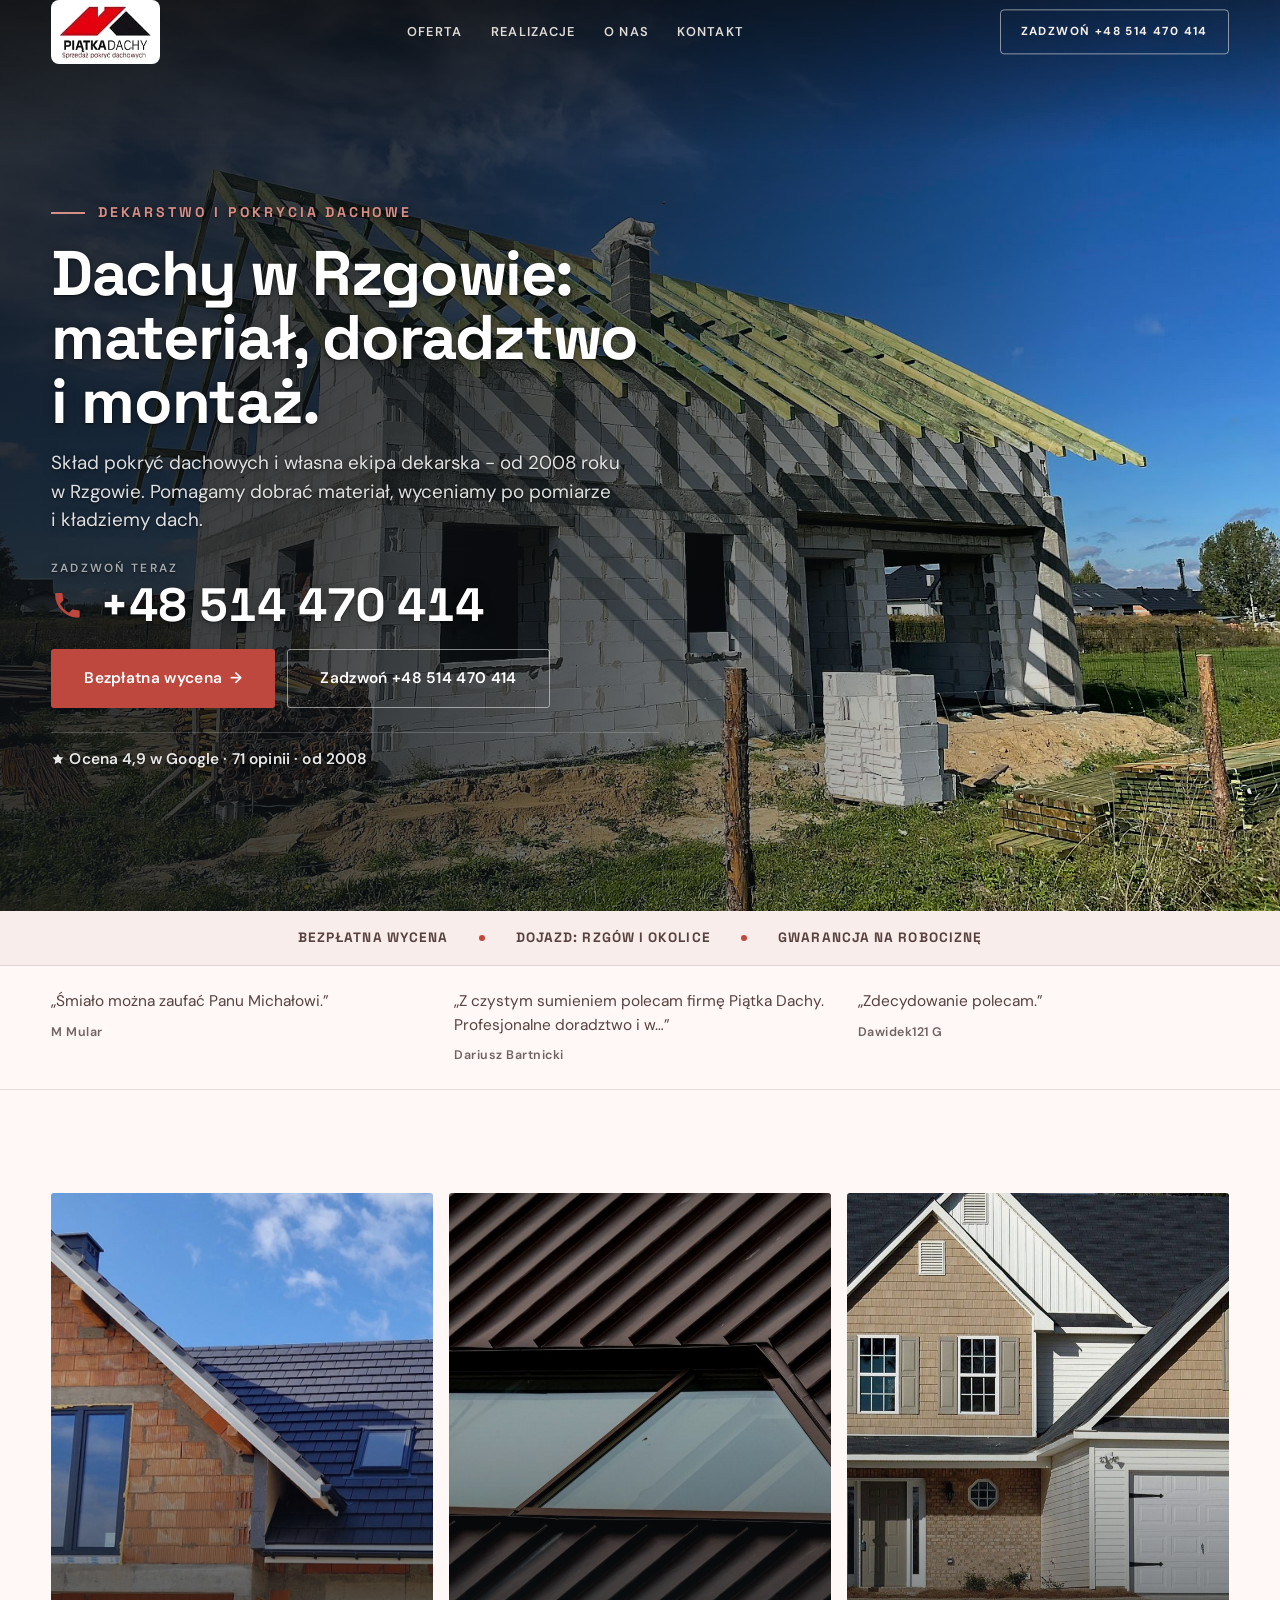
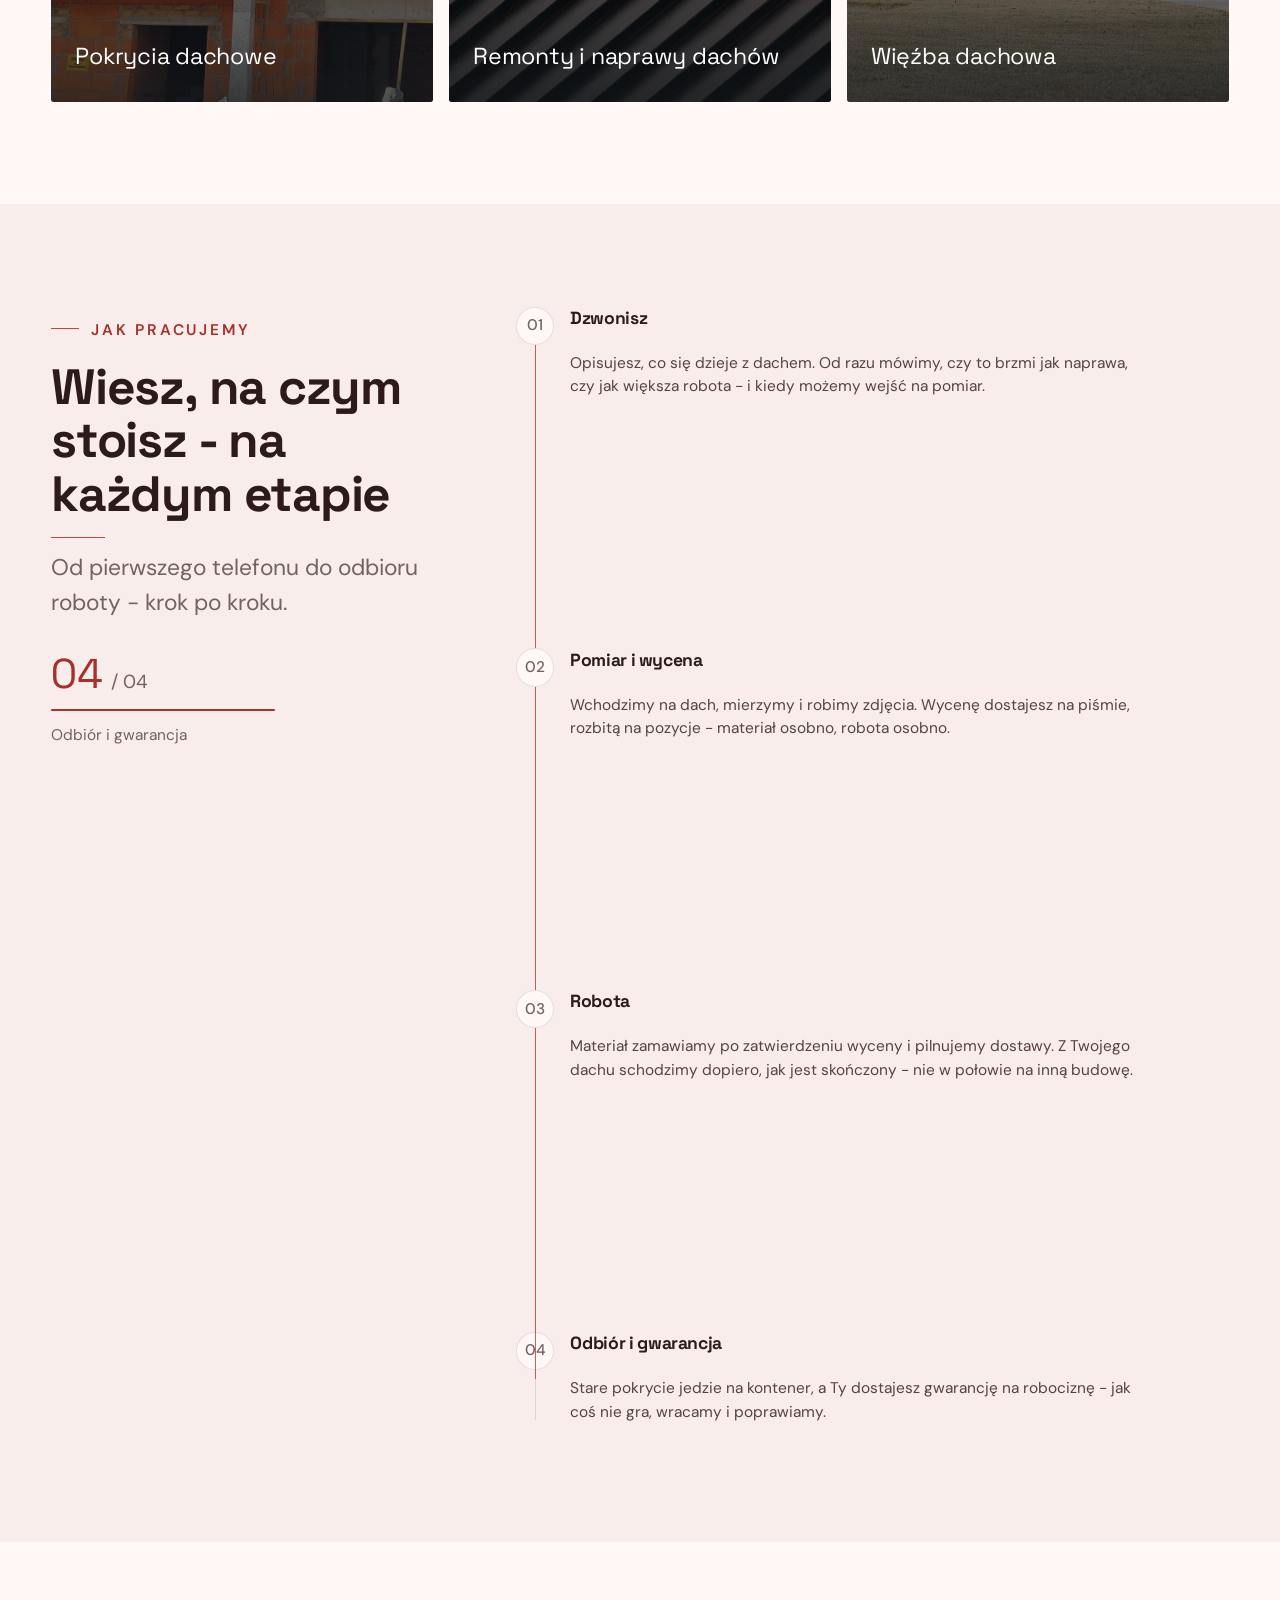
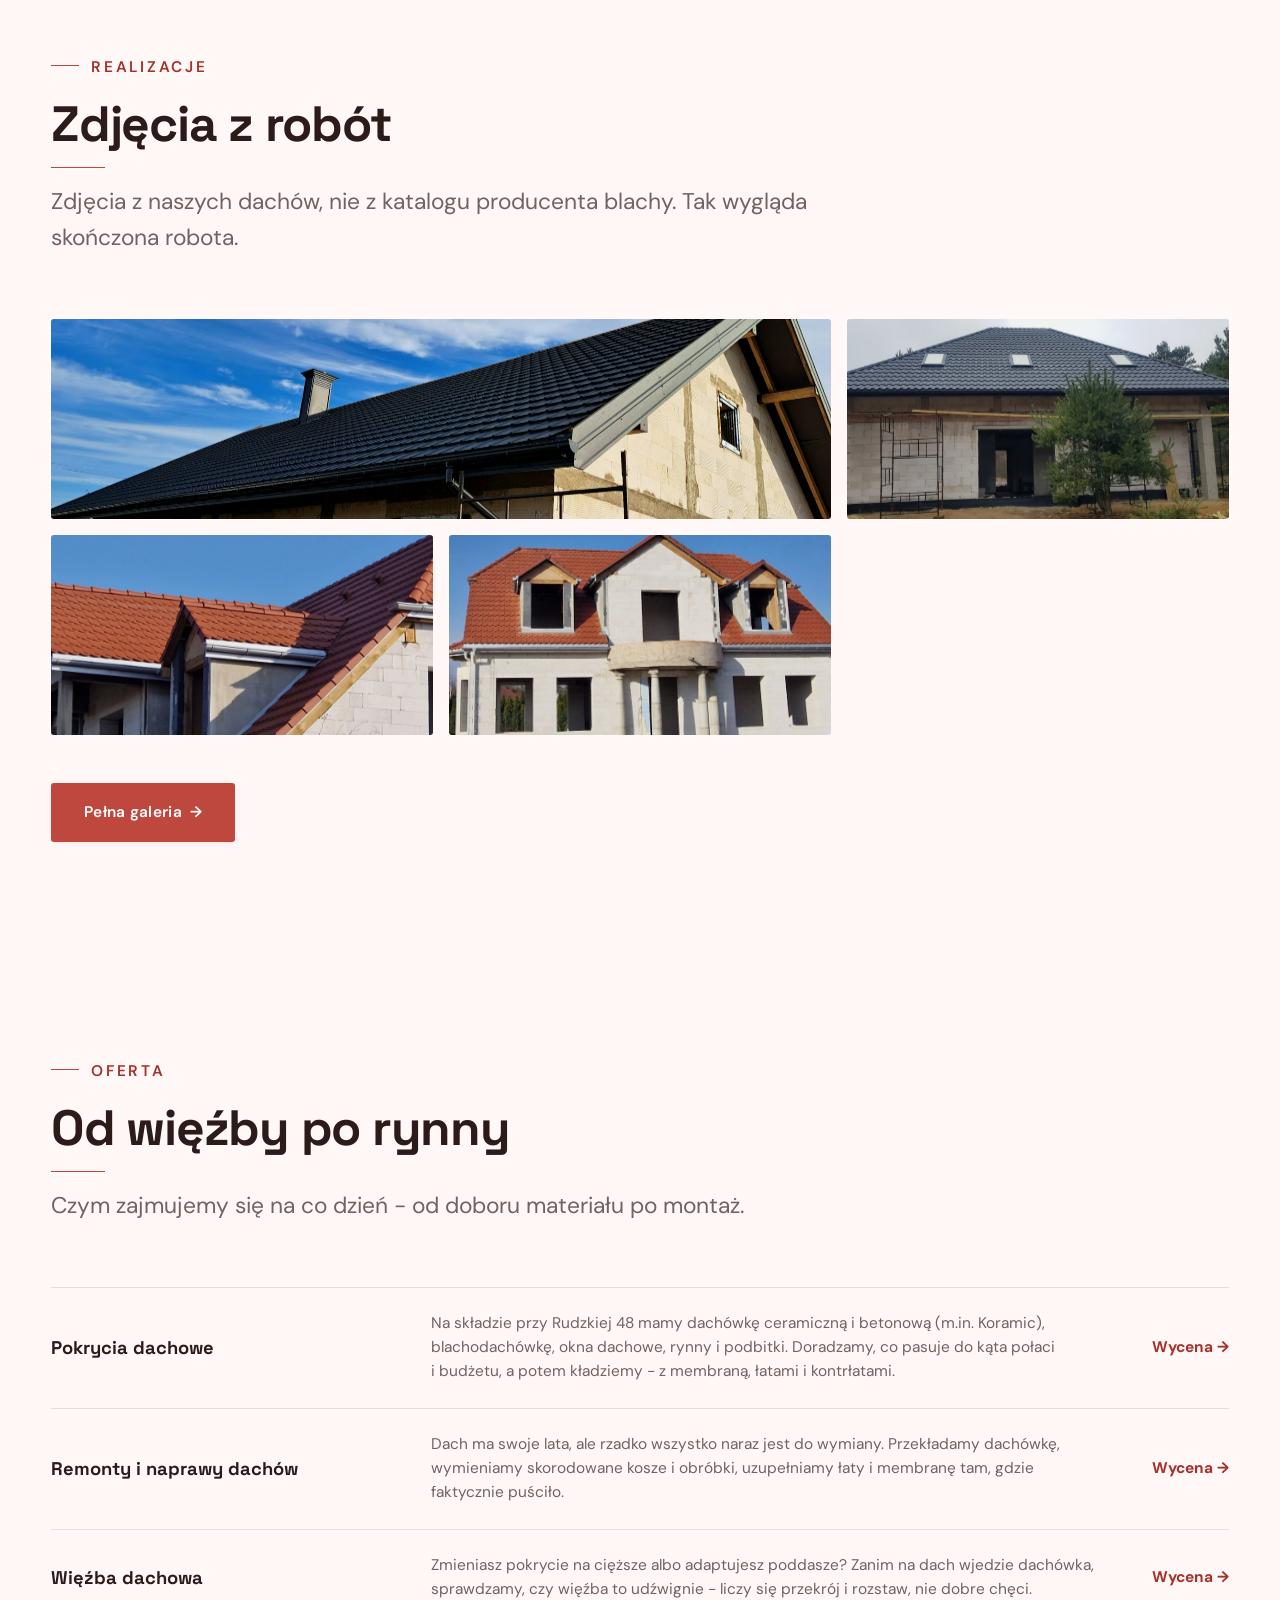
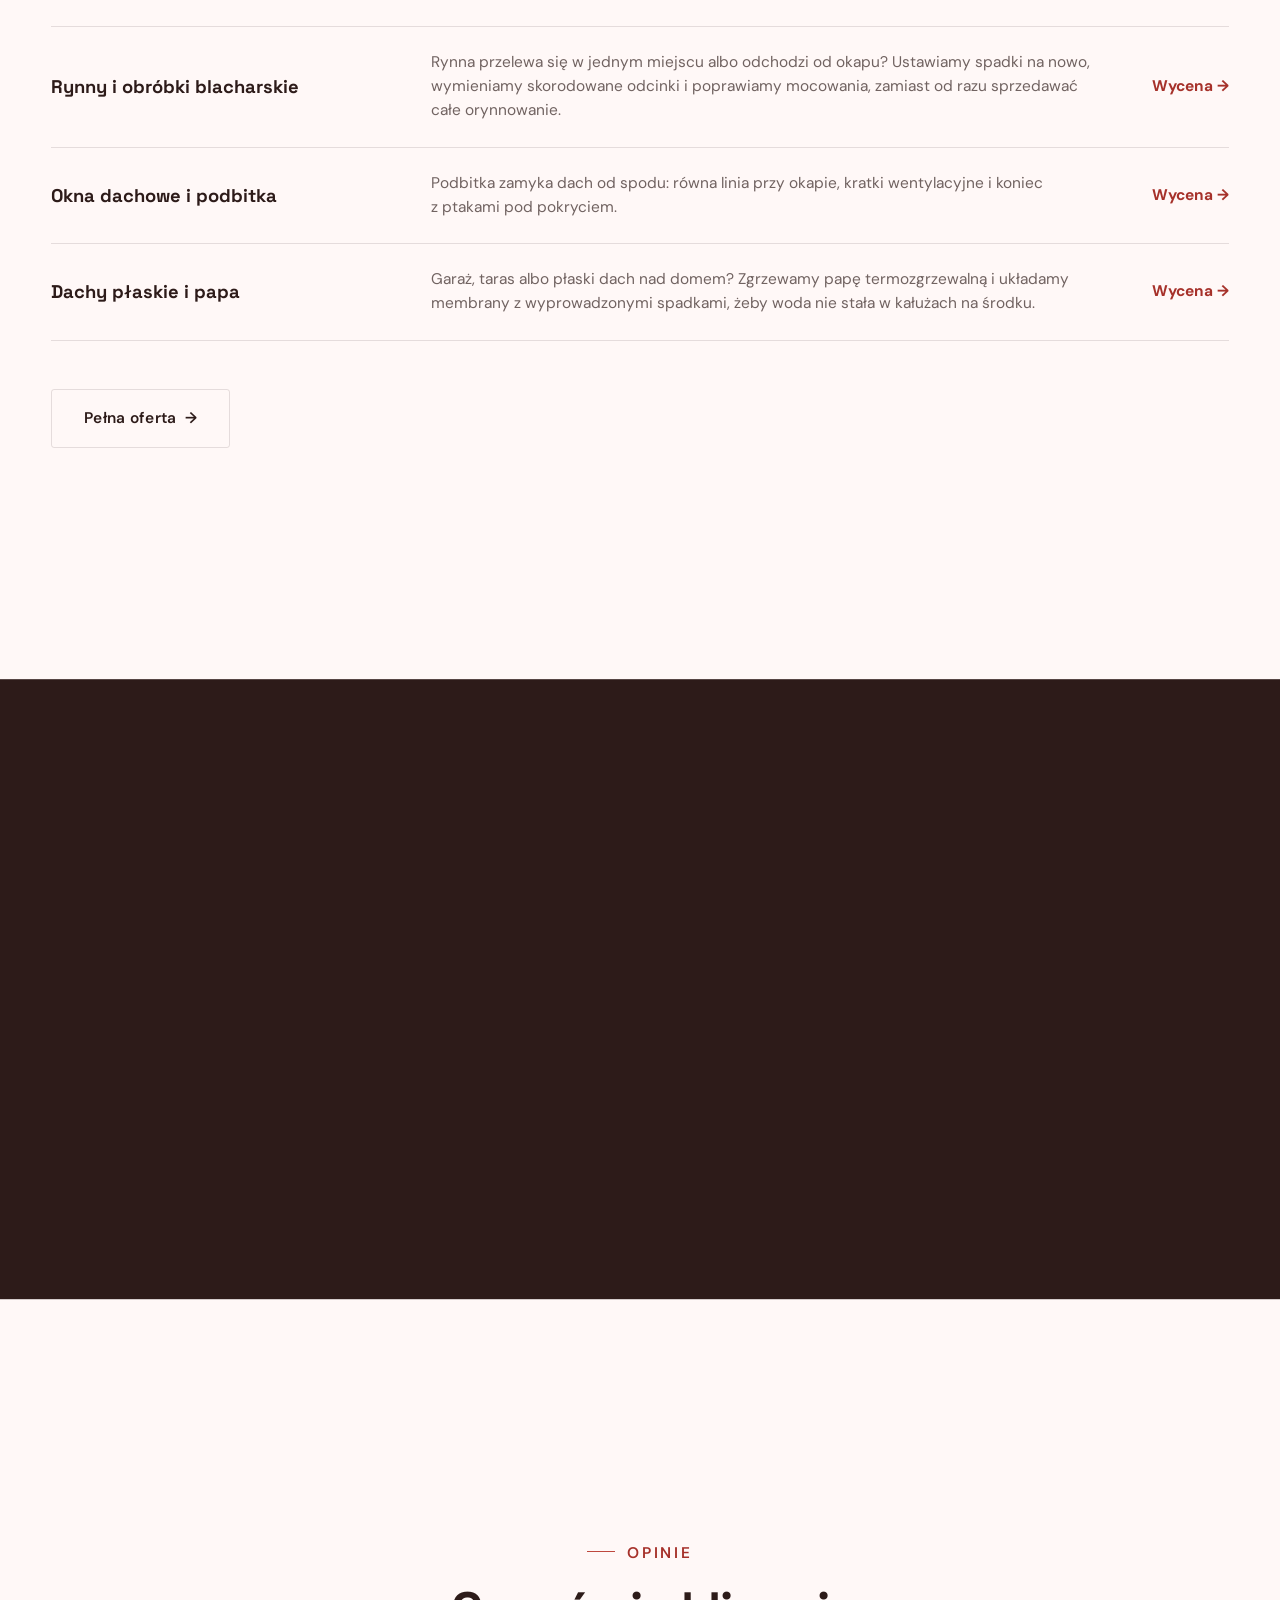
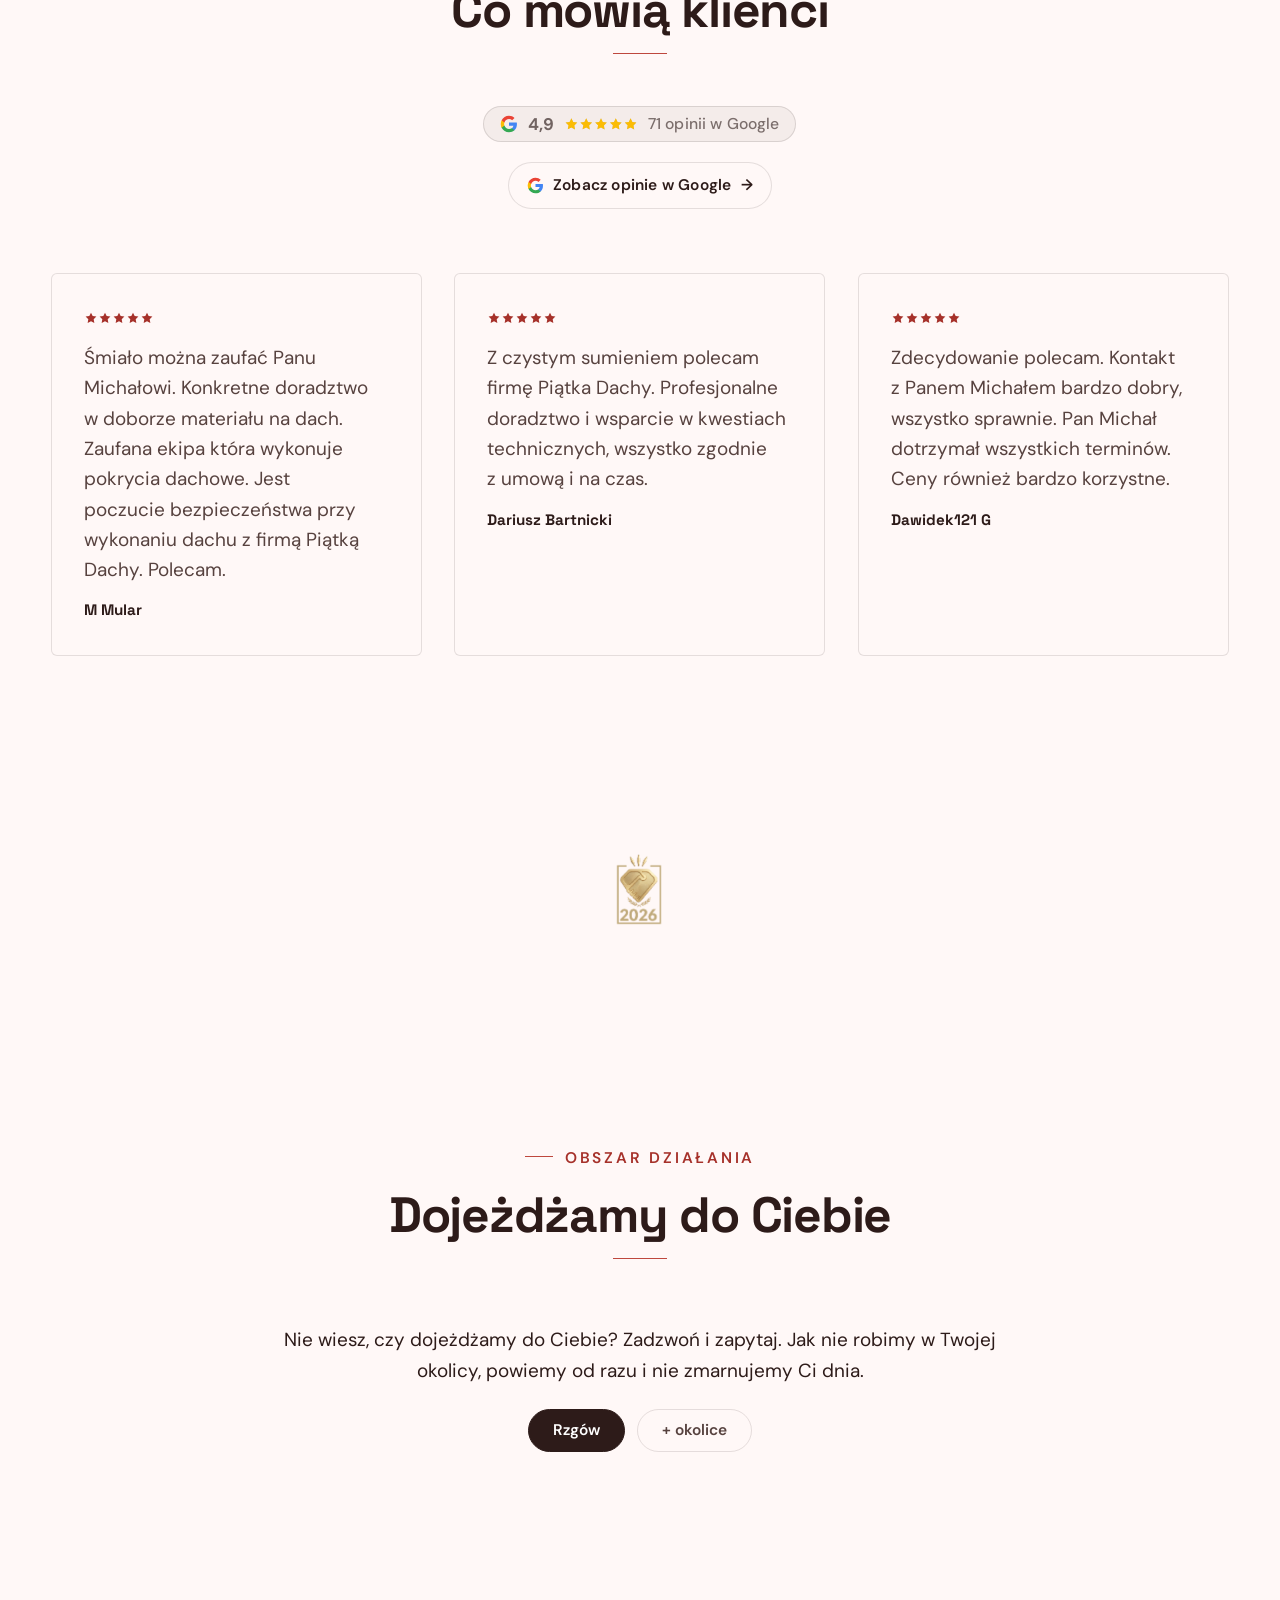
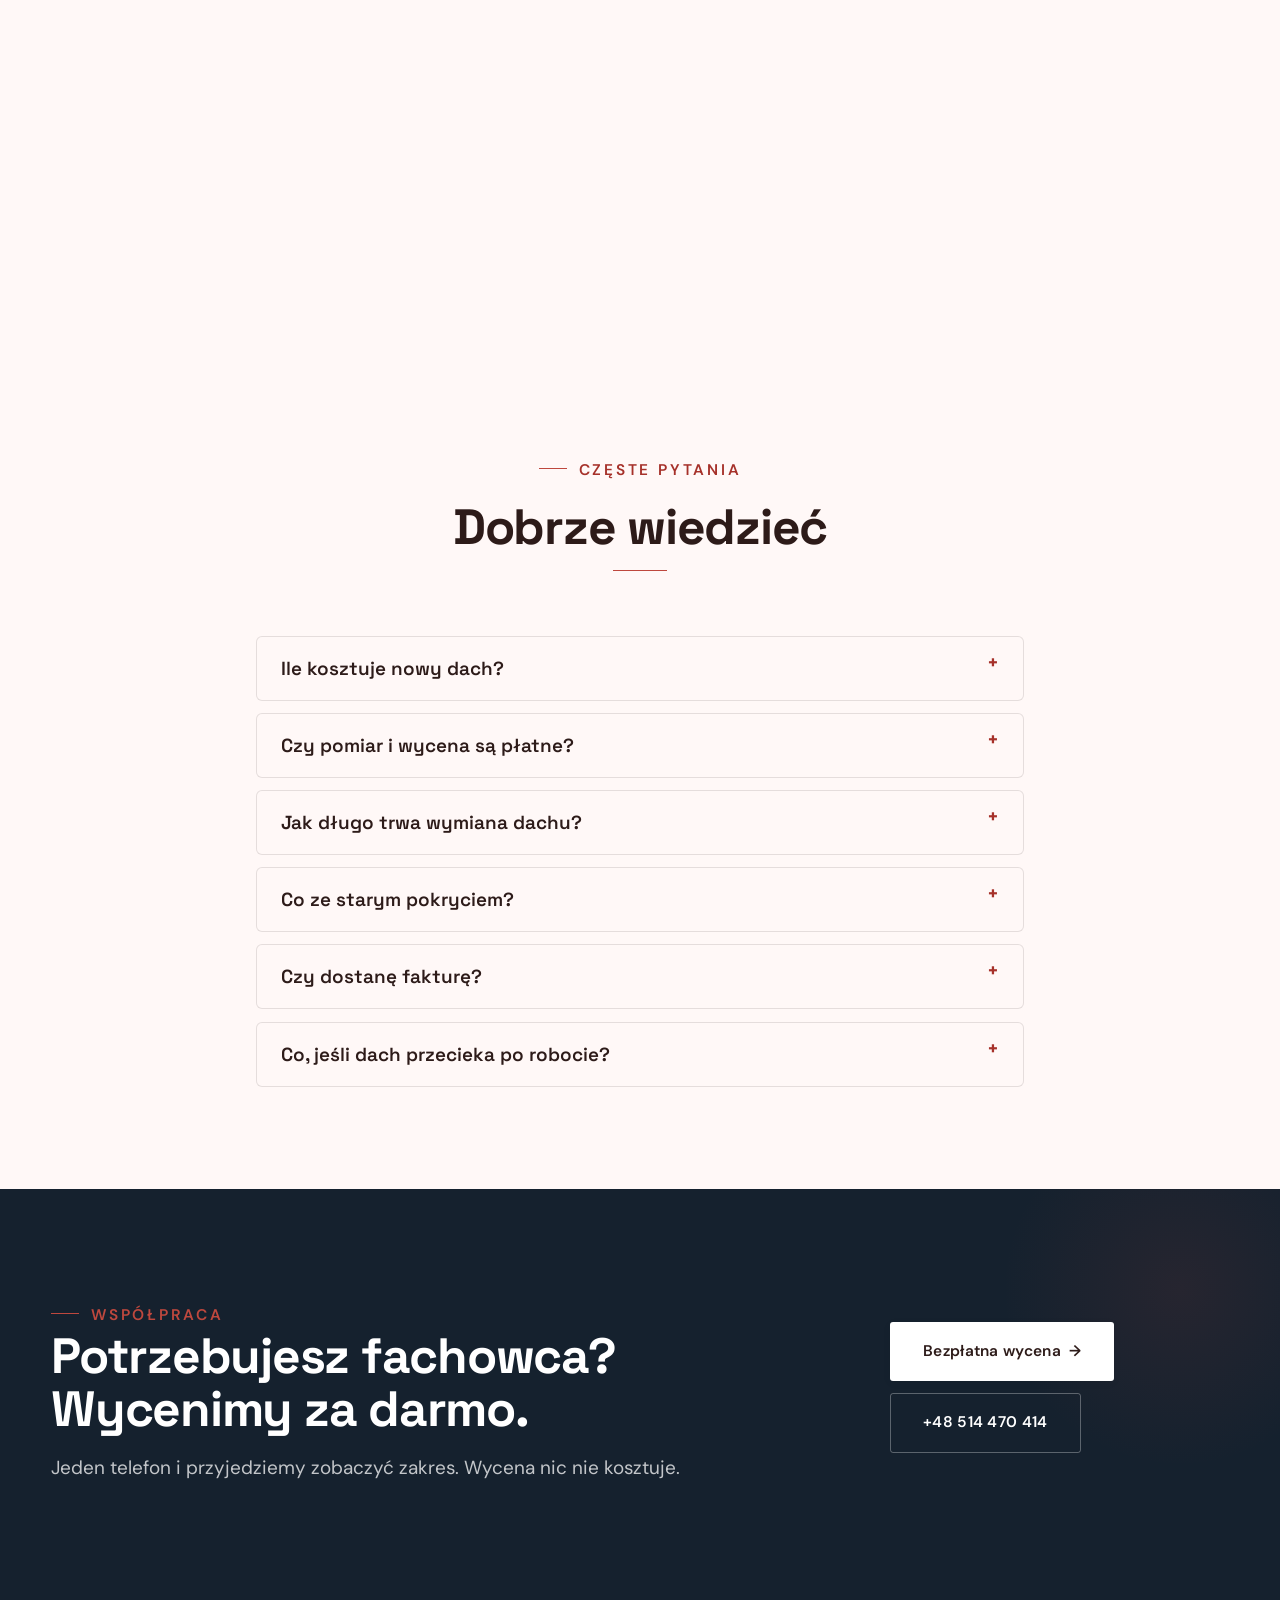
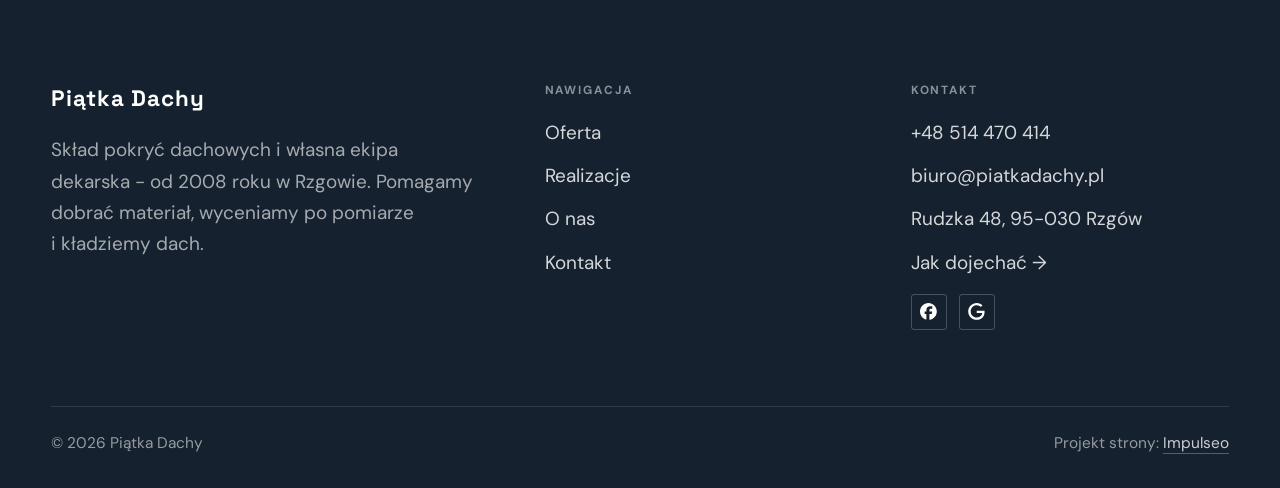
<file: index.html>
<!DOCTYPE html>
<html lang="pl">
<head>
<meta charset="UTF-8">
<meta name="viewport" content="width=device-width, initial-scale=1.0">
<title>Piątka Dachy - pokrycia dachowe i montaż, Rzgów</title>
<meta name="description" content="Piątka Dachy, Rzgów: skład pokryć dachowych, doradztwo i montaż. Nowe dachy, remonty, więźba, rynny i obróbki. Zadzwoń: +48 514 470 414.">
<link rel="canonical" href="https://kris20032.github.io/piatka-dachy/">
<meta name="robots" content="noindex, nofollow">
<meta property="og:type" content="website">
<meta property="og:locale" content="pl_PL">
<meta property="og:site_name" content="Piątka Dachy">
<meta property="og:title" content="Piątka Dachy - dachy nowe i remonty">
<meta property="og:description" content="Piątka Dachy, Rzgów: skład pokryć dachowych, doradztwo i montaż. Nowe dachy, remonty, więźba, rynny i obróbki. Zadzwoń: +48 514 470 414.">
<meta property="og:url" content="https://kris20032.github.io/piatka-dachy/">
<meta property="og:image" content="https://kris20032.github.io/piatka-dachy/img/og.jpg">
<meta property="og:image:width" content="1200">
<meta property="og:image:height" content="630">
<meta name="twitter:card" content="summary_large_image">
<script type="application/ld+json">{"@context": "https://schema.org", "@type": "RoofingContractor", "name": "Piątka Dachy", "url": "https://kris20032.github.io/piatka-dachy/", "telephone": "+48514470414", "image": "https://kris20032.github.io/piatka-dachy/img/og.jpg", "areaServed": "Rzgów", "sameAs": ["https://www.facebook.com/p/Pi%C4%85tka-DACHY-100063633815248/", "https://maps.google.com/?cid=10176725856638982650"]}</script>
<link rel="preconnect" href="https://fonts.googleapis.com">
<link rel="preconnect" href="https://fonts.gstatic.com" crossorigin>
<link href="https://fonts.googleapis.com/css2?family=Space+Grotesk:wght@500;600;700&family=DM+Sans:opsz,wght@9..40,400;9..40,500;9..40,600&display=swap" rel="stylesheet">
<link rel="stylesheet" href="assets/styles.css?v=67a41be7">
</head>
<body>

<header class="nav">
  <div class="wrap nav-inner">
    <a class="brand brand-has-logo" href="index.html"><img class="brand-logo" src="img/logo.png" alt="Piątka Dachy" width="162" height="96" decoding="async"></a>
    <nav class="nav-links">
      <a href="oferta.html">Oferta</a>
      <a href="realizacje.html">Realizacje</a>
      <a href="o-nas.html">O nas</a>
      <a href="kontakt.html">Kontakt</a>
      <a href="tel:+48514470414" class="btn btn-accent">Zadzwoń +48 514 470 414</a>
    </nav>
    <button class="nav-toggle" aria-label="Menu"><span></span><span></span><span></span></button>
  </div>
</header>

<main>
<section class="hero-fach">
  <img class="hf-photo" src="img/hero.jpg" fetchpriority="high" data-rotate="img/g2.jpg|img/g4.jpg" alt="Piątka Dachy" width="1600" height="900">
  <div class="hf-panel">
    <div class="hf-inner">
      <span class="hf-kicker">Dekarstwo i pokrycia dachowe</span>
      <h1 class="hf-title">Dachy w Rzgowie: materiał, doradztwo i montaż. <em></em></h1>
      <p class="hf-lead">Skład pokryć dachowych i własna ekipa dekarska - od 2008 roku w Rzgowie. Pomagamy dobrać materiał, wyceniamy po pomiarze i kładziemy dach.</p>
      <a class="hf-phone" href="tel:+48514470414"><span class="hf-phone-lab">Zadzwoń teraz</span><span class="hf-phone-num"><svg class="ico-tel" width="16" height="16" viewBox="0 0 24 24" fill="none" aria-hidden="true"><path d="M6.6 10.8a15.5 15.5 0 0 0 6.6 6.6l2.2-2.2a1 1 0 0 1 1-.24 11.4 11.4 0 0 0 3.6.58 1 1 0 0 1 1 1V20a1 1 0 0 1-1 1A17 17 0 0 1 3 4a1 1 0 0 1 1-1h3.5a1 1 0 0 1 1 1c0 1.25.2 2.46.58 3.6a1 1 0 0 1-.25 1l-2.23 2.2Z" fill="currentColor"/></svg> +48 514 470 414</span></a>
      <div class="hf-actions">
        <a href="kontakt.html" class="btn btn-accent">Bezpłatna wycena <span class="arr">→</span></a>
        <a href="tel:+48514470414" class="btn btn-ghost hf-ghost">Zadzwoń +48 514 470 414</a>
      </div>
      <div class="hf-trust"><svg class="ico-star" width="14" height="14" viewBox="0 0 24 24" style="vertical-align:-2px" aria-hidden="true"><path d="M12 2.8l2.85 5.8 6.4.93-4.63 4.5 1.1 6.37L12 17.4l-5.72 3 1.1-6.37-4.63-4.5 6.4-.93L12 2.8Z" fill="currentColor"/></svg> Ocena 4,9 w Google · 71 opinii · od 2008</div>
    </div>
  </div>
</section>
<section class="fach-promise">
  <div class="wrap">
    <ul class="fp-row reveal"><li>Bezpłatna wycena</li><li>Dojazd: Rzgów i okolice</li><li>Gwarancja na robociznę</li></ul>
  </div>
</section>
<section class="opinie-mini" aria-label="Opinie klientów">
  <div class="wrap">
    <div class="om-row">
      <div class="om-item reveal"><blockquote>„Śmiało można zaufać Panu Michałowi.”</blockquote><span class="om-autor">M Mular</span></div>
      <div class="om-item reveal"><blockquote>„Z czystym sumieniem polecam firmę Piątka Dachy. Profesjonalne doradztwo i w…”</blockquote><span class="om-autor">Dariusz Bartnicki</span></div>
      <div class="om-item reveal"><blockquote>„Zdecydowanie polecam.”</blockquote><span class="om-autor">Dawidek121 G</span></div>
    </div>
  </div>
</section>
<section class="gateways-band">
  <div class="wrap">
    <div class="gateways">
      <a href="oferta.html" class="gateway reveal"><img src="img/g9.jpg" alt="Pokrycia dachowe" loading="lazy" width="1600" height="1068" decoding="async"><span class="g-ttl">Pokrycia dachowe</span></a>
      <a href="oferta.html" class="gateway reveal"><img src="img/g10.jpg" alt="Remonty i naprawy dachów" loading="lazy" width="1600" height="1066" decoding="async"><span class="g-ttl">Remonty i naprawy dachów</span></a>
      <a href="oferta.html" class="gateway reveal"><img src="img/g11.jpg" alt="Więźba dachowa" loading="lazy" width="1600" height="1049" decoding="async"><span class="g-ttl">Więźba dachowa</span></a>
    </div>
  </div>
</section>
<section class="proces proces-os fachowcy">
  <div class="wrap proc-grid">
    <div class="proc-side">
      <div class="head reveal">
        <span class="eyebrow">Jak pracujemy</span>
        <h2>Wiesz, na czym stoisz - na każdym etapie</h2>
        <p>Od pierwszego telefonu do odbioru roboty - krok po kroku.</p>
      </div>
      <div class="proc-count" aria-hidden="true"><span class="pc-cur">01</span><span class="pc-all">/ 04</span></div>
      <div class="proc-bar" aria-hidden="true"><i></i></div>
      <p class="proc-now" aria-hidden="true">Dzwonisz</p>
    </div>
    <ol class="proces-line">
      <li class="reveal"><span class="pno">01</span><h3>Dzwonisz</h3><p>Opisujesz, co się dzieje z dachem. Od razu mówimy, czy to brzmi jak naprawa, czy jak większa robota - i kiedy możemy wejść na pomiar.</p></li>
      <li class="reveal"><span class="pno">02</span><h3>Pomiar i wycena</h3><p>Wchodzimy na dach, mierzymy i robimy zdjęcia. Wycenę dostajesz na piśmie, rozbitą na pozycje - materiał osobno, robota osobno.</p></li>
      <li class="reveal"><span class="pno">03</span><h3>Robota</h3><p>Materiał zamawiamy po zatwierdzeniu wyceny i pilnujemy dostawy. Z Twojego dachu schodzimy dopiero, jak jest skończony - nie w połowie na inną budowę.</p></li>
      <li class="reveal"><span class="pno">04</span><h3>Odbiór i gwarancja</h3><p>Stare pokrycie jedzie na kontener, a Ty dostajesz gwarancję na robociznę - jak coś nie gra, wracamy i poprawiamy.</p></li>
    </ol>
  </div>
</section>
<section>
  <div class="wrap">
    <div class="head reveal">
      <span class="eyebrow">Realizacje</span>
      <h2>Zdjęcia z robót</h2>
      <p>Zdjęcia z naszych dachów, nie z katalogu producenta blachy. Tak wygląda skończona robota.</p>
    </div>
    <div class="gallery">
      <div class="tile t-two3 reveal"><img src="img/g1.jpg" alt="Piątka Dachy" loading="lazy" width="1528" height="606" decoding="async"></div>
      <div class="tile t-third reveal"><img src="img/g3.jpg" alt="Piątka Dachy" loading="lazy" width="1554" height="724" decoding="async"></div>
      <div class="tile t-third reveal"><img src="img/g5.jpg" alt="Piątka Dachy" loading="lazy" width="1236" height="664" decoding="async"></div>
      <div class="tile t-third reveal"><img src="img/g6.jpg" alt="Piątka Dachy" loading="lazy" width="1260" height="874" decoding="async"></div>
      <div class="tile t-third reveal"><img src="img/g7.jpg" alt="Piątka Dachy" loading="lazy" width="1550" height="410" decoding="async"></div>
    </div>
    <div style="margin-top:var(--space-7)" class="reveal"><a href="realizacje.html" class="btn btn-accent">Pełna galeria <span class="arr">→</span></a></div>
  </div>
</section>
<section class="fach-uslugi">
  <div class="wrap">
    <div class="head reveal">
      <span class="eyebrow">Oferta</span>
      <h2>Od więźby po rynny</h2>
      <p>Czym zajmujemy się na co dzień - od doboru materiału po montaż.</p>
    </div>
    <ul class="fu-list">
      <li class="fu-row reveal"><div class="fu-name">Pokrycia dachowe</div><div class="fu-desc">Na składzie przy Rudzkiej 48 mamy dachówkę ceramiczną i betonową (m.in. Koramic), blachodachówkę, okna dachowe, rynny i podbitki. Doradzamy, co pasuje do kąta połaci i budżetu, a potem kładziemy - z membraną, łatami i kontrłatami.</div><a class="fu-cta" href="kontakt.html">Wycena <span class="arr">→</span></a></li>
      <li class="fu-row reveal"><div class="fu-name">Remonty i naprawy dachów</div><div class="fu-desc">Dach ma swoje lata, ale rzadko wszystko naraz jest do wymiany. Przekładamy dachówkę, wymieniamy skorodowane kosze i obróbki, uzupełniamy łaty i membranę tam, gdzie faktycznie puściło.</div><a class="fu-cta" href="kontakt.html">Wycena <span class="arr">→</span></a></li>
      <li class="fu-row reveal"><div class="fu-name">Więźba dachowa</div><div class="fu-desc">Zmieniasz pokrycie na cięższe albo adaptujesz poddasze? Zanim na dach wjedzie dachówka, sprawdzamy, czy więźba to udźwignie - liczy się przekrój i rozstaw, nie dobre chęci.</div><a class="fu-cta" href="kontakt.html">Wycena <span class="arr">→</span></a></li>
      <li class="fu-row reveal"><div class="fu-name">Rynny i obróbki blacharskie</div><div class="fu-desc">Rynna przelewa się w jednym miejscu albo odchodzi od okapu? Ustawiamy spadki na nowo, wymieniamy skorodowane odcinki i poprawiamy mocowania, zamiast od razu sprzedawać całe orynnowanie.</div><a class="fu-cta" href="kontakt.html">Wycena <span class="arr">→</span></a></li>
      <li class="fu-row reveal"><div class="fu-name">Okna dachowe i podbitka</div><div class="fu-desc">Podbitka zamyka dach od spodu: równa linia przy okapie, kratki wentylacyjne i koniec z ptakami pod pokryciem.</div><a class="fu-cta" href="kontakt.html">Wycena <span class="arr">→</span></a></li>
      <li class="fu-row reveal"><div class="fu-name">Dachy płaskie i papa</div><div class="fu-desc">Garaż, taras albo płaski dach nad domem? Zgrzewamy papę termozgrzewalną i układamy membrany z wyprowadzonymi spadkami, żeby woda nie stała w kałużach na środku.</div><a class="fu-cta" href="kontakt.html">Wycena <span class="arr">→</span></a></li>
    </ul>
    <div style="margin-top:var(--space-7)" class="reveal"><a href="oferta.html" class="btn btn-ghost">Pełna oferta <span class="arr">→</span></a></div>
  </div>
</section>
<section class="stopklatka" aria-hidden="true">
  <div class="stk-bg" style="background-image:url(img/g12.jpg)"></div>
</section>
<section class="opinie">
  <div class="wrap">
    <div class="head center reveal">
      <span class="eyebrow">Opinie</span>
      <h2>Co mówią klienci</h2>
    </div>
    <p class="op-meta reveal"><span class="g-badge"><svg class="gb-ico" viewBox="0 0 24 24" width="18" height="18" aria-hidden="true"><path fill="#4285F4" d="M22.56 12.25c0-.78-.07-1.53-.2-2.25H12v4.26h5.92c-.26 1.37-1.04 2.53-2.21 3.31v2.77h3.57c2.08-1.92 3.28-4.74 3.28-8.09z"/><path fill="#34A853" d="M12 23c2.97 0 5.46-.98 7.28-2.66l-3.57-2.77c-.98.66-2.23 1.06-3.71 1.06-2.86 0-5.29-1.93-6.16-4.53H2.18v2.84C3.99 20.53 7.7 23 12 23z"/><path fill="#FBBC05" d="M5.84 14.09c-.22-.66-.35-1.36-.35-2.09s.13-1.43.35-2.09V7.07H2.18C1.43 8.55 1 10.22 1 12s.43 3.45 1.18 4.93l2.85-2.22.81-.62z"/><path fill="#EA4335" d="M12 5.38c1.62 0 3.06.56 4.21 1.64l3.15-3.15C17.45 2.09 14.97 1 12 1 7.7 1 3.99 3.47 2.18 7.07l3.66 2.84c.87-2.6 3.3-4.53 6.16-4.53z"/></svg><b class="gb-ocena">4,9</b><svg class="gb-stars" viewBox="0 0 90 18" width="74" height="14.8" aria-hidden="true"><g fill="currentColor" opacity=".26"><path transform="translate(0,0)" d="M9 1.6l2.2 4.46 4.92.72-3.56 3.47.84 4.9L9 12.74l-4.4 2.31.84-4.9L1.88 6.68l4.92-.72L9 1.6Z"/><path transform="translate(18,0)" d="M9 1.6l2.2 4.46 4.92.72-3.56 3.47.84 4.9L9 12.74l-4.4 2.31.84-4.9L1.88 6.68l4.92-.72L9 1.6Z"/><path transform="translate(36,0)" d="M9 1.6l2.2 4.46 4.92.72-3.56 3.47.84 4.9L9 12.74l-4.4 2.31.84-4.9L1.88 6.68l4.92-.72L9 1.6Z"/><path transform="translate(54,0)" d="M9 1.6l2.2 4.46 4.92.72-3.56 3.47.84 4.9L9 12.74l-4.4 2.31.84-4.9L1.88 6.68l4.92-.72L9 1.6Z"/><path transform="translate(72,0)" d="M9 1.6l2.2 4.46 4.92.72-3.56 3.47.84 4.9L9 12.74l-4.4 2.31.84-4.9L1.88 6.68l4.92-.72L9 1.6Z"/></g><clipPath id="gs980"><rect x="0" y="0" width="88.2" height="18"/></clipPath><g fill="#FBBC04" clip-path="url(#gs980)"><path transform="translate(0,0)" d="M9 1.6l2.2 4.46 4.92.72-3.56 3.47.84 4.9L9 12.74l-4.4 2.31.84-4.9L1.88 6.68l4.92-.72L9 1.6Z"/><path transform="translate(18,0)" d="M9 1.6l2.2 4.46 4.92.72-3.56 3.47.84 4.9L9 12.74l-4.4 2.31.84-4.9L1.88 6.68l4.92-.72L9 1.6Z"/><path transform="translate(36,0)" d="M9 1.6l2.2 4.46 4.92.72-3.56 3.47.84 4.9L9 12.74l-4.4 2.31.84-4.9L1.88 6.68l4.92-.72L9 1.6Z"/><path transform="translate(54,0)" d="M9 1.6l2.2 4.46 4.92.72-3.56 3.47.84 4.9L9 12.74l-4.4 2.31.84-4.9L1.88 6.68l4.92-.72L9 1.6Z"/><path transform="translate(72,0)" d="M9 1.6l2.2 4.46 4.92.72-3.56 3.47.84 4.9L9 12.74l-4.4 2.31.84-4.9L1.88 6.68l4.92-.72L9 1.6Z"/></g></svg><span class="gb-txt">71 opinii w Google</span></span></p>
    <p class="op-meta reveal"><a class="op-google" href="https://maps.google.com/?cid=10176725856638982650" target="_blank" rel="noopener"><svg class="op-g-ico" viewBox="0 0 24 24" width="17" height="17" aria-hidden="true"><path fill="#4285F4" d="M22.56 12.25c0-.78-.07-1.53-.2-2.25H12v4.26h5.92c-.26 1.37-1.04 2.53-2.21 3.31v2.77h3.57c2.08-1.92 3.28-4.74 3.28-8.09z"/><path fill="#34A853" d="M12 23c2.97 0 5.46-.98 7.28-2.66l-3.57-2.77c-.98.66-2.23 1.06-3.71 1.06-2.86 0-5.29-1.93-6.16-4.53H2.18v2.84C3.99 20.53 7.7 23 12 23z"/><path fill="#FBBC05" d="M5.84 14.09c-.22-.66-.35-1.36-.35-2.09s.13-1.43.35-2.09V7.07H2.18C1.43 8.55 1 10.22 1 12s.43 3.45 1.18 4.93l2.85-2.22.81-.62z"/><path fill="#EA4335" d="M12 5.38c1.62 0 3.06.56 4.21 1.64l3.15-3.15C17.45 2.09 14.97 1 12 1 7.7 1 3.99 3.47 2.18 7.07l3.66 2.84c.87-2.6 3.3-4.53 6.16-4.53z"/></svg><span>Zobacz opinie w Google</span><span class="arr">→</span></a></p>
    <div class="opinie-grid">
      <figure class="op-card reveal"><span class="op-star"><svg class="ico-star" width="14" height="14" viewBox="0 0 24 24" style="vertical-align:-2px" aria-hidden="true"><path d="M12 2.8l2.85 5.8 6.4.93-4.63 4.5 1.1 6.37L12 17.4l-5.72 3 1.1-6.37-4.63-4.5 6.4-.93L12 2.8Z" fill="currentColor"/></svg><svg class="ico-star" width="14" height="14" viewBox="0 0 24 24" style="vertical-align:-2px" aria-hidden="true"><path d="M12 2.8l2.85 5.8 6.4.93-4.63 4.5 1.1 6.37L12 17.4l-5.72 3 1.1-6.37-4.63-4.5 6.4-.93L12 2.8Z" fill="currentColor"/></svg><svg class="ico-star" width="14" height="14" viewBox="0 0 24 24" style="vertical-align:-2px" aria-hidden="true"><path d="M12 2.8l2.85 5.8 6.4.93-4.63 4.5 1.1 6.37L12 17.4l-5.72 3 1.1-6.37-4.63-4.5 6.4-.93L12 2.8Z" fill="currentColor"/></svg><svg class="ico-star" width="14" height="14" viewBox="0 0 24 24" style="vertical-align:-2px" aria-hidden="true"><path d="M12 2.8l2.85 5.8 6.4.93-4.63 4.5 1.1 6.37L12 17.4l-5.72 3 1.1-6.37-4.63-4.5 6.4-.93L12 2.8Z" fill="currentColor"/></svg><svg class="ico-star" width="14" height="14" viewBox="0 0 24 24" style="vertical-align:-2px" aria-hidden="true"><path d="M12 2.8l2.85 5.8 6.4.93-4.63 4.5 1.1 6.37L12 17.4l-5.72 3 1.1-6.37-4.63-4.5 6.4-.93L12 2.8Z" fill="currentColor"/></svg></span><blockquote>Śmiało można zaufać Panu Michałowi. Konkretne doradztwo w doborze materiału na dach. Zaufana ekipa która wykonuje pokrycia dachowe. Jest poczucie bezpieczeństwa przy wykonaniu dachu z firmą Piątką Dachy. Polecam.</blockquote><span class="op-autor">M Mular</span></figure>
      <figure class="op-card reveal"><span class="op-star"><svg class="ico-star" width="14" height="14" viewBox="0 0 24 24" style="vertical-align:-2px" aria-hidden="true"><path d="M12 2.8l2.85 5.8 6.4.93-4.63 4.5 1.1 6.37L12 17.4l-5.72 3 1.1-6.37-4.63-4.5 6.4-.93L12 2.8Z" fill="currentColor"/></svg><svg class="ico-star" width="14" height="14" viewBox="0 0 24 24" style="vertical-align:-2px" aria-hidden="true"><path d="M12 2.8l2.85 5.8 6.4.93-4.63 4.5 1.1 6.37L12 17.4l-5.72 3 1.1-6.37-4.63-4.5 6.4-.93L12 2.8Z" fill="currentColor"/></svg><svg class="ico-star" width="14" height="14" viewBox="0 0 24 24" style="vertical-align:-2px" aria-hidden="true"><path d="M12 2.8l2.85 5.8 6.4.93-4.63 4.5 1.1 6.37L12 17.4l-5.72 3 1.1-6.37-4.63-4.5 6.4-.93L12 2.8Z" fill="currentColor"/></svg><svg class="ico-star" width="14" height="14" viewBox="0 0 24 24" style="vertical-align:-2px" aria-hidden="true"><path d="M12 2.8l2.85 5.8 6.4.93-4.63 4.5 1.1 6.37L12 17.4l-5.72 3 1.1-6.37-4.63-4.5 6.4-.93L12 2.8Z" fill="currentColor"/></svg><svg class="ico-star" width="14" height="14" viewBox="0 0 24 24" style="vertical-align:-2px" aria-hidden="true"><path d="M12 2.8l2.85 5.8 6.4.93-4.63 4.5 1.1 6.37L12 17.4l-5.72 3 1.1-6.37-4.63-4.5 6.4-.93L12 2.8Z" fill="currentColor"/></svg></span><blockquote>Z czystym sumieniem polecam firmę Piątka Dachy. Profesjonalne doradztwo i wsparcie w kwestiach technicznych, wszystko zgodnie z umową i na czas.</blockquote><span class="op-autor">Dariusz Bartnicki</span></figure>
      <figure class="op-card reveal"><span class="op-star"><svg class="ico-star" width="14" height="14" viewBox="0 0 24 24" style="vertical-align:-2px" aria-hidden="true"><path d="M12 2.8l2.85 5.8 6.4.93-4.63 4.5 1.1 6.37L12 17.4l-5.72 3 1.1-6.37-4.63-4.5 6.4-.93L12 2.8Z" fill="currentColor"/></svg><svg class="ico-star" width="14" height="14" viewBox="0 0 24 24" style="vertical-align:-2px" aria-hidden="true"><path d="M12 2.8l2.85 5.8 6.4.93-4.63 4.5 1.1 6.37L12 17.4l-5.72 3 1.1-6.37-4.63-4.5 6.4-.93L12 2.8Z" fill="currentColor"/></svg><svg class="ico-star" width="14" height="14" viewBox="0 0 24 24" style="vertical-align:-2px" aria-hidden="true"><path d="M12 2.8l2.85 5.8 6.4.93-4.63 4.5 1.1 6.37L12 17.4l-5.72 3 1.1-6.37-4.63-4.5 6.4-.93L12 2.8Z" fill="currentColor"/></svg><svg class="ico-star" width="14" height="14" viewBox="0 0 24 24" style="vertical-align:-2px" aria-hidden="true"><path d="M12 2.8l2.85 5.8 6.4.93-4.63 4.5 1.1 6.37L12 17.4l-5.72 3 1.1-6.37-4.63-4.5 6.4-.93L12 2.8Z" fill="currentColor"/></svg><svg class="ico-star" width="14" height="14" viewBox="0 0 24 24" style="vertical-align:-2px" aria-hidden="true"><path d="M12 2.8l2.85 5.8 6.4.93-4.63 4.5 1.1 6.37L12 17.4l-5.72 3 1.1-6.37-4.63-4.5 6.4-.93L12 2.8Z" fill="currentColor"/></svg></span><blockquote>Zdecydowanie polecam. Kontakt z Panem Michałem bardzo dobry, wszystko sprawnie. Pan Michał dotrzymał wszystkich terminów. Ceny również bardzo korzystne.</blockquote><span class="op-autor">Dawidek121 G</span></figure>
    </div>
  </div>
</section>
<section class="odznaki">
  <div class="wrap">
    <ul class="odz-row">
      <li class="odz reveal"><img src="img/odznaka-1.png" alt="Złota Firma 2026" loading="lazy" decoding="async" width="215" height="215"></li>
    </ul>
  </div>
</section>
<section class="obszar">
  <div class="wrap">
    <div class="head center reveal">
      <span class="eyebrow">Obszar działania</span>
      <h2>Dojeżdżamy do Ciebie</h2>
    </div>
    <p class="obszar-txt reveal" style="text-align:center;max-width:60ch;margin:0 auto 1.4rem">Nie wiesz, czy dojeżdżamy do Ciebie? Zadzwoń i zapytaj. Jak nie robimy w Twojej okolicy, powiemy od razu i nie zmarnujemy Ci dnia.</p>
    <ul class="obszar-list reveal"><li class="is-home">Rzgów</li><li>+ okolice</li></ul>
    <div class="obszar-mapa reveal" style="margin-top:var(--space-7)">
      <iframe title="Obszar działania - Rzgów i okolice" src="https://maps.google.com/maps?q=51.675901%2C19.474779&amp;z=11&amp;output=embed" loading="lazy" referrerpolicy="no-referrer-when-downgrade" style="width:100%;height:clamp(280px,38vh,420px);border:0;display:block;border-radius:var(--r-md)"></iframe>
    </div>
  </div>
</section>
<section class="faq-klinika">
  <div class="wrap">
    <div class="head center reveal">
      <span class="eyebrow">Częste pytania</span>
      <h2>Dobrze wiedzieć</h2>
    </div>
    <div class="faq-list">
      <details class="faq-item reveal"><summary>Ile kosztuje nowy dach?</summary><p>Najwięcej robi pokrycie i skomplikowanie bryły - dwa kominy i trzy lukarny to inna robota niż prosta dwuspadówka. Dlatego wyceniamy dopiero po wejściu na dach, za to na piśmie.</p></details>
      <details class="faq-item reveal"><summary>Czy pomiar i wycena są płatne?</summary><p>Za wejście na dach i policzenie roboty nie bierzemy pieniędzy. Płacisz za dach, nie za rozmowę o nim.</p></details>
      <details class="faq-item reveal"><summary>Jak długo trwa wymiana dachu?</summary><p>Typowy dom to zwykle tydzień, dwa - zależnie od pokrycia i pogody. Termin i czas roboty znasz przed startem, a o przesunięciu przez pogodę mówimy od razu, nie po fakcie.</p></details>
      <details class="faq-item reveal"><summary>Co ze starym pokryciem?</summary><p>Rozbiórka i wywóz są w wycenie, chyba że umówimy się inaczej. Stary eternit oddajemy firmie z uprawnieniami do azbestu - tego nie wolno wywieźć byle gdzie i nie ma co ryzykować.</p></details>
      <details class="faq-item reveal"><summary>Czy dostanę fakturę?</summary><p>Tak - VAT albo paragon, jak wolisz. Przy większych dachach rozliczamy się etapami, po odebranej robocie.</p></details>
      <details class="faq-item reveal"><summary>Co, jeśli dach przecieka po robocie?</summary><p>Wracamy i sprawdzamy, gdzie puściło. Nasza robota - poprawiamy za darmo; przyczyna gdzie indziej - pokazujemy zdjęcia i mówimy, co z tym zrobić.</p></details>
    </div>
  </div>
</section>
<section class="cta">
  <div class="wrap">
    <div class="reveal">
      <span class="eyebrow">Współpraca</span>
      <h2>Potrzebujesz fachowca? Wycenimy za darmo.</h2>
      <p>Jeden telefon i przyjedziemy zobaczyć zakres. Wycena nic nie kosztuje.</p>
    </div>
    <div class="cta-actions reveal">
      <a href="kontakt.html" class="btn btn-light">Bezpłatna wycena <span class="arr">→</span></a>
      <a href="tel:+48514470414" class="btn btn-ghost btn-ghost-cta">+48 514 470 414</a>
    </div>
  </div>
</section>
</main>

<footer>
  <div class="wrap">
    <div class="foot-grid">
      <div class="foot-brand">
        <div class="name">Piątka Dachy</div>
        <p>Skład pokryć dachowych i własna ekipa dekarska - od 2008 roku w Rzgowie. Pomagamy dobrać materiał, wyceniamy po pomiarze i kładziemy dach.</p>
      </div>
      <div class="foot-col">
        <h4>Nawigacja</h4>
        <a href="oferta.html">Oferta</a>
        <a href="realizacje.html">Realizacje</a>
        <a href="o-nas.html">O nas</a>
        <a href="kontakt.html">Kontakt</a>
      </div>
      <div class="foot-col">
        <h4>Kontakt</h4>
        <a href="tel:+48514470414">+48 514 470 414</a>
        <a href="mailto:biuro@piatkadachy.pl">biuro@piatkadachy.pl</a>
        <p>Rudzka 48, 95-030 Rzgów</p>
        <a href="https://maps.google.com/?cid=10176725856638982650" target="_blank" rel="noopener">Jak dojechać →</a>
      <div class="foot-soc">
        <a class="soc" href="https://www.facebook.com/p/Pi%C4%85tka-DACHY-100063633815248/" target="_blank" rel="noopener" aria-label="Facebook - Piątka Dachy"><svg viewBox="0 0 24 24" aria-hidden="true" focusable="false"><path d="M9.101 23.691v-7.98H6.627v-3.667h2.474v-1.58c0-4.085 1.848-5.978 5.858-5.978.401 0 .955.042 1.468.103a8.68 8.68 0 0 1 1.141.195v3.325a8.623 8.623 0 0 0-.653-.036 26.805 26.805 0 0 0-.733-.009c-.707 0-1.259.096-1.675.309a1.686 1.686 0 0 0-.679.622c-.258.42-.374.995-.374 1.752v1.297h3.919l-.386 2.103-.287 1.564h-3.246v8.245C19.396 23.238 24 18.179 24 12.044c0-6.627-5.373-12-12-12s-12 5.373-12 12c0 5.628 3.874 10.35 9.101 11.647Z" fill="currentColor"/></svg></a>
        <a class="soc" href="https://maps.google.com/?cid=10176725856638982650" target="_blank" rel="noopener" aria-label="Google - Piątka Dachy"><svg viewBox="0 0 24 24" aria-hidden="true" focusable="false"><path d="M12.48 10.92v3.28h7.84c-.24 1.84-.853 3.187-1.787 4.133-1.147 1.147-2.933 2.4-6.053 2.4-4.827 0-8.6-3.893-8.6-8.72s3.773-8.72 8.6-8.72c2.6 0 4.507 1.027 5.907 2.347l2.307-2.307C18.747 1.44 16.133 0 12.48 0 5.867 0 .307 5.387.307 12s5.56 12 12.173 12c3.573 0 6.267-1.173 8.373-3.36 2.16-2.16 2.84-5.213 2.84-7.667 0-.76-.053-1.467-.173-2.053H12.48z" fill="currentColor"/></svg></a>
      </div>
      </div>
    </div>
    <div class="foot-bot">
      <span>© 2026 Piątka Dachy</span>
      <span>Projekt strony: <a class="foot-credit" href="https://impulseo.pl" target="_blank" rel="noopener">Impulseo</a></span>
    </div>
  </div>
</footer>
<div class="sticky-call"><a class="sc-call" href="tel:+48514470414"><svg class="ico-tel" width="16" height="16" viewBox="0 0 24 24" fill="none" aria-hidden="true"><path d="M6.6 10.8a15.5 15.5 0 0 0 6.6 6.6l2.2-2.2a1 1 0 0 1 1-.24 11.4 11.4 0 0 0 3.6.58 1 1 0 0 1 1 1V20a1 1 0 0 1-1 1A17 17 0 0 1 3 4a1 1 0 0 1 1-1h3.5a1 1 0 0 1 1 1c0 1.25.2 2.46.58 3.6a1 1 0 0 1-.25 1l-2.23 2.2Z" fill="currentColor"/></svg> Zadzwoń</a><a class="sc-quote" href="kontakt.html">Bezpłatna wycena</a></div>
<div class="demo-wazne" data-do="2026-09-14" data-cykl="3" hidden><svg class="dw-ico" width="13" height="13" viewBox="0 0 24 24" fill="none" aria-hidden="true"><circle cx="12" cy="12" r="8.6" stroke="currentColor" stroke-width="1.8"/><path d="M12 7.2V12l3.3 2" stroke="currentColor" stroke-width="1.8" stroke-linecap="round"/></svg><span class="dw-txt"></span></div>

<script src="assets/main.js"></script>
</body>
</html>
</file>
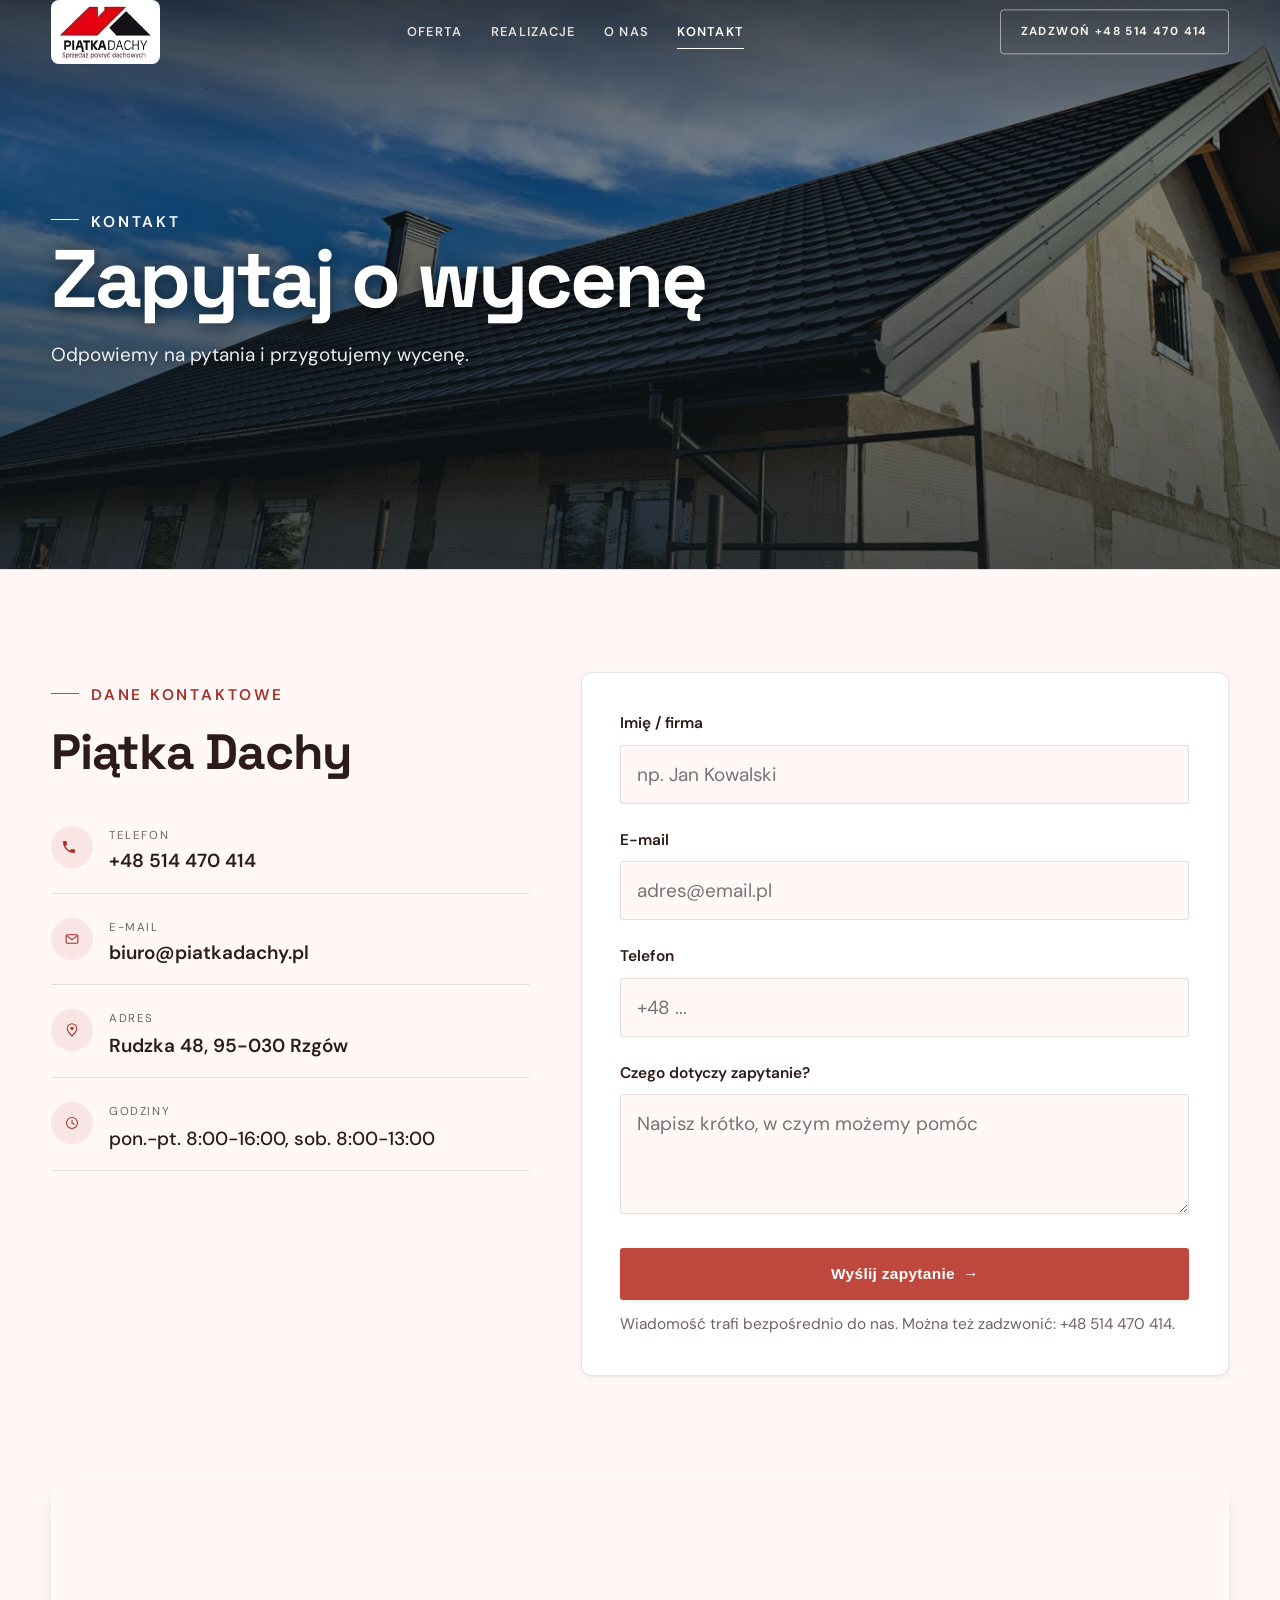
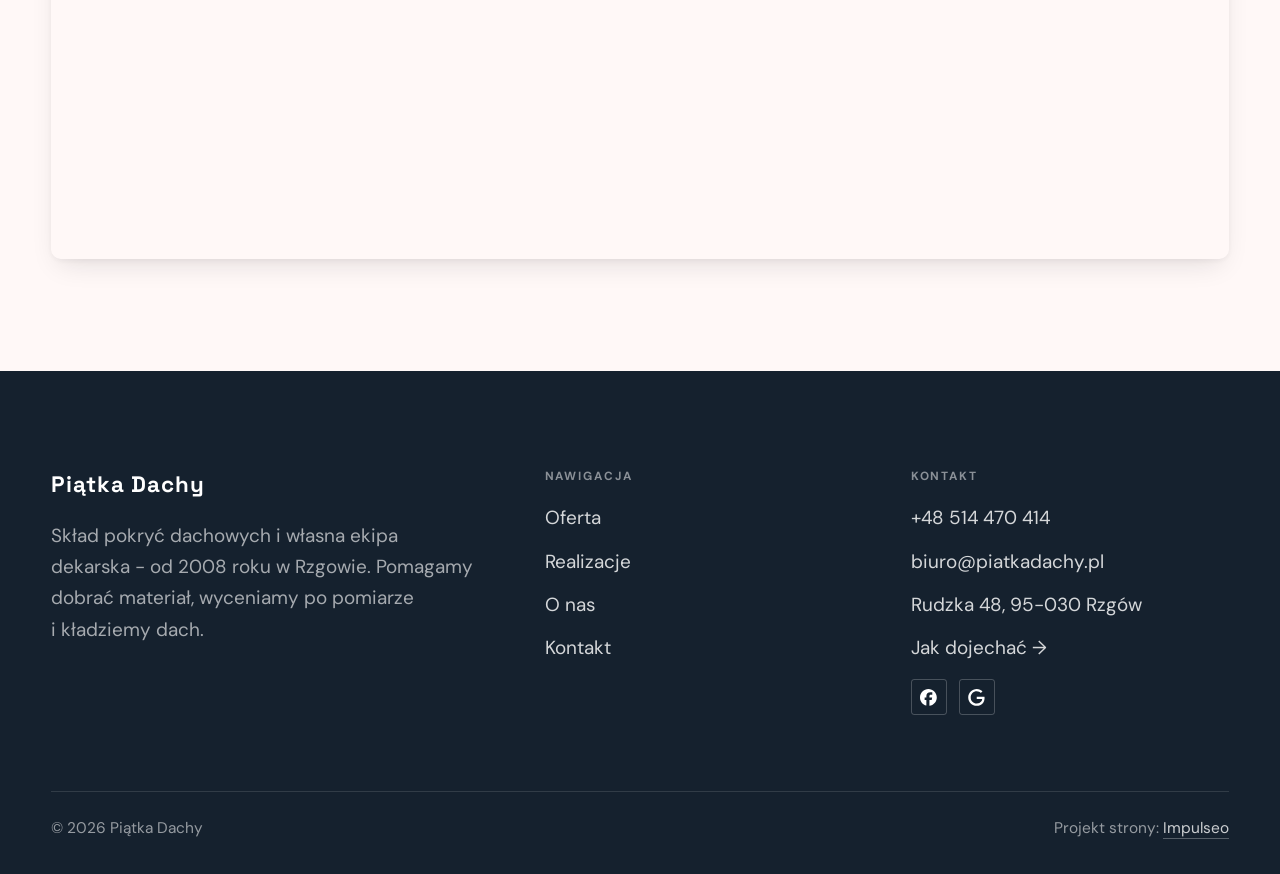
<file: kontakt.html>
<!DOCTYPE html>
<html lang="pl">
<head>
<meta charset="UTF-8">
<meta name="viewport" content="width=device-width, initial-scale=1.0">
<title>Kontakt - Piątka Dachy</title>
<meta name="description" content="Kontakt Piątka Dachy - Rudzka 48, 95-030 Rzgów">
<link rel="canonical" href="https://kris20032.github.io/piatka-dachy/kontakt.html">
<meta name="robots" content="noindex, nofollow">
<meta property="og:type" content="website">
<meta property="og:locale" content="pl_PL">
<meta property="og:site_name" content="Piątka Dachy">
<meta property="og:title" content="Kontakt - Piątka Dachy">
<meta property="og:description" content="Kontakt Piątka Dachy - Rudzka 48, 95-030 Rzgów">
<meta property="og:url" content="https://kris20032.github.io/piatka-dachy/kontakt.html">
<meta property="og:image" content="https://kris20032.github.io/piatka-dachy/img/og.jpg">
<meta property="og:image:width" content="1200">
<meta property="og:image:height" content="630">
<meta name="twitter:card" content="summary_large_image">
<link rel="preconnect" href="https://fonts.googleapis.com">
<link rel="preconnect" href="https://fonts.gstatic.com" crossorigin>
<link href="https://fonts.googleapis.com/css2?family=Space+Grotesk:wght@500;600;700&family=DM+Sans:opsz,wght@9..40,400;9..40,500;9..40,600&display=swap" rel="stylesheet">
<link rel="stylesheet" href="assets/styles.css?v=67a41be7">
</head>
<body>

<header class="nav">
  <div class="wrap nav-inner">
    <a class="brand brand-has-logo" href="index.html"><img class="brand-logo" src="img/logo.png" alt="Piątka Dachy" width="162" height="96" decoding="async"></a>
    <nav class="nav-links">
      <a href="oferta.html">Oferta</a>
      <a href="realizacje.html">Realizacje</a>
      <a href="o-nas.html">O nas</a>
      <a href="kontakt.html" class="active" aria-current="page">Kontakt</a>
      <a href="tel:+48514470414" class="btn btn-accent">Zadzwoń +48 514 470 414</a>
    </nav>
    <button class="nav-toggle" aria-label="Menu"><span></span><span></span><span></span></button>
  </div>
</header>

<main>
<section class="pagehead">
  <img src="img/g1.jpg" alt="Piątka Dachy - Zapytaj o wycenę" width="1528" height="606" decoding="async">
  <div class="wrap">
    <span class="eyebrow">Kontakt</span>
    <h1>Zapytaj o wycenę</h1>
    <p>Odpowiemy na pytania i przygotujemy wycenę.</p>
  </div>
</section>
<section>
  <div class="wrap contact-grid">
    <div class="reveal">
      <span class="eyebrow">Dane kontaktowe</span>
      <h2 style="margin:var(--space-4) 0 var(--space-6)">Piątka Dachy</h2>
      <div class="info-list">
        <div class="info-row"><div class="ic"><svg class="ico-tel" width="16" height="16" viewBox="0 0 24 24" fill="none" aria-hidden="true"><path d="M6.6 10.8a15.5 15.5 0 0 0 6.6 6.6l2.2-2.2a1 1 0 0 1 1-.24 11.4 11.4 0 0 0 3.6.58 1 1 0 0 1 1 1V20a1 1 0 0 1-1 1A17 17 0 0 1 3 4a1 1 0 0 1 1-1h3.5a1 1 0 0 1 1 1c0 1.25.2 2.46.58 3.6a1 1 0 0 1-.25 1l-2.23 2.2Z" fill="currentColor"/></svg></div><div><div class="lbl">Telefon</div><a class="val" href="tel:+48514470414">+48 514 470 414</a></div></div>
        <div class="info-row"><div class="ic"><svg class="ico-mail" width="16" height="16" viewBox="0 0 24 24" fill="none" aria-hidden="true"><rect x="3.2" y="5.5" width="17.6" height="13" rx="1.6" stroke="currentColor" stroke-width="1.6"/><path d="M4 7l8 6 8-6" stroke="currentColor" stroke-width="1.6" stroke-linecap="round" stroke-linejoin="round"/></svg></div><div><div class="lbl">E-mail</div><a class="val" href="mailto:biuro@piatkadachy.pl">biuro@piatkadachy.pl</a></div></div>
        <div class="info-row"><div class="ic"><svg class="ico-pin" width="16" height="16" viewBox="0 0 24 24" fill="none" aria-hidden="true"><path d="M12 21s7-6.1 7-11.5A7 7 0 0 0 5 9.5C5 14.9 12 21 12 21Z" stroke="currentColor" stroke-width="1.6" fill="none"/><circle cx="12" cy="9.5" r="2.4" fill="currentColor"/></svg></div><div><div class="lbl">Adres</div><div class="val">Rudzka 48, 95-030 Rzgów</div></div></div>
        <div class="info-row"><div class="ic"><svg class="ico-clock" width="16" height="16" viewBox="0 0 24 24" fill="none" aria-hidden="true"><circle cx="12" cy="12" r="8.2" stroke="currentColor" stroke-width="1.6"/><path d="M12 7.5V12l3.2 1.9" stroke="currentColor" stroke-width="1.6" stroke-linecap="round"/></svg></div><div><div class="lbl">Godziny</div><div class="val" style="font-weight:500">pon.-pt. 8:00-16:00, sob. 8:00-13:00</div></div></div>
      </div>
    </div>
    <div class="reveal">
      <form class="form" action="https://formsubmit.co/biuro@piatkadachy.pl" method="POST">
        <input type="hidden" name="_subject" value="Zapytanie ze strony Piątka Dachy">
        <input type="hidden" name="_captcha" value="false">
        <input type="hidden" name="_template" value="table">
        <div class="fld"><label for="name">Imię / firma</label><input id="name" name="name" type="text" placeholder="np. Jan Kowalski" required></div>
        <div class="fld"><label for="email">E-mail</label><input id="email" name="email" type="email" placeholder="adres@email.pl" required></div>
        <div class="fld"><label for="phone">Telefon</label><input id="phone" name="phone" type="tel" placeholder="+48 ..."></div>
        <div class="fld"><label for="msg">Czego dotyczy zapytanie?</label><textarea id="msg" name="message" placeholder="Napisz krótko, w czym możemy pomóc" required></textarea></div>
        <button type="submit" class="btn btn-accent" style="width:100%;justify-content:center">Wyślij zapytanie <span class="arr">→</span></button>
        <p class="note">Wiadomość trafi bezpośrednio do nas. Można też zadzwonić: +48 514 470 414.</p>
      </form>
    </div>
  </div>
</section>
<section style="padding-top:0">
  <div class="wrap reveal">
    <iframe class="map" title="Piątka Dachy - Rzgów" src="https://maps.google.com/maps?q=51.675901%2C19.474779&z=15&output=embed" loading="lazy" referrerpolicy="no-referrer-when-downgrade"></iframe>
  </div>
</section>
</main>

<footer>
  <div class="wrap">
    <div class="foot-grid">
      <div class="foot-brand">
        <div class="name">Piątka Dachy</div>
        <p>Skład pokryć dachowych i własna ekipa dekarska - od 2008 roku w Rzgowie. Pomagamy dobrać materiał, wyceniamy po pomiarze i kładziemy dach.</p>
      </div>
      <div class="foot-col">
        <h4>Nawigacja</h4>
        <a href="oferta.html">Oferta</a>
        <a href="realizacje.html">Realizacje</a>
        <a href="o-nas.html">O nas</a>
        <a href="kontakt.html">Kontakt</a>
      </div>
      <div class="foot-col">
        <h4>Kontakt</h4>
        <a href="tel:+48514470414">+48 514 470 414</a>
        <a href="mailto:biuro@piatkadachy.pl">biuro@piatkadachy.pl</a>
        <p>Rudzka 48, 95-030 Rzgów</p>
        <a href="https://maps.google.com/?cid=10176725856638982650" target="_blank" rel="noopener">Jak dojechać →</a>
      <div class="foot-soc">
        <a class="soc" href="https://www.facebook.com/p/Pi%C4%85tka-DACHY-100063633815248/" target="_blank" rel="noopener" aria-label="Facebook - Piątka Dachy"><svg viewBox="0 0 24 24" aria-hidden="true" focusable="false"><path d="M9.101 23.691v-7.98H6.627v-3.667h2.474v-1.58c0-4.085 1.848-5.978 5.858-5.978.401 0 .955.042 1.468.103a8.68 8.68 0 0 1 1.141.195v3.325a8.623 8.623 0 0 0-.653-.036 26.805 26.805 0 0 0-.733-.009c-.707 0-1.259.096-1.675.309a1.686 1.686 0 0 0-.679.622c-.258.42-.374.995-.374 1.752v1.297h3.919l-.386 2.103-.287 1.564h-3.246v8.245C19.396 23.238 24 18.179 24 12.044c0-6.627-5.373-12-12-12s-12 5.373-12 12c0 5.628 3.874 10.35 9.101 11.647Z" fill="currentColor"/></svg></a>
        <a class="soc" href="https://maps.google.com/?cid=10176725856638982650" target="_blank" rel="noopener" aria-label="Google - Piątka Dachy"><svg viewBox="0 0 24 24" aria-hidden="true" focusable="false"><path d="M12.48 10.92v3.28h7.84c-.24 1.84-.853 3.187-1.787 4.133-1.147 1.147-2.933 2.4-6.053 2.4-4.827 0-8.6-3.893-8.6-8.72s3.773-8.72 8.6-8.72c2.6 0 4.507 1.027 5.907 2.347l2.307-2.307C18.747 1.44 16.133 0 12.48 0 5.867 0 .307 5.387.307 12s5.56 12 12.173 12c3.573 0 6.267-1.173 8.373-3.36 2.16-2.16 2.84-5.213 2.84-7.667 0-.76-.053-1.467-.173-2.053H12.48z" fill="currentColor"/></svg></a>
      </div>
      </div>
    </div>
    <div class="foot-bot">
      <span>© 2026 Piątka Dachy</span>
      <span>Projekt strony: <a class="foot-credit" href="https://impulseo.pl" target="_blank" rel="noopener">Impulseo</a></span>
    </div>
  </div>
</footer>
<div class="sticky-call"><a class="sc-call" href="tel:+48514470414"><svg class="ico-tel" width="16" height="16" viewBox="0 0 24 24" fill="none" aria-hidden="true"><path d="M6.6 10.8a15.5 15.5 0 0 0 6.6 6.6l2.2-2.2a1 1 0 0 1 1-.24 11.4 11.4 0 0 0 3.6.58 1 1 0 0 1 1 1V20a1 1 0 0 1-1 1A17 17 0 0 1 3 4a1 1 0 0 1 1-1h3.5a1 1 0 0 1 1 1c0 1.25.2 2.46.58 3.6a1 1 0 0 1-.25 1l-2.23 2.2Z" fill="currentColor"/></svg> Zadzwoń</a><a class="sc-quote" href="kontakt.html">Bezpłatna wycena</a></div>
<div class="demo-wazne" data-do="2026-09-14" data-cykl="3" hidden><svg class="dw-ico" width="13" height="13" viewBox="0 0 24 24" fill="none" aria-hidden="true"><circle cx="12" cy="12" r="8.6" stroke="currentColor" stroke-width="1.8"/><path d="M12 7.2V12l3.3 2" stroke="currentColor" stroke-width="1.8" stroke-linecap="round"/></svg><span class="dw-txt"></span></div>

<script src="assets/main.js"></script>
</body>
</html>
</file>
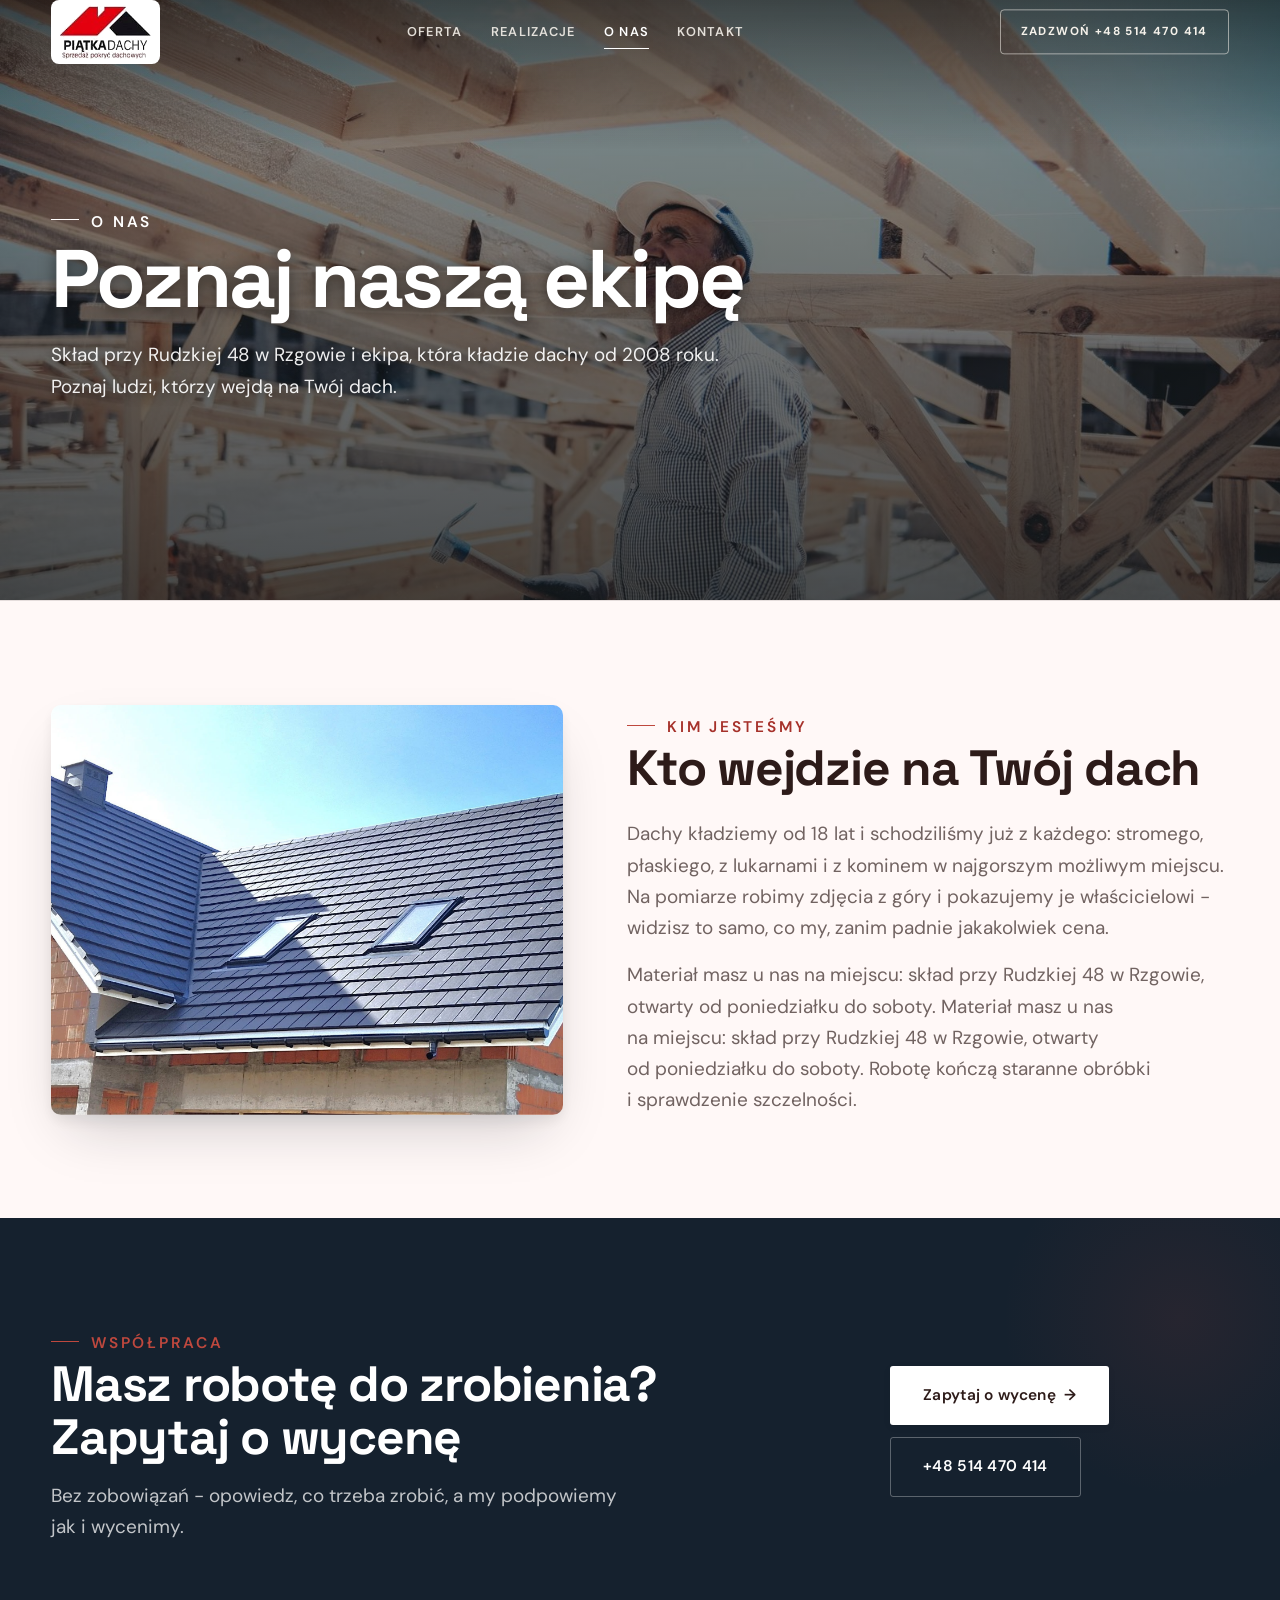
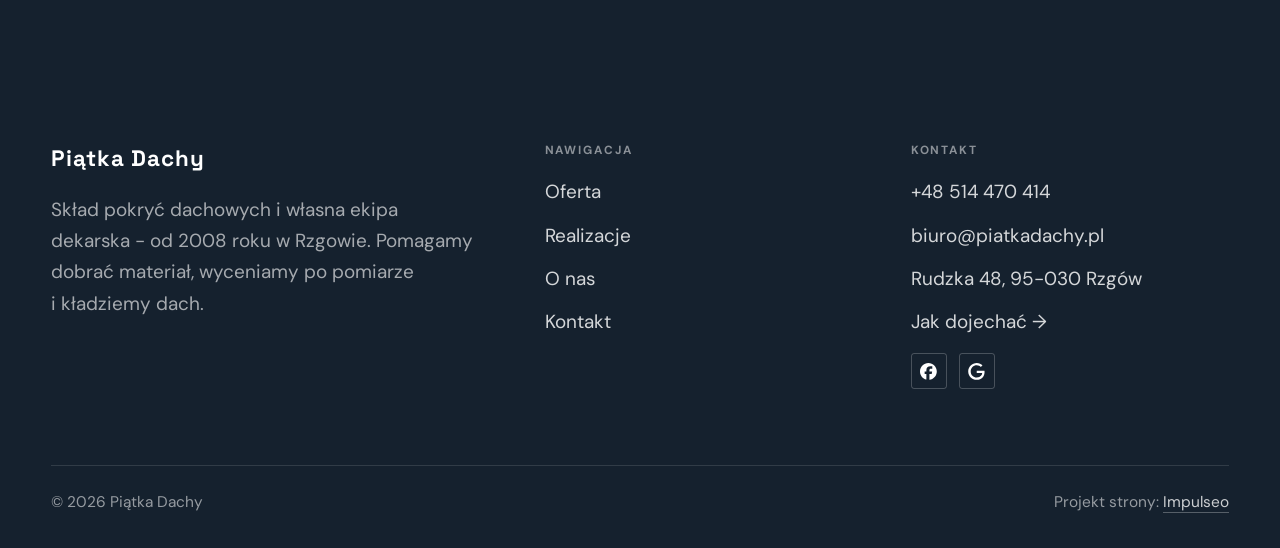
<file: o-nas.html>
<!DOCTYPE html>
<html lang="pl">
<head>
<meta charset="UTF-8">
<meta name="viewport" content="width=device-width, initial-scale=1.0">
<title>O nas - Piątka Dachy</title>
<meta name="description" content="Dekarz w Rzgowie: nowe pokrycia, remonty dachów, więźba, rynny i obróbki. Bezpłatny pomiar, cena przed robotą. Zadzwoń: +48 514 470 414.">
<link rel="canonical" href="https://kris20032.github.io/piatka-dachy/o-nas.html">
<meta name="robots" content="noindex, nofollow">
<meta property="og:type" content="website">
<meta property="og:locale" content="pl_PL">
<meta property="og:site_name" content="Piątka Dachy">
<meta property="og:title" content="O nas - Piątka Dachy">
<meta property="og:description" content="Dekarz w Rzgowie: nowe pokrycia, remonty dachów, więźba, rynny i obróbki. Bezpłatny pomiar, cena przed robotą. Zadzwoń: +48 514 470 414.">
<meta property="og:url" content="https://kris20032.github.io/piatka-dachy/o-nas.html">
<meta property="og:image" content="https://kris20032.github.io/piatka-dachy/img/og.jpg">
<meta property="og:image:width" content="1200">
<meta property="og:image:height" content="630">
<meta name="twitter:card" content="summary_large_image">
<link rel="preconnect" href="https://fonts.googleapis.com">
<link rel="preconnect" href="https://fonts.gstatic.com" crossorigin>
<link href="https://fonts.googleapis.com/css2?family=Space+Grotesk:wght@500;600;700&family=DM+Sans:opsz,wght@9..40,400;9..40,500;9..40,600&display=swap" rel="stylesheet">
<link rel="stylesheet" href="assets/styles.css?v=67a41be7">
</head>
<body>

<header class="nav">
  <div class="wrap nav-inner">
    <a class="brand brand-has-logo" href="index.html"><img class="brand-logo" src="img/logo.png" alt="Piątka Dachy" width="162" height="96" decoding="async"></a>
    <nav class="nav-links">
      <a href="oferta.html">Oferta</a>
      <a href="realizacje.html">Realizacje</a>
      <a href="o-nas.html" class="active" aria-current="page">O nas</a>
      <a href="kontakt.html">Kontakt</a>
      <a href="tel:+48514470414" class="btn btn-accent">Zadzwoń +48 514 470 414</a>
    </nav>
    <button class="nav-toggle" aria-label="Menu"><span></span><span></span><span></span></button>
  </div>
</header>

<main>
<section class="pagehead">
  <img src="img/g13.jpg" alt="Piątka Dachy - Poznaj naszą ekipę" width="1600" height="1066" decoding="async">
  <div class="wrap">
    <span class="eyebrow">O nas</span>
    <h1>Poznaj naszą ekipę</h1>
    <p>Skład przy Rudzkiej 48 w Rzgowie i ekipa, która kładzie dachy od 2008 roku. Poznaj ludzi, którzy wejdą na Twój dach.</p>
  </div>
</section>
<section>
  <div class="wrap split">
    <div class="split-art reveal"><img src="img/g14.jpg" alt="Piątka Dachy" loading="lazy" width="1600" height="1067" decoding="async"></div>
    <div class="split-copy reveal">
      <span class="eyebrow">Kim jesteśmy</span>
      <h2>Kto wejdzie na Twój dach</h2>
      <p class="muted">Dachy kładziemy od 18 lat i schodziliśmy już z każdego: stromego, płaskiego, z lukarnami i z kominem w najgorszym możliwym miejscu. Na pomiarze robimy zdjęcia z góry i pokazujemy je właścicielowi - widzisz to samo, co my, zanim padnie jakakolwiek cena.</p>
      <p class="muted">Materiał masz u nas na miejscu: skład przy Rudzkiej 48 w Rzgowie, otwarty od poniedziałku do soboty. Materiał masz u nas na miejscu: skład przy Rudzkiej 48 w Rzgowie, otwarty od poniedziałku do soboty. Robotę kończą staranne obróbki i sprawdzenie szczelności.</p>
    </div>
  </div>
</section>


<section class="cta">
  <div class="wrap">
    <div class="reveal">
      <span class="eyebrow">Współpraca</span>
      <h2>Masz robotę do zrobienia? Zapytaj o wycenę</h2>
      <p>Bez zobowiązań - opowiedz, co trzeba zrobić, a my podpowiemy jak i wycenimy.</p>
    </div>
    <div class="cta-actions reveal">
      <a href="kontakt.html" class="btn btn-light">Zapytaj o wycenę <span class="arr">→</span></a>
      <a href="tel:+48514470414" class="btn btn-ghost btn-ghost-cta">+48 514 470 414</a>
    </div>
  </div>
</section>
</main>

<footer>
  <div class="wrap">
    <div class="foot-grid">
      <div class="foot-brand">
        <div class="name">Piątka Dachy</div>
        <p>Skład pokryć dachowych i własna ekipa dekarska - od 2008 roku w Rzgowie. Pomagamy dobrać materiał, wyceniamy po pomiarze i kładziemy dach.</p>
      </div>
      <div class="foot-col">
        <h4>Nawigacja</h4>
        <a href="oferta.html">Oferta</a>
        <a href="realizacje.html">Realizacje</a>
        <a href="o-nas.html">O nas</a>
        <a href="kontakt.html">Kontakt</a>
      </div>
      <div class="foot-col">
        <h4>Kontakt</h4>
        <a href="tel:+48514470414">+48 514 470 414</a>
        <a href="mailto:biuro@piatkadachy.pl">biuro@piatkadachy.pl</a>
        <p>Rudzka 48, 95-030 Rzgów</p>
        <a href="https://maps.google.com/?cid=10176725856638982650" target="_blank" rel="noopener">Jak dojechać →</a>
      <div class="foot-soc">
        <a class="soc" href="https://www.facebook.com/p/Pi%C4%85tka-DACHY-100063633815248/" target="_blank" rel="noopener" aria-label="Facebook - Piątka Dachy"><svg viewBox="0 0 24 24" aria-hidden="true" focusable="false"><path d="M9.101 23.691v-7.98H6.627v-3.667h2.474v-1.58c0-4.085 1.848-5.978 5.858-5.978.401 0 .955.042 1.468.103a8.68 8.68 0 0 1 1.141.195v3.325a8.623 8.623 0 0 0-.653-.036 26.805 26.805 0 0 0-.733-.009c-.707 0-1.259.096-1.675.309a1.686 1.686 0 0 0-.679.622c-.258.42-.374.995-.374 1.752v1.297h3.919l-.386 2.103-.287 1.564h-3.246v8.245C19.396 23.238 24 18.179 24 12.044c0-6.627-5.373-12-12-12s-12 5.373-12 12c0 5.628 3.874 10.35 9.101 11.647Z" fill="currentColor"/></svg></a>
        <a class="soc" href="https://maps.google.com/?cid=10176725856638982650" target="_blank" rel="noopener" aria-label="Google - Piątka Dachy"><svg viewBox="0 0 24 24" aria-hidden="true" focusable="false"><path d="M12.48 10.92v3.28h7.84c-.24 1.84-.853 3.187-1.787 4.133-1.147 1.147-2.933 2.4-6.053 2.4-4.827 0-8.6-3.893-8.6-8.72s3.773-8.72 8.6-8.72c2.6 0 4.507 1.027 5.907 2.347l2.307-2.307C18.747 1.44 16.133 0 12.48 0 5.867 0 .307 5.387.307 12s5.56 12 12.173 12c3.573 0 6.267-1.173 8.373-3.36 2.16-2.16 2.84-5.213 2.84-7.667 0-.76-.053-1.467-.173-2.053H12.48z" fill="currentColor"/></svg></a>
      </div>
      </div>
    </div>
    <div class="foot-bot">
      <span>© 2026 Piątka Dachy</span>
      <span>Projekt strony: <a class="foot-credit" href="https://impulseo.pl" target="_blank" rel="noopener">Impulseo</a></span>
    </div>
  </div>
</footer>
<div class="sticky-call"><a class="sc-call" href="tel:+48514470414"><svg class="ico-tel" width="16" height="16" viewBox="0 0 24 24" fill="none" aria-hidden="true"><path d="M6.6 10.8a15.5 15.5 0 0 0 6.6 6.6l2.2-2.2a1 1 0 0 1 1-.24 11.4 11.4 0 0 0 3.6.58 1 1 0 0 1 1 1V20a1 1 0 0 1-1 1A17 17 0 0 1 3 4a1 1 0 0 1 1-1h3.5a1 1 0 0 1 1 1c0 1.25.2 2.46.58 3.6a1 1 0 0 1-.25 1l-2.23 2.2Z" fill="currentColor"/></svg> Zadzwoń</a><a class="sc-quote" href="kontakt.html">Bezpłatna wycena</a></div>
<div class="demo-wazne" data-do="2026-09-14" data-cykl="3" hidden><svg class="dw-ico" width="13" height="13" viewBox="0 0 24 24" fill="none" aria-hidden="true"><circle cx="12" cy="12" r="8.6" stroke="currentColor" stroke-width="1.8"/><path d="M12 7.2V12l3.3 2" stroke="currentColor" stroke-width="1.8" stroke-linecap="round"/></svg><span class="dw-txt"></span></div>

<script src="assets/main.js"></script>
</body>
</html>
</file>
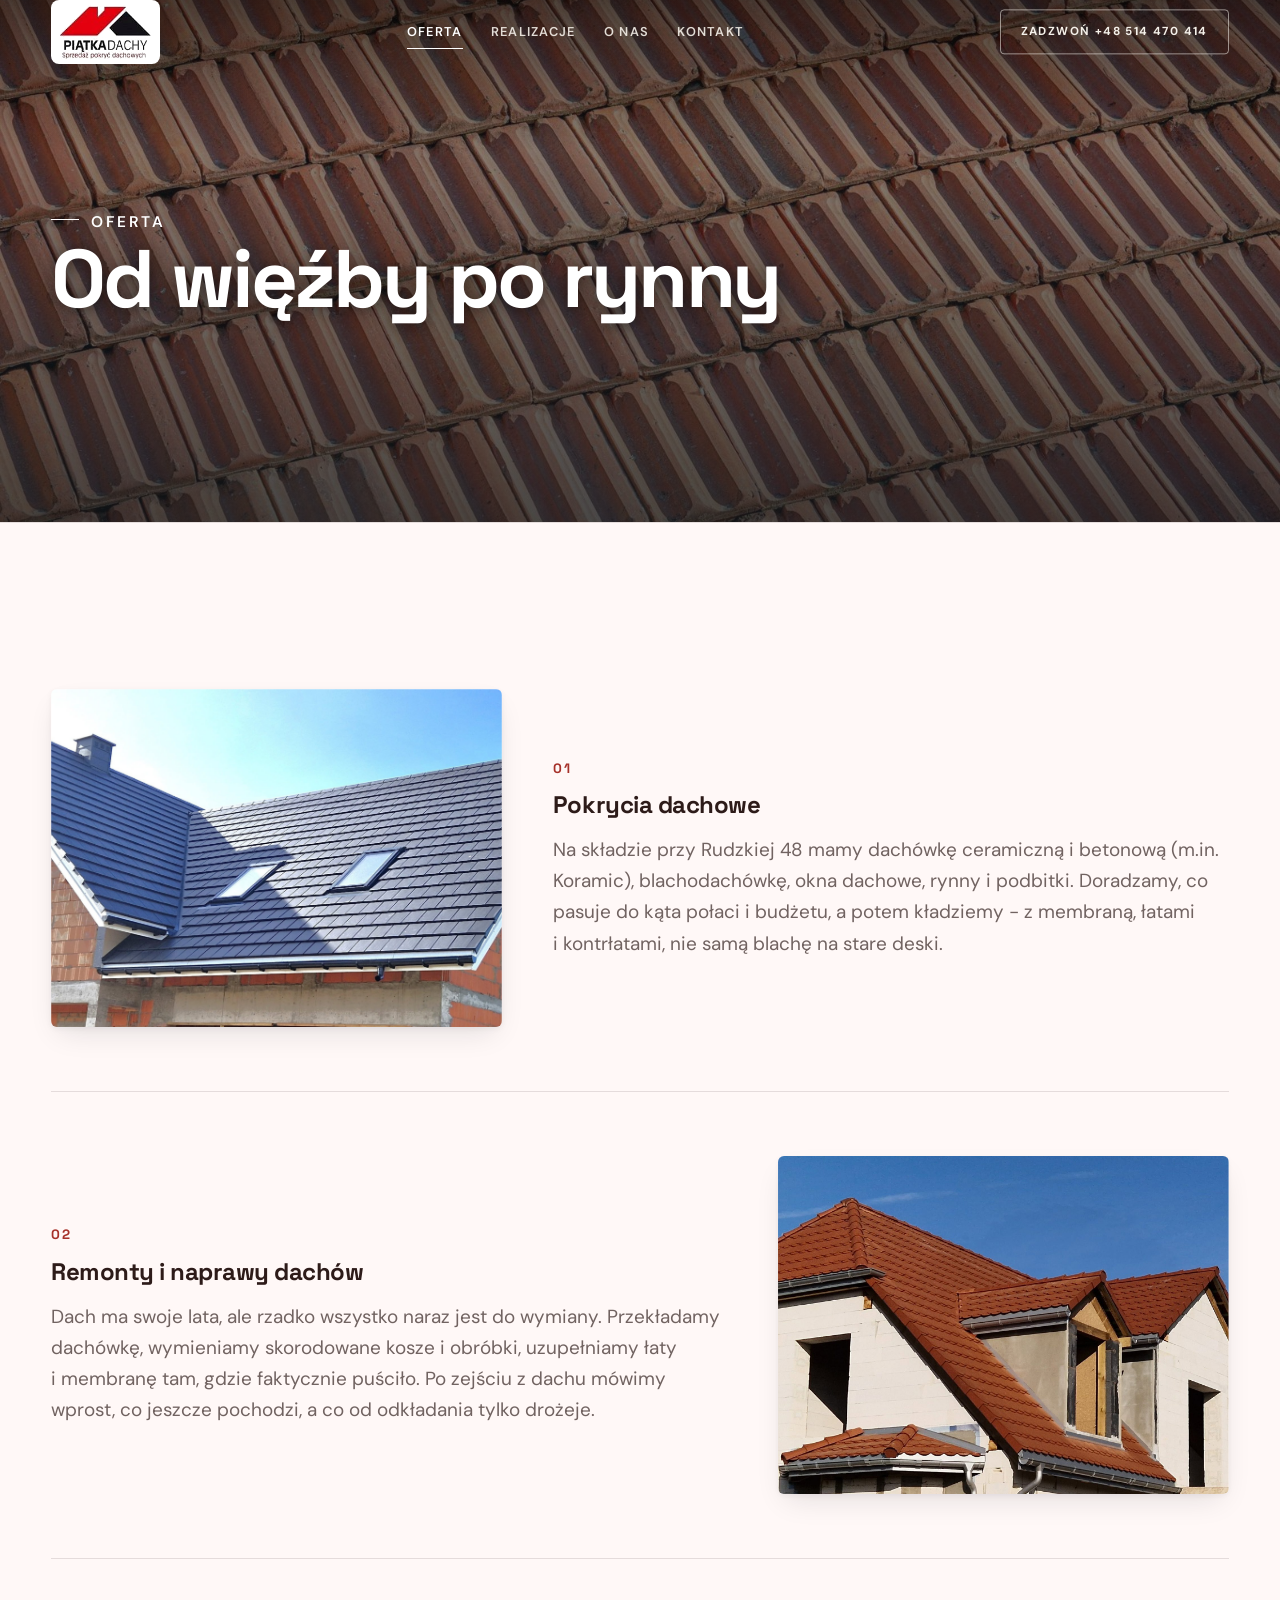
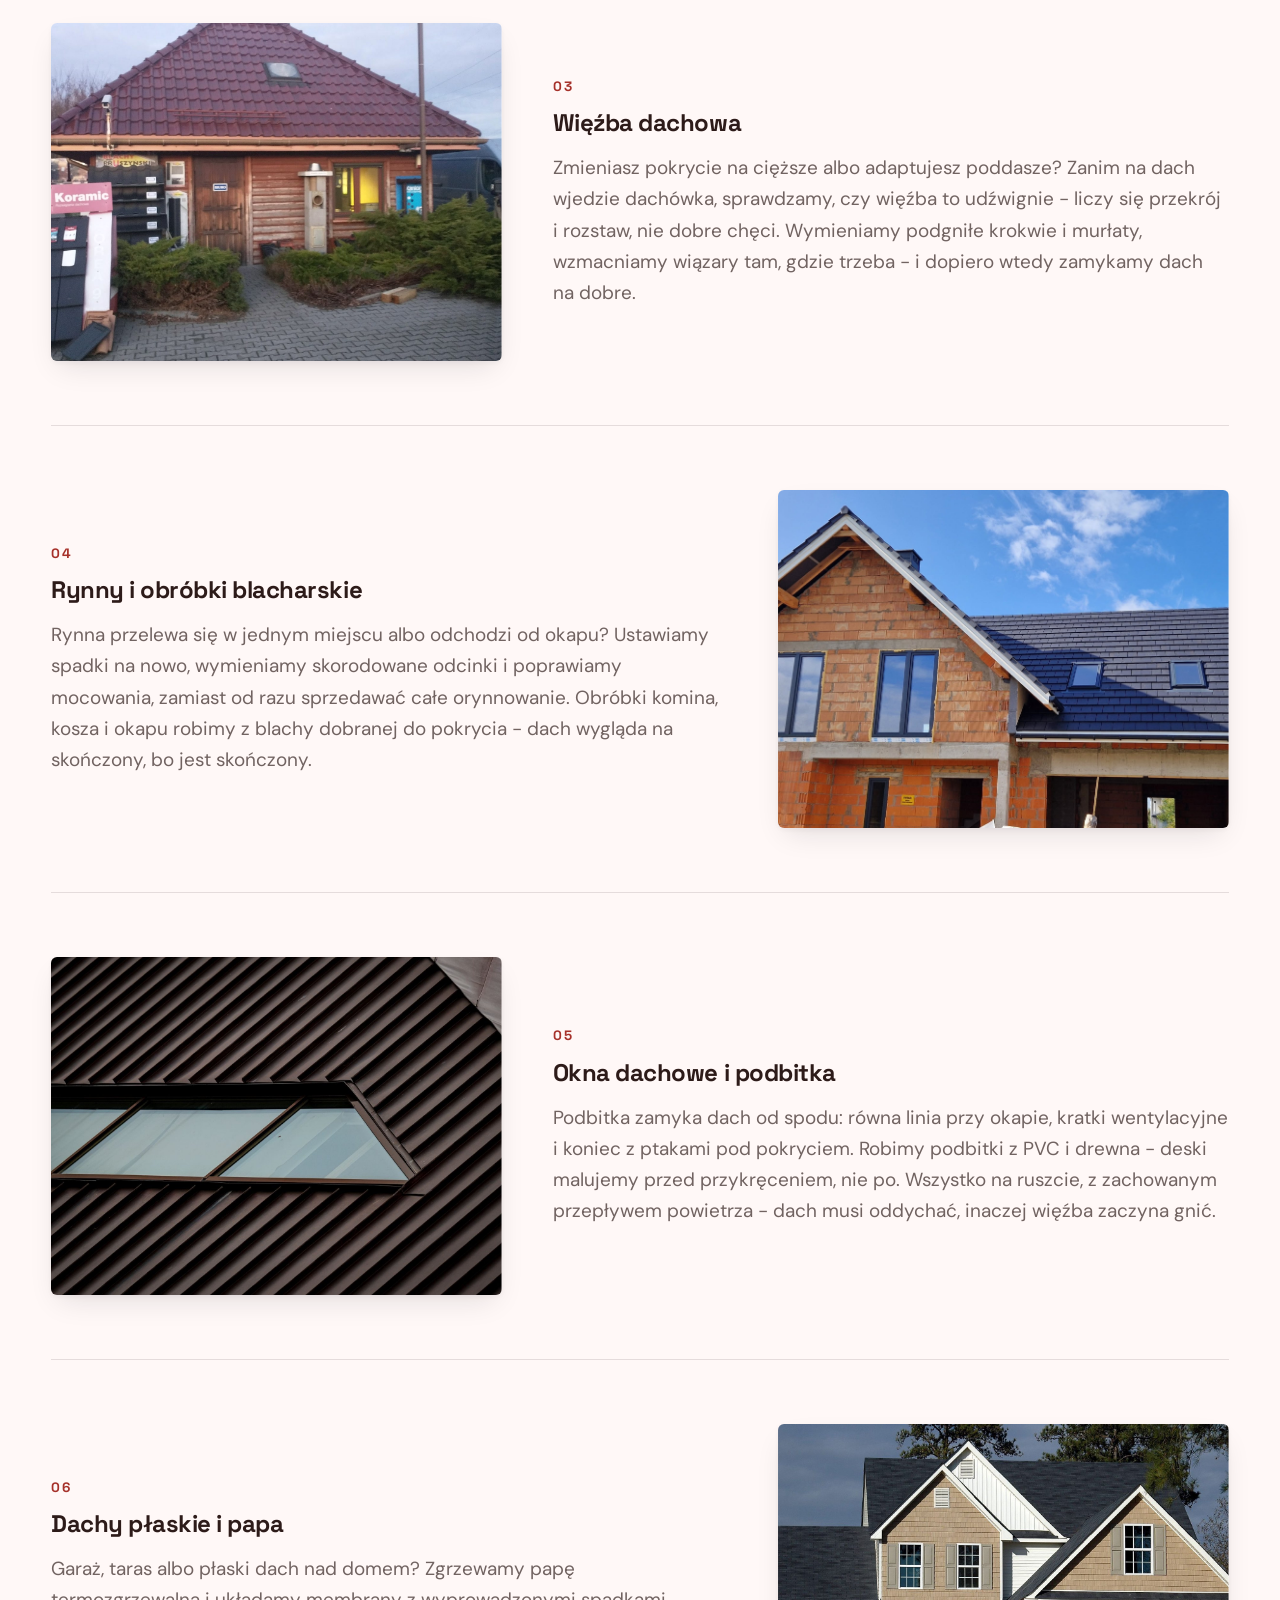
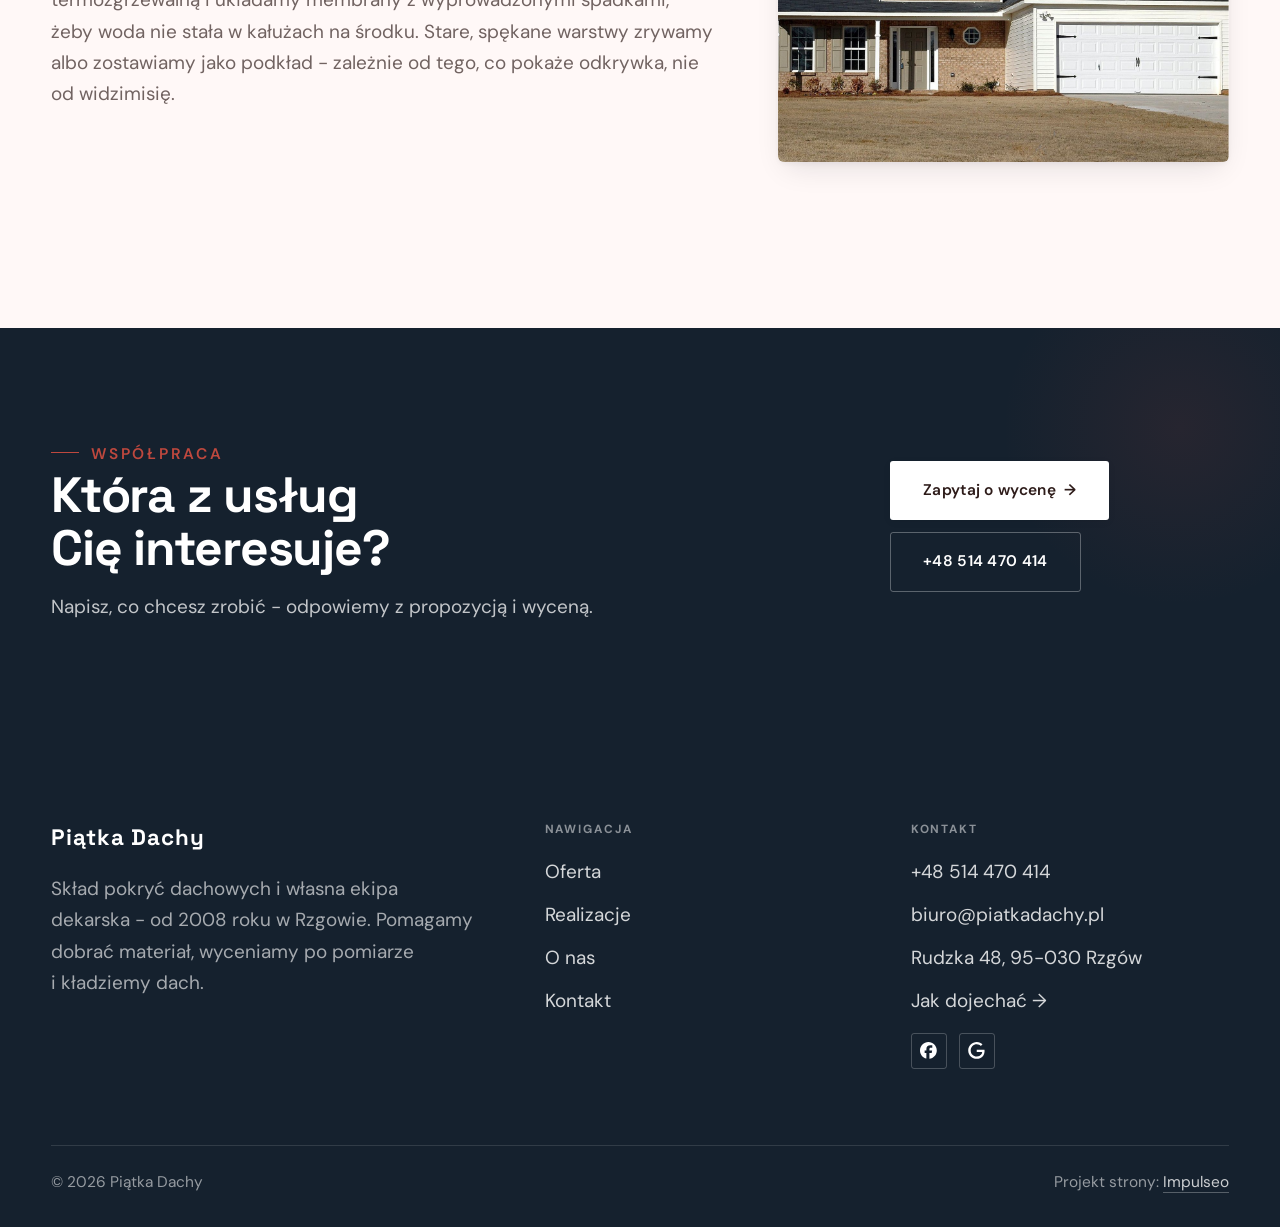
<file: oferta.html>
<!DOCTYPE html>
<html lang="pl">
<head>
<meta charset="UTF-8">
<meta name="viewport" content="width=device-width, initial-scale=1.0">
<title>Oferta - Piątka Dachy</title>
<meta name="description" content="Dekarz w Rzgowie: nowe pokrycia, remonty dachów, więźba, rynny i obróbki. Bezpłatny pomiar, cena przed robotą. Zadzwoń: +48 514 470 414.">
<link rel="canonical" href="https://kris20032.github.io/piatka-dachy/oferta.html">
<meta name="robots" content="noindex, nofollow">
<meta property="og:type" content="website">
<meta property="og:locale" content="pl_PL">
<meta property="og:site_name" content="Piątka Dachy">
<meta property="og:title" content="Oferta - Piątka Dachy">
<meta property="og:description" content="Dekarz w Rzgowie: nowe pokrycia, remonty dachów, więźba, rynny i obróbki. Bezpłatny pomiar, cena przed robotą. Zadzwoń: +48 514 470 414.">
<meta property="og:url" content="https://kris20032.github.io/piatka-dachy/oferta.html">
<meta property="og:image" content="https://kris20032.github.io/piatka-dachy/img/og.jpg">
<meta property="og:image:width" content="1200">
<meta property="og:image:height" content="630">
<meta name="twitter:card" content="summary_large_image">
<link rel="preconnect" href="https://fonts.googleapis.com">
<link rel="preconnect" href="https://fonts.gstatic.com" crossorigin>
<link href="https://fonts.googleapis.com/css2?family=Space+Grotesk:wght@500;600;700&family=DM+Sans:opsz,wght@9..40,400;9..40,500;9..40,600&display=swap" rel="stylesheet">
<link rel="stylesheet" href="assets/styles.css?v=67a41be7">
</head>
<body>

<header class="nav">
  <div class="wrap nav-inner">
    <a class="brand brand-has-logo" href="index.html"><img class="brand-logo" src="img/logo.png" alt="Piątka Dachy" width="162" height="96" decoding="async"></a>
    <nav class="nav-links">
      <a href="oferta.html" class="active" aria-current="page">Oferta</a>
      <a href="realizacje.html">Realizacje</a>
      <a href="o-nas.html">O nas</a>
      <a href="kontakt.html">Kontakt</a>
      <a href="tel:+48514470414" class="btn btn-accent">Zadzwoń +48 514 470 414</a>
    </nav>
    <button class="nav-toggle" aria-label="Menu"><span></span><span></span><span></span></button>
  </div>
</header>

<main>
<section class="pagehead">
  <img src="img/g12.jpg" alt="Piątka Dachy - Od więźby po rynny" width="1600" height="1067" decoding="async">
  <div class="wrap">
    <span class="eyebrow">Oferta</span>
    <h1>Od więźby po rynny</h1>
  </div>
</section>
<section>
  <div class="wrap">
    <div class="svc-row reveal">
      <div class="svc-row-art"><img src="img/g14.jpg" alt="Pokrycia dachowe" loading="lazy" width="1600" height="1067" decoding="async"></div>
      <div>
        <span class="num">01</span>
        <h3>Pokrycia dachowe</h3>
        <p class="muted">Na składzie przy Rudzkiej 48 mamy dachówkę ceramiczną i betonową (m.in. Koramic), blachodachówkę, okna dachowe, rynny i podbitki. Doradzamy, co pasuje do kąta połaci i budżetu, a potem kładziemy - z membraną, łatami i kontrłatami, nie samą blachę na stare deski.</p>
      </div>
    </div>
    <div class="svc-row rev reveal">
      <div class="svc-row-art"><img src="img/g8.jpg" alt="Remonty i naprawy dachów" loading="lazy" width="800" height="600" decoding="async"></div>
      <div>
        <span class="num">02</span>
        <h3>Remonty i naprawy dachów</h3>
        <p class="muted">Dach ma swoje lata, ale rzadko wszystko naraz jest do wymiany. Przekładamy dachówkę, wymieniamy skorodowane kosze i obróbki, uzupełniamy łaty i membranę tam, gdzie faktycznie puściło. Po zejściu z dachu mówimy wprost, co jeszcze pochodzi, a co od odkładania tylko drożeje.</p>
      </div>
    </div>
    <div class="svc-row reveal">
      <div class="svc-row-art"><img src="img/about.jpg" alt="Więźba dachowa" loading="lazy" width="1512" height="1562" decoding="async"></div>
      <div>
        <span class="num">03</span>
        <h3>Więźba dachowa</h3>
        <p class="muted">Zmieniasz pokrycie na cięższe albo adaptujesz poddasze? Zanim na dach wjedzie dachówka, sprawdzamy, czy więźba to udźwignie - liczy się przekrój i rozstaw, nie dobre chęci. Wymieniamy podgniłe krokwie i murłaty, wzmacniamy wiązary tam, gdzie trzeba - i dopiero wtedy zamykamy dach na dobre.</p>
      </div>
    </div>
    <div class="svc-row rev reveal">
      <div class="svc-row-art"><img src="img/g9.jpg" alt="Rynny i obróbki blacharskie" loading="lazy" width="1600" height="1068" decoding="async"></div>
      <div>
        <span class="num">04</span>
        <h3>Rynny i obróbki blacharskie</h3>
        <p class="muted">Rynna przelewa się w jednym miejscu albo odchodzi od okapu? Ustawiamy spadki na nowo, wymieniamy skorodowane odcinki i poprawiamy mocowania, zamiast od razu sprzedawać całe orynnowanie. Obróbki komina, kosza i okapu robimy z blachy dobranej do pokrycia - dach wygląda na skończony, bo jest skończony.</p>
      </div>
    </div>
    <div class="svc-row reveal">
      <div class="svc-row-art"><img src="img/g10.jpg" alt="Okna dachowe i podbitka" loading="lazy" width="1600" height="1066" decoding="async"></div>
      <div>
        <span class="num">05</span>
        <h3>Okna dachowe i podbitka</h3>
        <p class="muted">Podbitka zamyka dach od spodu: równa linia przy okapie, kratki wentylacyjne i koniec z ptakami pod pokryciem. Robimy podbitki z PVC i drewna - deski malujemy przed przykręceniem, nie po. Wszystko na ruszcie, z zachowanym przepływem powietrza - dach musi oddychać, inaczej więźba zaczyna gnić.</p>
      </div>
    </div>
    <div class="svc-row rev reveal">
      <div class="svc-row-art"><img src="img/g11.jpg" alt="Dachy płaskie i papa" loading="lazy" width="1600" height="1049" decoding="async"></div>
      <div>
        <span class="num">06</span>
        <h3>Dachy płaskie i papa</h3>
        <p class="muted">Garaż, taras albo płaski dach nad domem? Zgrzewamy papę termozgrzewalną i układamy membrany z wyprowadzonymi spadkami, żeby woda nie stała w kałużach na środku. Stare, spękane warstwy zrywamy albo zostawiamy jako podkład - zależnie od tego, co pokaże odkrywka, nie od widzimisię.</p>
      </div>
    </div>
  </div>
</section>

<section class="cta">
  <div class="wrap">
    <div class="reveal">
      <span class="eyebrow">Współpraca</span>
      <h2>Która z usług Cię interesuje?</h2>
      <p>Napisz, co chcesz zrobić - odpowiemy z propozycją i wyceną.</p>
    </div>
    <div class="cta-actions reveal">
      <a href="kontakt.html" class="btn btn-light">Zapytaj o wycenę <span class="arr">→</span></a>
      <a href="tel:+48514470414" class="btn btn-ghost btn-ghost-cta">+48 514 470 414</a>
    </div>
  </div>
</section>
</main>

<footer>
  <div class="wrap">
    <div class="foot-grid">
      <div class="foot-brand">
        <div class="name">Piątka Dachy</div>
        <p>Skład pokryć dachowych i własna ekipa dekarska - od 2008 roku w Rzgowie. Pomagamy dobrać materiał, wyceniamy po pomiarze i kładziemy dach.</p>
      </div>
      <div class="foot-col">
        <h4>Nawigacja</h4>
        <a href="oferta.html">Oferta</a>
        <a href="realizacje.html">Realizacje</a>
        <a href="o-nas.html">O nas</a>
        <a href="kontakt.html">Kontakt</a>
      </div>
      <div class="foot-col">
        <h4>Kontakt</h4>
        <a href="tel:+48514470414">+48 514 470 414</a>
        <a href="mailto:biuro@piatkadachy.pl">biuro@piatkadachy.pl</a>
        <p>Rudzka 48, 95-030 Rzgów</p>
        <a href="https://maps.google.com/?cid=10176725856638982650" target="_blank" rel="noopener">Jak dojechać →</a>
      <div class="foot-soc">
        <a class="soc" href="https://www.facebook.com/p/Pi%C4%85tka-DACHY-100063633815248/" target="_blank" rel="noopener" aria-label="Facebook - Piątka Dachy"><svg viewBox="0 0 24 24" aria-hidden="true" focusable="false"><path d="M9.101 23.691v-7.98H6.627v-3.667h2.474v-1.58c0-4.085 1.848-5.978 5.858-5.978.401 0 .955.042 1.468.103a8.68 8.68 0 0 1 1.141.195v3.325a8.623 8.623 0 0 0-.653-.036 26.805 26.805 0 0 0-.733-.009c-.707 0-1.259.096-1.675.309a1.686 1.686 0 0 0-.679.622c-.258.42-.374.995-.374 1.752v1.297h3.919l-.386 2.103-.287 1.564h-3.246v8.245C19.396 23.238 24 18.179 24 12.044c0-6.627-5.373-12-12-12s-12 5.373-12 12c0 5.628 3.874 10.35 9.101 11.647Z" fill="currentColor"/></svg></a>
        <a class="soc" href="https://maps.google.com/?cid=10176725856638982650" target="_blank" rel="noopener" aria-label="Google - Piątka Dachy"><svg viewBox="0 0 24 24" aria-hidden="true" focusable="false"><path d="M12.48 10.92v3.28h7.84c-.24 1.84-.853 3.187-1.787 4.133-1.147 1.147-2.933 2.4-6.053 2.4-4.827 0-8.6-3.893-8.6-8.72s3.773-8.72 8.6-8.72c2.6 0 4.507 1.027 5.907 2.347l2.307-2.307C18.747 1.44 16.133 0 12.48 0 5.867 0 .307 5.387.307 12s5.56 12 12.173 12c3.573 0 6.267-1.173 8.373-3.36 2.16-2.16 2.84-5.213 2.84-7.667 0-.76-.053-1.467-.173-2.053H12.48z" fill="currentColor"/></svg></a>
      </div>
      </div>
    </div>
    <div class="foot-bot">
      <span>© 2026 Piątka Dachy</span>
      <span>Projekt strony: <a class="foot-credit" href="https://impulseo.pl" target="_blank" rel="noopener">Impulseo</a></span>
    </div>
  </div>
</footer>
<div class="sticky-call"><a class="sc-call" href="tel:+48514470414"><svg class="ico-tel" width="16" height="16" viewBox="0 0 24 24" fill="none" aria-hidden="true"><path d="M6.6 10.8a15.5 15.5 0 0 0 6.6 6.6l2.2-2.2a1 1 0 0 1 1-.24 11.4 11.4 0 0 0 3.6.58 1 1 0 0 1 1 1V20a1 1 0 0 1-1 1A17 17 0 0 1 3 4a1 1 0 0 1 1-1h3.5a1 1 0 0 1 1 1c0 1.25.2 2.46.58 3.6a1 1 0 0 1-.25 1l-2.23 2.2Z" fill="currentColor"/></svg> Zadzwoń</a><a class="sc-quote" href="kontakt.html">Bezpłatna wycena</a></div>
<div class="demo-wazne" data-do="2026-09-14" data-cykl="3" hidden><svg class="dw-ico" width="13" height="13" viewBox="0 0 24 24" fill="none" aria-hidden="true"><circle cx="12" cy="12" r="8.6" stroke="currentColor" stroke-width="1.8"/><path d="M12 7.2V12l3.3 2" stroke="currentColor" stroke-width="1.8" stroke-linecap="round"/></svg><span class="dw-txt"></span></div>

<script src="assets/main.js"></script>
</body>
</html>
</file>
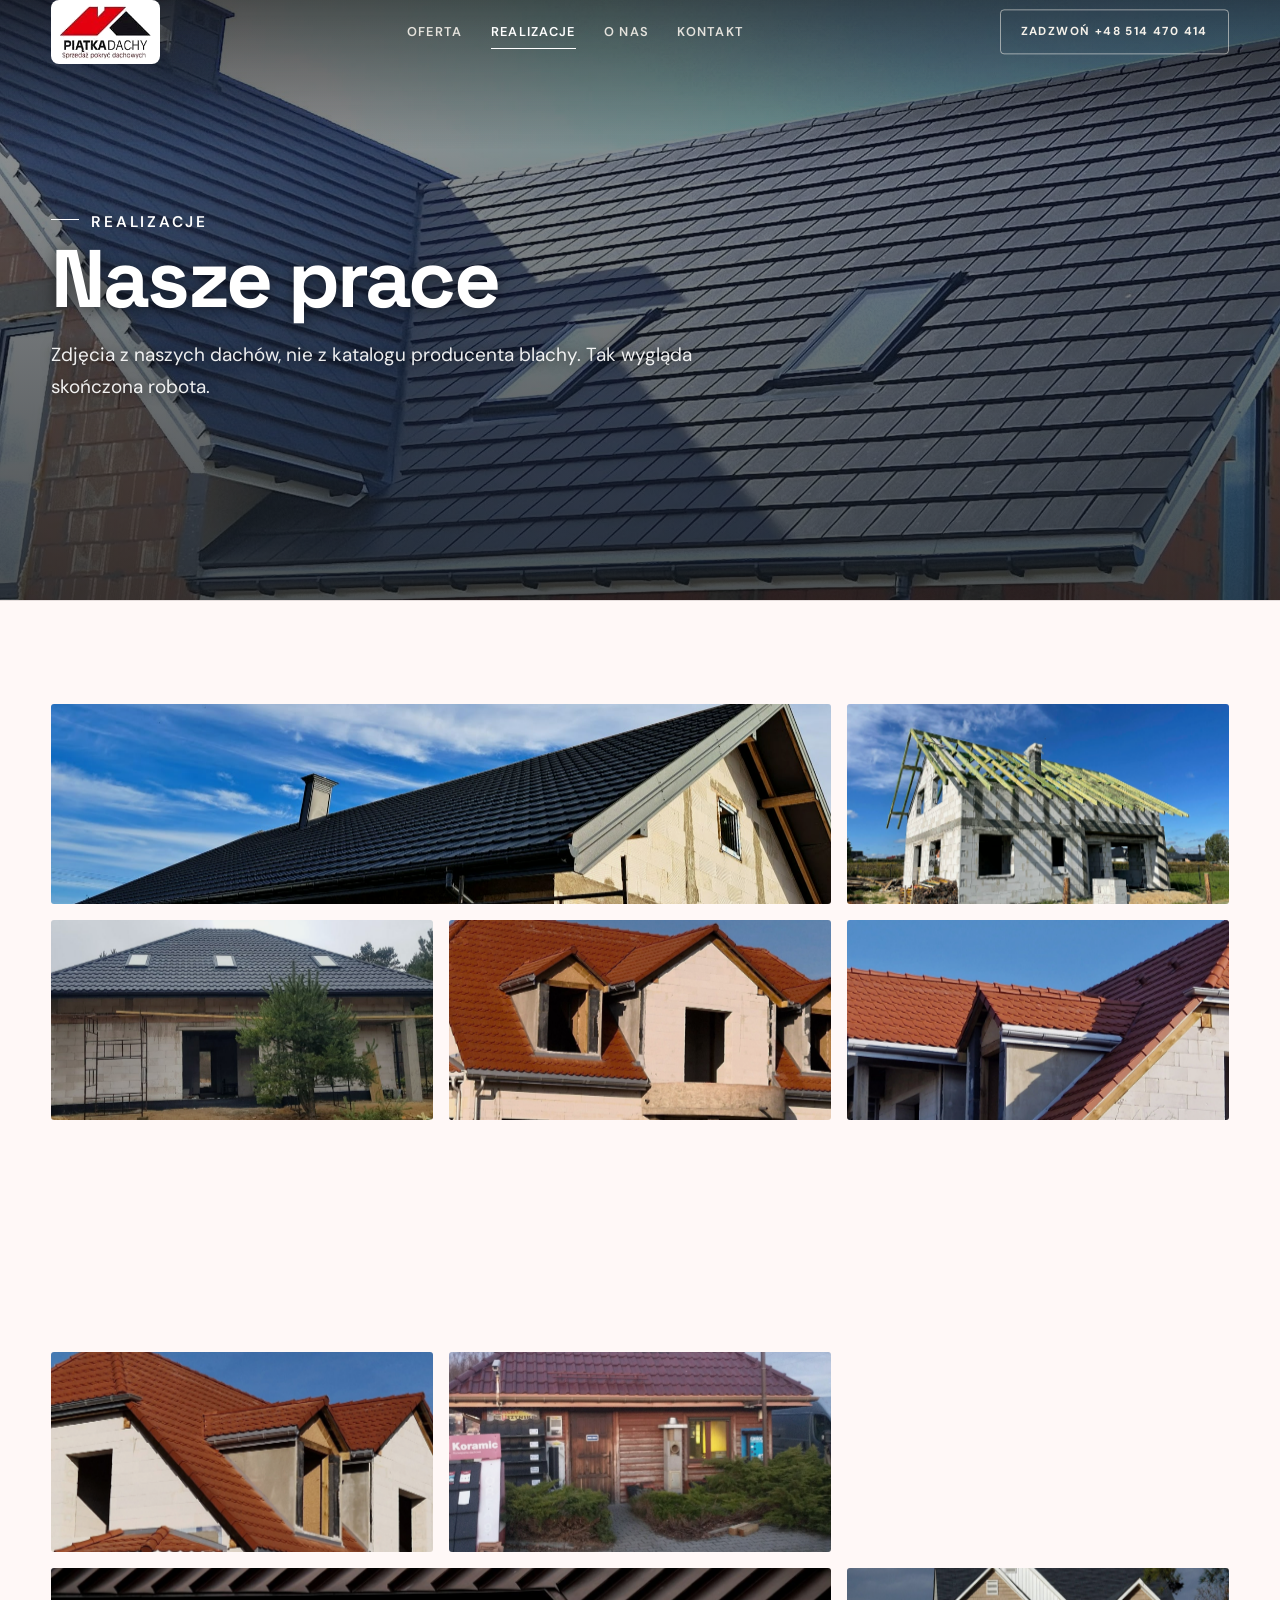
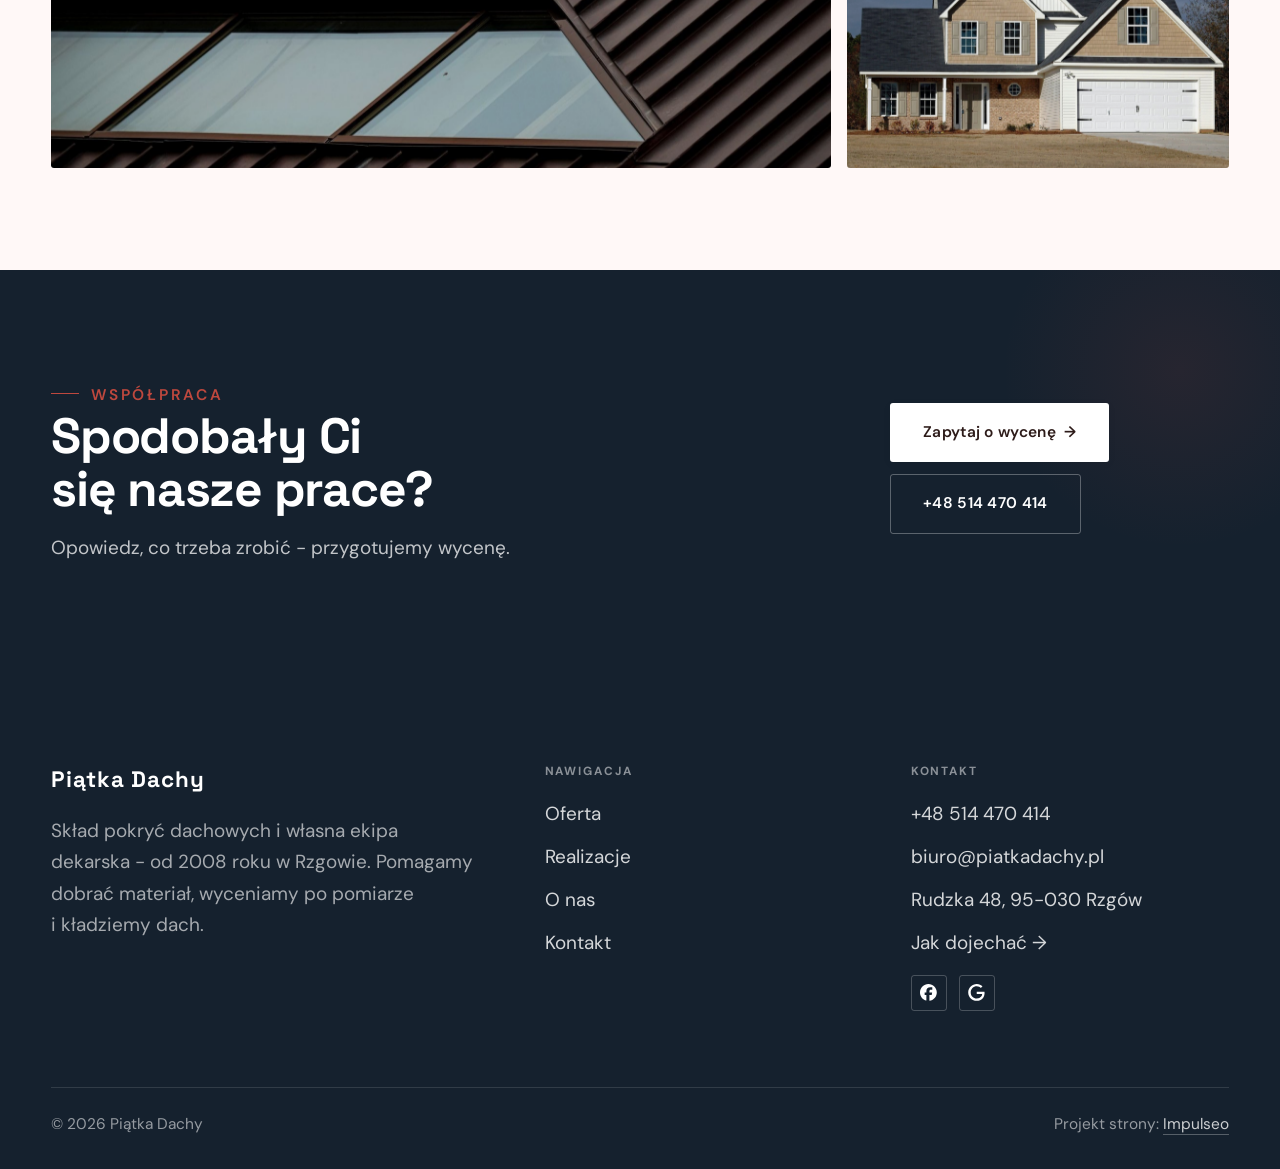
<file: realizacje.html>
<!DOCTYPE html>
<html lang="pl">
<head>
<meta charset="UTF-8">
<meta name="viewport" content="width=device-width, initial-scale=1.0">
<title>Realizacje - Piątka Dachy</title>
<meta name="description" content="Realizacje Piątka Dachy: Dach z blachodachówki, Dachówka ceramiczna, Więźba i membrana, Obróbki przy kominie, Okno dachowe">
<link rel="canonical" href="https://kris20032.github.io/piatka-dachy/realizacje.html">
<meta name="robots" content="noindex, nofollow">
<meta property="og:type" content="website">
<meta property="og:locale" content="pl_PL">
<meta property="og:site_name" content="Piątka Dachy">
<meta property="og:title" content="Realizacje - Piątka Dachy">
<meta property="og:description" content="Realizacje Piątka Dachy: Dach z blachodachówki, Dachówka ceramiczna, Więźba i membrana, Obróbki przy kominie, Okno dachowe">
<meta property="og:url" content="https://kris20032.github.io/piatka-dachy/realizacje.html">
<meta property="og:image" content="https://kris20032.github.io/piatka-dachy/img/og.jpg">
<meta property="og:image:width" content="1200">
<meta property="og:image:height" content="630">
<meta name="twitter:card" content="summary_large_image">
<link rel="preconnect" href="https://fonts.googleapis.com">
<link rel="preconnect" href="https://fonts.gstatic.com" crossorigin>
<link href="https://fonts.googleapis.com/css2?family=Space+Grotesk:wght@500;600;700&family=DM+Sans:opsz,wght@9..40,400;9..40,500;9..40,600&display=swap" rel="stylesheet">
<link rel="stylesheet" href="assets/styles.css?v=67a41be7">
</head>
<body>

<header class="nav">
  <div class="wrap nav-inner">
    <a class="brand brand-has-logo" href="index.html"><img class="brand-logo" src="img/logo.png" alt="Piątka Dachy" width="162" height="96" decoding="async"></a>
    <nav class="nav-links">
      <a href="oferta.html">Oferta</a>
      <a href="realizacje.html" class="active" aria-current="page">Realizacje</a>
      <a href="o-nas.html">O nas</a>
      <a href="kontakt.html">Kontakt</a>
      <a href="tel:+48514470414" class="btn btn-accent">Zadzwoń +48 514 470 414</a>
    </nav>
    <button class="nav-toggle" aria-label="Menu"><span></span><span></span><span></span></button>
  </div>
</header>

<main>
<section class="pagehead">
  <img src="img/g14.jpg" alt="Piątka Dachy - Nasze prace" width="1600" height="1067" decoding="async">
  <div class="wrap">
    <span class="eyebrow">Realizacje</span>
    <h1>Nasze prace</h1>
    <p>Zdjęcia z naszych dachów, nie z katalogu producenta blachy. Tak wygląda skończona robota.</p>
  </div>
</section>
<section>
  <div class="wrap">
    <div class="gallery">
      <div class="tile t-two3 reveal"><img src="img/g1.jpg" alt="Piątka Dachy" loading="lazy" width="1528" height="606" decoding="async"></div>
      <div class="tile t-third reveal"><img src="img/g2.jpg" alt="Piątka Dachy" loading="lazy" width="1600" height="1200" decoding="async"></div>
      <div class="tile t-third reveal"><img src="img/g3.jpg" alt="Piątka Dachy" loading="lazy" width="1554" height="724" decoding="async"></div>
      <div class="tile t-third reveal"><img src="img/g4.jpg" alt="Piątka Dachy" loading="lazy" width="1600" height="1200" decoding="async"></div>
      <div class="tile t-third reveal"><img src="img/g5.jpg" alt="Piątka Dachy" loading="lazy" width="1236" height="664" decoding="async"></div>
      <div class="tile t-third reveal"><img src="img/g6.jpg" alt="Piątka Dachy" loading="lazy" width="1260" height="874" decoding="async"></div>
      <div class="tile t-two3 reveal"><img src="img/g7.jpg" alt="Piątka Dachy" loading="lazy" width="1550" height="410" decoding="async"></div>
      <div class="tile t-third reveal"><img src="img/g8.jpg" alt="Piątka Dachy" loading="lazy" width="800" height="600" decoding="async"></div>
      <div class="tile t-third reveal"><img src="img/about.jpg" alt="Piątka Dachy" loading="lazy" width="1512" height="1562" decoding="async"></div>
      <div class="tile t-third reveal"><img src="img/g9.jpg" alt="Piątka Dachy" loading="lazy" width="1600" height="1068" decoding="async"></div>
      <div class="tile t-two3 reveal"><img src="img/g10.jpg" alt="Piątka Dachy" loading="lazy" width="1600" height="1066" decoding="async"></div>
      <div class="tile t-third reveal"><img src="img/g11.jpg" alt="Piątka Dachy" loading="lazy" width="1600" height="1049" decoding="async"></div>
    </div>
  </div>
</section>
<section class="cta">
  <div class="wrap">
    <div class="reveal">
      <span class="eyebrow">Współpraca</span>
      <h2>Spodobały Ci się nasze prace?</h2>
      <p>Opowiedz, co trzeba zrobić - przygotujemy wycenę.</p>
    </div>
    <div class="cta-actions reveal">
      <a href="kontakt.html" class="btn btn-light">Zapytaj o wycenę <span class="arr">→</span></a>
      <a href="tel:+48514470414" class="btn btn-ghost btn-ghost-cta">+48 514 470 414</a>
    </div>
  </div>
</section>
</main>

<footer>
  <div class="wrap">
    <div class="foot-grid">
      <div class="foot-brand">
        <div class="name">Piątka Dachy</div>
        <p>Skład pokryć dachowych i własna ekipa dekarska - od 2008 roku w Rzgowie. Pomagamy dobrać materiał, wyceniamy po pomiarze i kładziemy dach.</p>
      </div>
      <div class="foot-col">
        <h4>Nawigacja</h4>
        <a href="oferta.html">Oferta</a>
        <a href="realizacje.html">Realizacje</a>
        <a href="o-nas.html">O nas</a>
        <a href="kontakt.html">Kontakt</a>
      </div>
      <div class="foot-col">
        <h4>Kontakt</h4>
        <a href="tel:+48514470414">+48 514 470 414</a>
        <a href="mailto:biuro@piatkadachy.pl">biuro@piatkadachy.pl</a>
        <p>Rudzka 48, 95-030 Rzgów</p>
        <a href="https://maps.google.com/?cid=10176725856638982650" target="_blank" rel="noopener">Jak dojechać →</a>
      <div class="foot-soc">
        <a class="soc" href="https://www.facebook.com/p/Pi%C4%85tka-DACHY-100063633815248/" target="_blank" rel="noopener" aria-label="Facebook - Piątka Dachy"><svg viewBox="0 0 24 24" aria-hidden="true" focusable="false"><path d="M9.101 23.691v-7.98H6.627v-3.667h2.474v-1.58c0-4.085 1.848-5.978 5.858-5.978.401 0 .955.042 1.468.103a8.68 8.68 0 0 1 1.141.195v3.325a8.623 8.623 0 0 0-.653-.036 26.805 26.805 0 0 0-.733-.009c-.707 0-1.259.096-1.675.309a1.686 1.686 0 0 0-.679.622c-.258.42-.374.995-.374 1.752v1.297h3.919l-.386 2.103-.287 1.564h-3.246v8.245C19.396 23.238 24 18.179 24 12.044c0-6.627-5.373-12-12-12s-12 5.373-12 12c0 5.628 3.874 10.35 9.101 11.647Z" fill="currentColor"/></svg></a>
        <a class="soc" href="https://maps.google.com/?cid=10176725856638982650" target="_blank" rel="noopener" aria-label="Google - Piątka Dachy"><svg viewBox="0 0 24 24" aria-hidden="true" focusable="false"><path d="M12.48 10.92v3.28h7.84c-.24 1.84-.853 3.187-1.787 4.133-1.147 1.147-2.933 2.4-6.053 2.4-4.827 0-8.6-3.893-8.6-8.72s3.773-8.72 8.6-8.72c2.6 0 4.507 1.027 5.907 2.347l2.307-2.307C18.747 1.44 16.133 0 12.48 0 5.867 0 .307 5.387.307 12s5.56 12 12.173 12c3.573 0 6.267-1.173 8.373-3.36 2.16-2.16 2.84-5.213 2.84-7.667 0-.76-.053-1.467-.173-2.053H12.48z" fill="currentColor"/></svg></a>
      </div>
      </div>
    </div>
    <div class="foot-bot">
      <span>© 2026 Piątka Dachy</span>
      <span>Projekt strony: <a class="foot-credit" href="https://impulseo.pl" target="_blank" rel="noopener">Impulseo</a></span>
    </div>
  </div>
</footer>
<div class="sticky-call"><a class="sc-call" href="tel:+48514470414"><svg class="ico-tel" width="16" height="16" viewBox="0 0 24 24" fill="none" aria-hidden="true"><path d="M6.6 10.8a15.5 15.5 0 0 0 6.6 6.6l2.2-2.2a1 1 0 0 1 1-.24 11.4 11.4 0 0 0 3.6.58 1 1 0 0 1 1 1V20a1 1 0 0 1-1 1A17 17 0 0 1 3 4a1 1 0 0 1 1-1h3.5a1 1 0 0 1 1 1c0 1.25.2 2.46.58 3.6a1 1 0 0 1-.25 1l-2.23 2.2Z" fill="currentColor"/></svg> Zadzwoń</a><a class="sc-quote" href="kontakt.html">Bezpłatna wycena</a></div>
<div class="demo-wazne" data-do="2026-09-14" data-cykl="3" hidden><svg class="dw-ico" width="13" height="13" viewBox="0 0 24 24" fill="none" aria-hidden="true"><circle cx="12" cy="12" r="8.6" stroke="currentColor" stroke-width="1.8"/><path d="M12 7.2V12l3.3 2" stroke="currentColor" stroke-width="1.8" stroke-linecap="round"/></svg><span class="dw-txt"></span></div>

<script src="assets/main.js"></script>
</body>
</html>
</file>
<file: assets/styles.css>
/* ============================================================
   STOLBASZ — premium, architektoniczny B2B fit-out
   Jasna paleta, zero brązu. System wg premium-web-craft.
   Projekt strony: Impulseo (impulseo.pl)
   ============================================================ */

:root{
  /* PALETA — jasna, architektoniczna, chłodna */
  --paper:#F4F6F8;          /* główne tło */
  --paper-2:#E7EBEF;        /* sekcje alternatywne (chłodny jasny szary) */
  --paper-3:#E7EBEF;        /* delikatne wypełnienia */
  --ink:#15212E;            /* tekst główny — chłodny grafit */
  --ink-soft:#243443;       /* nagłówki drugorzędne */
  --muted:#6B7785;          /* tekst poboczny */
  --line:rgba(21,33,46,.12);/* hairline */
  --accent:#E8A317;         /* stonowany petrol-slate — jedyny akcent */
  --accent-d:#C9870C;
  --accent-soft:rgba(232,163,23,.10);
  --dark:#15212E;           /* sekcje ciemne (stopka/CTA) */

  /* HOVER ZDJĘĆ — JEDEN standard dla całego silnika (decyzja K. 04.08.2026, artefakt z wariantami).
     AKTUALNE (K.+Szymon 09.08.2026, wybór z artefaktu 6 wariantów): zoom 1.05 przy 1.4s -
     przy tak długim czasie mocniejszy kadr NIE skacze, tylko „oddycha". Poprzedni standard
     (1.02 / .55s z 04.08) odbierany jako dynamiczny i szybki.
     Spoczynek lekko przygaszony, ale TYLKO tam, gdzie jest mysz (@media hover:hover) —
     na telefonie zdjęcia zostają w pełnej jasności. */
  --img-zoom:1.05;                   /* K.+Szymon 09.08: wariant F z artefaktu porównawczego */
  --img-rest:brightness(.95) saturate(.99);
  --img-hot:brightness(1.06) saturate(1.05);
  --img-dur:1.4s;                    /* K.+Szymon 09.08 (wariant F): powoli = elegancko */
  --img-ease:cubic-bezier(.16,.84,.44,1);  /* miękki ogon, efekt „oddychania" */

  /* ODSTĘPY — skala 4/8 */
  --space-1:4px; --space-2:8px; --space-3:12px; --space-4:16px; --space-5:24px;
  --space-6:32px; --space-7:48px; --space-8:64px; --space-9:96px; --space-10:128px;

  /* TYPOGRAFIA — fluid clamp() (skala podbita 16.07.2026: większe, czytelniejsze litery — uwaga Adama) */
  --text-sm:clamp(.9rem,.87rem + .12vw,1rem);
  --text-base:clamp(1.08rem,1.04rem + .18vw,1.2rem);
  --text-lg:clamp(1.24rem,1.15rem + .34vw,1.44rem);
  --text-h3:clamp(1.34rem,1.22rem + .55vw,1.66rem);
  --text-h2:clamp(2.1rem,1.66rem + 2.1vw,3.1rem);
  --text-h1:clamp(2.9rem,2.1rem + 4vw,5.1rem);

  /* PROMIENIE — architektoniczne, raczej ostre */
  --r-sm:3px; --r-md:6px; --r-lg:10px;

  /* RUCH */
  --ease:cubic-bezier(.25,.46,.45,.94); --dur:.24s;

  /* CIENIE — miękkie, warstwowe */
  --sh-sm:0 1px 2px rgba(16,24,32,.04), 0 2px 8px rgba(16,24,32,.05);
  --sh-md:0 2px 6px rgba(16,24,32,.05), 0 12px 28px -8px rgba(16,24,32,.12);
  --sh-lg:0 6px 14px rgba(16,24,32,.07), 0 26px 56px -18px rgba(16,24,32,.22);

  --hairline:1px solid var(--line);

  --font-display:'Space Grotesk','Inter',sans-serif;
  --font-body:'DM Sans','Inter',sans-serif;
}

*{box-sizing:border-box;margin:0;padding:0}
html{scroll-behavior:smooth}
body{
  font-family:var(--font-body);
  font-size:var(--text-base);
  line-height:1.65;
  color:var(--ink);
  background:var(--paper);
  -webkit-font-smoothing:antialiased;
  text-rendering:optimizeLegibility;
}
img{max-width:100%;height:auto;display:block}  /* height:auto = width/height z atrybutów trzyma proporcje (TOP#12) */
a{color:inherit;text-decoration:none}

.wrap{width:min(92%,1180px);margin-inline:auto}
section{padding-block:clamp(52px,6.5vw,96px)}

h1,h2,h3{font-family:var(--font-display);font-weight:700;line-height:1.08;letter-spacing:-.02em;color:var(--ink)}
h1{font-size:var(--text-h1);letter-spacing:-.035em}
h2{font-size:var(--text-h2);letter-spacing:-.025em}
h3{font-size:var(--text-h3)}
/* MIARA — długość wiersza. WCAG 2.2 SC 1.4.8: max 80 znaków; Butterick: 45–90.
   68ch daje realnie 72–78 znaków polskiego tekstu, czyli z zapasem pod granicą.
   Wcześniej limit miał TYLKO <p> — <li>, <blockquote> i <dd> nie miały żadnego,
   i to jedyny powód, dla którego 23 bloki na dwóch oddanych stronach jadą po
   83–106 znaków w wierszu (pomiar 07.08.2026, bramka `miara`).
   ⚠️ Listy i definicje ograniczamy TYLKO bez klasy: `ul`/`ol` z klasą to u nas
   układ (siatki kafli, menu), a nie tekst ciągły — tam miarę wyznacza układ. */
/* 60ch, nie 68ch (K. 10.08): po zmianie fontów na węższe kroje (DM Sans i spółka)
   w 68ch mieściło się ~90 znaków - bramka pikselowa słusznie zgłaszała przekroczenie
   granicy 80. Pomiar na żywej przeglądarce: 60ch = 90 znaków, 53ch = ~78 znaków, czyli normę WCAG 1.4.8. */
:root{ --miara:53ch }
p{max-width:min(100%,var(--miara))}
blockquote,
ul:not([class])>li, ol:not([class])>li,
dl:not([class])>dd{max-width:min(100%,var(--miara))}

/* ⚠️ Świadomie BEZ wyjątku `.tile p,.card p,.svc p{max-width:none}`, choć nasuwa się sam:
   te akapity BYŁY już ograniczone (stare `p{max-width:65ch}`), więc „wyjątek" nie odblokowałby
   niczego nowego — tylko ROZLUŹNIŁ stan sprzed zmiany na wszystkich demach naraz.
   `figcaption` żadna z reguł wyżej nie dotyczy, więc też nie potrzebuje zwolnienia. */

/* ŁAMANIE. `balance` wyrównuje długości wierszy w nagłówku, `pretty` pilnuje ostatniego
   wiersza akapitu, żeby nie został w nim jeden wyraz. Obsługiwane od Chrome 117 /
   Safari 17.5; starsze przeglądarki po prostu ignorują tę własność.
   `text-wrap:pretty` nie występowało dotąd ANI RAZ w silniku ani w repo klientów. */
h1,h2,h3,.lead,.lede{text-wrap:balance}
p,li,blockquote,dd{text-wrap:pretty}

.eyebrow{
  font-family:var(--font-body);
  font-size:var(--text-sm);
  font-weight:600;
  letter-spacing:.18em;
  text-transform:uppercase;
  color:var(--accent);
  display:inline-flex;align-items:center;gap:var(--space-3);
}
/* flex:none + margin-top = kreska trzyma się PIERWSZEJ linii. Wcześniej align-items:center
   centrowało ją względem całego bloku i przy zawinięciu (długi kicker typu
   „…WNĘTRZ · LESZNO · OD 2019") druga linia lądowała z brzydkim wcięciem. */
.eyebrow{align-items:flex-start}
.eyebrow>*,.eyebrow{text-wrap:balance}   /* dlugi kicker lamal sie na sierote typu samo „2019" w drugiej linii */
.eyebrow::before{content:"";width:28px;height:1px;background:var(--accent);display:inline-block;flex:none;margin-top:.62em}

.muted{color:var(--muted)}
.lead{font-size:var(--text-lg);line-height:1.55;color:var(--ink-soft);max-width:50ch}

/* ---------- BUTTONS ---------- */
.btn{
  display:inline-flex;align-items:center;gap:var(--space-2);
  font-weight:600;font-size:var(--text-sm);letter-spacing:.02em;
  padding:var(--space-4) var(--space-6);
  border-radius:var(--r-sm);
  transition:transform var(--dur) var(--ease),box-shadow var(--dur) var(--ease),background var(--dur) var(--ease);
  cursor:pointer;border:1px solid transparent;
}
.btn-accent{background:var(--accent);color:#fff;box-shadow:var(--sh-sm)}
.btn-accent:hover{background:var(--accent-d);transform:translateY(-2px);box-shadow:var(--sh-md)}
.btn-accent:active{transform:translateY(0);box-shadow:var(--sh-sm)}
.btn-ghost{background:transparent;color:var(--ink);border-color:var(--line)}
.btn-ghost:hover{border-color:var(--accent);color:var(--accent);transform:translateY(-2px)}
.btn-light{background:#fff;color:var(--ink);box-shadow:var(--sh-sm)}
.btn-light:hover{transform:translateY(-2px);box-shadow:var(--sh-md)}
.btn .arr{transition:transform var(--dur) var(--ease)}
.btn:hover .arr{transform:translateX(4px)}

/* ---------- NAV ---------- */
.nav{
  position:sticky;top:0;z-index:50;
  background:color-mix(in srgb,var(--paper) 88%,transparent);
  backdrop-filter:saturate(140%) blur(10px);
  border-bottom:var(--hairline);
}
.nav-inner{display:flex;align-items:center;justify-content:space-between;gap:var(--space-5);height:72px}
/* ANTY-NACHODZENIE (K. 05.08.2026): długa nazwa firmy + przycisk z pełnym numerem nie mieściły się w pasku
   i flex ściskał linki PONIŻEJ ich treści - "Kontakt" wchodził na ramkę "Zadzwoń +48 ...". Teraz ustępuje
   nazwa marki (skrót wielokropkiem), a menu i przycisk nigdy się nie kurczą ani nie zachodzą na siebie. */
.brand{display:flex;flex-direction:column;line-height:1;min-width:0;flex:0 1 auto}
.brand .name{font-family:var(--font-display);font-weight:800;font-size:1.35rem;letter-spacing:.04em;white-space:nowrap;overflow:hidden;text-overflow:ellipsis}
.brand .sub{font-size:.62rem;letter-spacing:.34em;text-transform:uppercase;color:var(--muted);margin-top:5px;white-space:nowrap;overflow:hidden;text-overflow:ellipsis}
.nav-links{display:flex;align-items:center;gap:var(--space-6);flex:0 0 auto}
.nav-links a{font-size:var(--text-sm);font-weight:500;color:var(--ink-soft);position:relative;padding-block:4px;white-space:nowrap;transition:color var(--dur) var(--ease)}
.nav-links a::after{content:"";position:absolute;left:0;bottom:0;width:0;height:1.5px;background:var(--accent);transition:width var(--dur) var(--ease)}
.nav-links a:hover,.nav-links a.active{color:var(--ink)}
.nav-links a:hover::after,.nav-links a.active::after{width:100%}
.nav-links .btn{padding:var(--space-2) var(--space-5)}
/* przyciski w nav: właściwy kolor (przebij .nav-links a) + bez podkreślenia */
.nav-links a.btn-accent{color:#fff}
.nav-links a.btn-ghost,.nav-links a.btn-light{color:var(--ink)}
/* CTA w pasku: NIE podkreślenie spod linków menu, ale ten sam przelatujący błysk,
   co na wszystkich innych przyciskach (zgłoszenie K. 13.08.2026 - „na hero jest efekt
   światła przechodzącego przez przycisk, na navbarze go nie ma, a mają być identyczne").
   Reguła `.nav-links a::after` jest silniejsza od `.btn::after`, więc trzeba jej
   geometrię wyzerować i wpisać połysk z nazwy - samo `display:none` gasiło efekt. */
.nav-links a.btn::after{
  display:block;content:"";position:absolute;inset:0;z-index:-1;pointer-events:none;
  width:auto;height:auto;border-radius:inherit;   /* kasuje geometrię podkreślenia (width:0;height:1.5px) */
  background:linear-gradient(100deg,transparent 32%,rgba(255,255,255,.20) 50%,transparent 68%);
  translate:-120% 0}
@media (prefers-reduced-motion:no-preference){
  .nav-links a.btn:hover::after{translate:120% 0;transition:translate .75s var(--mt-ease,cubic-bezier(.16,.84,.44,1))}
}
.nav-toggle{display:none;background:none;border:none;cursor:pointer;flex-direction:column;gap:5px;padding:8px}
.nav-toggle span{width:24px;height:2px;background:var(--ink);transition:var(--dur)}
/* Ciasny zakres MIĘDZY menu mobilnym a pełnym pulpitem: zbijamy odstępy i nazwę marki,
   żeby wszystko zmieściło się naturalnie, zanim w ogóle dojdzie do skracania wielokropkiem. */
@media(max-width:1280px) and (min-width:921px){
  .nav-links{gap:var(--space-4)}
  .nav-links .btn{padding:var(--space-2) var(--space-4)}
  .brand .name{font-size:1.15rem}
}

/* ---------- HERO (split) ---------- */
.hero{position:relative;overflow:hidden;border-bottom:var(--hairline)}
.hero-grid{display:grid;grid-template-columns:1.05fr .95fr;gap:clamp(24px,4vw,60px);align-items:center;
  padding-block:clamp(36px,4.5vw,64px)}
.hero-copy .eyebrow{margin-bottom:var(--space-5)}
.hero-copy h1{margin-bottom:var(--space-5)}
.hero-copy .lead{margin-bottom:var(--space-7)}
.hero-actions{display:flex;flex-wrap:wrap;gap:var(--space-4)}
.hero-art{position:relative;aspect-ratio:4/3;border-radius:var(--r-lg);overflow:hidden;box-shadow:var(--sh-lg)}
.hero-art img{width:100%;height:100%;object-fit:cover}
.hero-art::after{content:"";position:absolute;inset:0;background:linear-gradient(180deg,transparent 55%,rgba(18,24,28,.28))}
.hero-badge{position:absolute;left:var(--space-5);bottom:var(--space-5);z-index:2;
  background:rgba(252,252,251,.94);backdrop-filter:blur(4px);
  border-radius:var(--r-md);padding:var(--space-4) var(--space-5);box-shadow:var(--sh-md);max-width:78%}
.hero-badge strong{display:block;font-family:var(--font-display);font-size:1rem;letter-spacing:-.01em}
.hero-badge span{font-size:var(--text-sm);color:var(--muted)}

/* ---------- HERO duży / kinowy (strona główna) ---------- */
.hero-cine{position:relative;min-height:clamp(560px,82vh,840px);min-height:clamp(560px,82svh,840px);display:flex;align-items:center;overflow:hidden;border-bottom:var(--hairline)}
.hero-cine>img{position:absolute;inset:0;width:100%;height:100%;object-fit:cover;z-index:0}
.hero-cine::after{content:"";position:absolute;inset:0;z-index:1;
  background:linear-gradient(95deg,rgba(13,18,23,.86) 0%,rgba(13,18,23,.64) 32%,rgba(13,18,23,.24) 62%,rgba(13,18,23,.04) 100%)}
.hero-cine .wrap{position:relative;z-index:2;padding-block:var(--space-8)}
.hero-cine .hero-copy{max-width:660px}
.hero-cine .eyebrow{color:#fff;margin-bottom:var(--space-5)}
.hero-cine .eyebrow::before{background:#fff}
.hero-cine h1{color:#fff;margin-bottom:var(--space-5);font-size:clamp(2.9rem,2rem + 4.4vw,5.2rem);text-wrap:balance}
.hero-cine .lead{color:rgba(255,255,255,.92);max-width:48ch;margin-bottom:var(--space-7)}
.hero-cine .hero-actions{display:flex;flex-wrap:wrap;gap:var(--space-4)}
/* NISKIE OKNO (laptop z dokiem i paskami przeglądarki ma ~700-780 px wysokości widoku):
   H1 do 5.2rem + długi lead nie mieściły się i przyciski wypadały POD krawędź ekranu -
   klient widział stronę bez ani jednego CTA. Skalujemy w dół, zamiast przycinać treść. */
@media(min-width:821px) and (max-height:820px){
  .hero-cine{min-height:clamp(520px,94svh,780px)}
  .hero-cine .wrap{padding-block:var(--space-6)}
  .hero-cine h1{font-size:clamp(2.2rem,1.5rem + 2.6vw,3.6rem);margin-bottom:var(--space-4)}
  .hero-cine .eyebrow{margin-bottom:var(--space-4)}
  .hero-cine .lead{margin-bottom:var(--space-5);max-width:44ch}
}
@media(max-width:680px){
  .hero-cine{min-height:clamp(520px,76vh,640px);min-height:clamp(520px,76svh,640px);align-items:flex-end}
  .hero-cine::after{background:linear-gradient(0deg,rgba(13,18,23,.9) 6%,rgba(13,18,23,.45) 55%,rgba(13,18,23,.25) 100%)}
  .hero-cine .wrap{padding-bottom:var(--space-9)}
  /* TELEFON (~90% oglądających): lead potrafił zająć 8 linii i zepchnąć CTA poza pierwszy ekran.
     Zwężamy interlinię i skalę - treści nie ucinamy, bo to ona sprzedaje. */
  .hero-cine .lead{font-size:.98rem;line-height:1.5;margin-bottom:var(--space-5)}
  .hero-cine .eyebrow{font-size:.72rem;letter-spacing:.13em;margin-bottom:var(--space-4)}
  .hero-cine .eyebrow::before{width:20px}
  .hero-cine h1{margin-bottom:var(--space-4)}
}

/* full-bleed hero variant (podstrony) */
.pagehead{position:relative;min-height:46vh;min-height:46svh;display:flex;align-items:flex-end;overflow:hidden;border-bottom:var(--hairline)}
.pagehead img{position:absolute;inset:0;width:100%;height:100%;object-fit:cover}
/* 10.08.2026 (decyzja K.): mocniejsze przyciemnienie + cień pod tekstem. Bramka mierzyła na
   nagłówkach podstron 3,38-3,43:1 przy wymaganych 4,5 — jasne zdjęcie (hala, śnieg, niebo)
   podchodziło pod biały tekst. Zdjęcia klientów są różne, więc kontrast musi dawać WARSTWA,
   a nie szczęśliwy dobór kadru. */
.pagehead::after{content:"";position:absolute;inset:0;background:linear-gradient(180deg,rgba(18,24,28,.40),rgba(18,24,28,.76))}
.pagehead .wrap{position:relative;z-index:2;padding-block:var(--space-9);color:#fff}
.pagehead h1{color:#fff;max-width:18ch;text-shadow:0 2px 16px rgba(0,0,0,.55)}
.pagehead .eyebrow{color:#fff}
.pagehead .eyebrow::before{background:#fff}
.pagehead p{color:rgba(255,255,255,.92);margin-top:var(--space-4);max-width:54ch;text-shadow:0 1px 12px rgba(0,0,0,.5)}

/* ---------- STRIP (pasek skrótów / liczby) ---------- */
.strip{background:var(--dark);color:#fff}
/* PASEK HASEŁ — standard 04.08.2026 (decyzja K.): 5 haseł w JEDNYM rzędzie, tekst WYŚRODKOWANY,
   węższe marginesy boczne niż reszta strony (pasek ma iść szerzej), równe wysokości kolumn. */
.strip .wrap{width:min(96%,1440px);display:grid;grid-template-columns:repeat(5,1fr);
  gap:var(--space-5);padding-block:var(--space-7);align-items:stretch}
.strip .item .k{font-family:var(--font-display);font-size:clamp(1.05rem,.82rem + .85vw,1.55rem);
  font-weight:800;letter-spacing:-.02em;color:#fff;line-height:1.18;text-wrap:balance}
.strip .item .v{font-size:var(--text-sm);color:rgba(255,255,255,.66);margin-top:var(--space-2);line-height:1.4}
.strip .item{border-left:2px solid var(--accent);padding-inline:var(--space-4);
  text-align:center;display:flex;flex-direction:column;justify-content:center}
/* liczba kolumn = liczba haseł, żeby ostatnie nie zostawało samo w drugim rzędzie.
   Klasę n-N nadaje multipage.py; domyślnie (bez klasy) pasek jest 5-kolumnowy. */
.strip.n-2 .wrap{grid-template-columns:repeat(2,1fr)}
.strip.n-3 .wrap{grid-template-columns:repeat(3,1fr)}
.strip.n-4 .wrap{grid-template-columns:repeat(4,1fr);gap:var(--space-6)}
.strip.n-4 .item .k{font-size:clamp(1.3rem,1rem + 1.1vw,2rem)}
.strip.n-6 .wrap{grid-template-columns:repeat(6,1fr);gap:var(--space-4)}
.strip.n-6 .item .k{font-size:clamp(.98rem,.8rem + .7vw,1.35rem)}
/* równe łamanie: zamiast "długa linia + jedno słowo" obie linie zbliżonej długości */
.strip .item .k{text-wrap:balance}

/* ---------- SECTION HEAD ---------- */
.head{max-width:48rem;margin-bottom:var(--space-8)}
.head.center{margin-inline:auto;text-align:center}
.head .eyebrow{margin-bottom:var(--space-4)}
.head h2{margin-bottom:var(--space-4)}
.head p{color:var(--muted);font-size:var(--text-lg);line-height:1.55}
.head.center p{margin-inline:auto}

/* ---------- INTRO SPLIT ---------- */
.split{display:grid;grid-template-columns:.92fr 1.08fr;gap:clamp(28px,5vw,80px);align-items:center}
.split.rev{grid-template-columns:1.08fr .92fr}
.split.rev .split-art{order:-1}
.split-art{position:relative;aspect-ratio:5/4;border-radius:var(--r-lg);overflow:hidden;box-shadow:var(--sh-lg)}
.split-art img{width:100%;height:100%;object-fit:cover}
.split-copy h2{margin-bottom:var(--space-5)}
.split-copy p+p{margin-top:var(--space-4)}
.split-copy .btn{margin-top:var(--space-6)}

/* ---------- SERVICES (zakres) ---------- */
.svc-grid{display:grid;grid-template-columns:repeat(auto-fit,minmax(280px,1fr));gap:var(--space-5)}
.svc{background:#fff;border:var(--hairline);border-radius:var(--r-md);padding:var(--space-7) var(--space-6);
  transition:transform var(--dur) var(--ease),box-shadow var(--dur) var(--ease),border-color var(--dur) var(--ease);
  position:relative;overflow:hidden}
.svc::before{content:"";position:absolute;left:0;top:0;width:3px;height:0;background:var(--accent);transition:height var(--dur) var(--ease)}
.svc:hover{transform:translateY(-4px);box-shadow:var(--sh-md);border-color:transparent}
.svc:hover::before{height:100%}
.svc .ic{font-family:var(--font-display);font-size:.8rem;font-weight:700;letter-spacing:.12em;color:var(--accent);margin-bottom:var(--space-4)}
.svc h3{margin-bottom:var(--space-3);font-size:1.22rem}
.svc p{color:var(--muted);font-size:var(--text-base);line-height:1.6}

/* big detailed service rows */
.svc-row{display:grid;grid-template-columns:.8fr 1.2fr;gap:clamp(20px,4vw,60px);align-items:center;padding-block:var(--space-8)}
.svc-row+.svc-row{border-top:var(--hairline)}
.svc-row.rev{grid-template-columns:1.2fr .8fr}
/* Naprzemienny układ wierszy oferty: co drugi wiersz ma zdjęcie po PRAWEJ.
   Było `order:-1` — martwy kod, bo zdjęcie i tak jest pierwszym dzieckiem w HTML,
   więc wszystkie wiersze wyglądały identycznie (zdjęcie zawsze z lewej), a `rev`
   zmieniało tylko szerokość kolumn. Znalezione 29.07.2026 przy różnicowaniu kierunków
   animacji (pomiar pozycji: art.mid 390/502 przy row.mid 756 — zawsze lewa strona). */
.svc-row.rev .svc-row-art{order:2}
.svc-row-art{aspect-ratio:4/3;border-radius:var(--r-md);overflow:hidden;box-shadow:var(--sh-md)}
.svc-row-art img{width:100%;height:100%;object-fit:cover}
.svc-row h3{font-size:1.5rem;margin-bottom:var(--space-4)}
.svc-row .num{font-family:var(--font-display);font-size:.85rem;font-weight:700;letter-spacing:.14em;color:var(--accent);display:block;margin-bottom:var(--space-3)}
.svc-row ul{list-style:none;margin-top:var(--space-4);display:flex;flex-direction:column;gap:var(--space-2)}
.svc-row li{position:relative;padding-left:var(--space-5);color:var(--muted);font-size:var(--text-base)}
.svc-row li::before{content:"";position:absolute;left:0;top:.62em;width:8px;height:1px;background:var(--accent)}

/* ---------- GALLERY (realizacje) ---------- */
.gallery{display:grid;grid-template-columns:repeat(12,1fr);gap:var(--space-4);grid-auto-rows:200px}
/* GALERIA MASONRY — pionowe zdjęcia (portrety beauty/wellness) bez przycinania: kolumny, height auto */
.gallery-masonry{column-count:3;column-gap:var(--space-4)}
@media(max-width:900px){.gallery-masonry{column-count:2}}
@media(max-width:560px){.gallery-masonry{column-count:1}}
.gallery-masonry .m-tile{break-inside:avoid;margin:0 0 var(--space-4);padding:0;position:relative;overflow:hidden;border-radius:var(--r-md);border:1px solid var(--line)}
.gallery-masonry .m-tile img{width:100%;height:auto;display:block}
.gallery-masonry .m-tile .cap{position:absolute;left:0;right:0;bottom:0;padding:var(--space-4);color:#fff;background:linear-gradient(0deg,rgba(0,0,0,.55),transparent);font-size:var(--text-sm)}
.gallery-masonry .m-tile .cap small{display:block;font-weight:400;opacity:.78;letter-spacing:.04em;text-transform:uppercase;font-size:.66rem;margin-top:3px}
.tile{position:relative;overflow:hidden;border-radius:var(--r-md);box-shadow:var(--sh-sm);
  transition:transform var(--dur) var(--ease),box-shadow var(--dur) var(--ease)}
.tile img{width:100%;height:100%;object-fit:cover;
  transition:transform var(--img-dur) var(--img-ease),filter var(--img-dur) var(--img-ease)}
.tile:hover{box-shadow:var(--sh-md)}
.tile .cap{position:absolute;left:0;right:0;bottom:0;padding:var(--space-5) var(--space-4) var(--space-4);
  /* mocniejszy spad + cien pod tekstem: na JASNYCH zdjeciach klienta (biale fronty, sciany)
     slaby gradient dawal kontrast ~1.5:1 zamiast wymaganych 3.6:1 (bramka wygladu, 10.08.2026) */
  background:linear-gradient(transparent 10%,rgba(18,24,28,.55) 40%,rgba(18,24,28,.88) 68%,rgba(18,24,28,.99));color:#fff;
  text-shadow:0 1px 2px rgba(0,0,0,.85),0 2px 10px rgba(0,0,0,.55);
  font-size:var(--text-sm);font-weight:600;letter-spacing:.01em;
  opacity:0;transform:translateY(8px);transition:var(--dur) var(--ease)}
.tile:hover .cap{opacity:1;transform:translateY(0)}
.tile .cap small{display:block;font-weight:400;opacity:.78;letter-spacing:.04em;text-transform:uppercase;font-size:.66rem;margin-top:3px}
/* bento spans */
.t-wide{grid-column:span 6}
.t-tall{grid-column:span 6;grid-row:span 2}
.t-std{grid-column:span 6}
.t-third{grid-column:span 4}
.t-two3{grid-column:span 8}

/* ---------- TRUST / WIARYGODNOŚĆ ---------- */
.trust{background:var(--paper-2)}
.trust-grid{display:grid;grid-template-columns:repeat(auto-fit,minmax(240px,1fr));gap:var(--space-5);margin-top:var(--space-7)}
.trust-card{background:#fff;border-radius:var(--r-md);padding:var(--space-7) var(--space-6);box-shadow:var(--sh-sm);border-top:3px solid var(--accent)}
.trust-card .big{font-family:var(--font-display);font-size:clamp(1.8rem,1.3rem + 1.6vw,2.6rem);font-weight:800;letter-spacing:-.02em;color:var(--ink);line-height:1}
.trust-card h3{font-size:1.12rem;margin:var(--space-3) 0 var(--space-2)}
.trust-card p{color:var(--muted);font-size:var(--text-base);line-height:1.55}

/* ---------- CTA band ---------- */
.cta{background:var(--dark);color:#fff;position:relative;overflow:hidden}
/* telefon w CTA: na ciemnym tle biały (domyślnie), rodziny z JASNYM tłem CTA
   nadpisują to u siebie - wcześniej kolor siedział w stylu inline i wygrywał z rodziną. */
.cta .btn-ghost-cta{color:#fff;border-color:rgba(255,255,255,.3)}
.cta .wrap{display:grid;grid-template-columns:1.4fr .6fr;gap:var(--space-7);align-items:center;position:relative;z-index:2}
.cta h2{color:#fff;max-width:20ch}
.cta p{color:rgba(255,255,255,.74);margin-top:var(--space-4)}
.cta-actions{display:flex;flex-direction:column;gap:var(--space-3);align-items:flex-start}
.cta::before{content:"";position:absolute;right:-80px;top:-80px;width:360px;height:360px;border-radius:50%;
  background:radial-gradient(circle,var(--accent-soft),transparent 70%)}

/* ---------- CONTACT ---------- */
.contact-grid{display:grid;grid-template-columns:.85fr 1.15fr;gap:clamp(28px,4vw,56px);align-items:start}
.info-list{display:flex;flex-direction:column;gap:var(--space-2)}
.info-row{display:flex;gap:var(--space-4);align-items:flex-start;padding-block:var(--space-4);border-bottom:var(--hairline)}
.info-row .ic{flex:none;width:42px;height:42px;display:grid;place-items:center;border-radius:50%;
  background:var(--accent-soft);color:var(--accent);font-size:1.05rem}
.info-row .lbl{font-size:.72rem;letter-spacing:.14em;text-transform:uppercase;color:var(--muted)}
.info-row .val{font-weight:600;font-size:var(--text-base);margin-top:2px}
.info-row a.val:hover{color:var(--accent)}
.map{border:none;border-radius:var(--r-lg);box-shadow:var(--sh-md);width:100%;height:100%;min-height:380px;filter:grayscale(.2) contrast(1.02)}
.form{background:#fff;border:var(--hairline);border-radius:var(--r-lg);padding:clamp(24px,3vw,40px);box-shadow:var(--sh-sm)}
.form .fld{margin-bottom:var(--space-5)}
.form label{display:block;font-size:var(--text-sm);font-weight:600;margin-bottom:var(--space-2)}
.form input,.form textarea{width:100%;font-family:inherit;font-size:var(--text-base);color:var(--ink);
  padding:var(--space-4);border:var(--hairline);border-radius:var(--r-sm);background:var(--paper);transition:border-color var(--dur)}
.form input:focus,.form textarea:focus{outline:none;border-color:var(--accent);background:#fff}
.form textarea{resize:vertical;min-height:120px}
.form .note{font-size:var(--text-sm);color:var(--muted);margin-top:var(--space-3)}

/* ---------- FOOTER ---------- */
footer{background:var(--dark);color:#fff;padding-block:var(--space-9) var(--space-6)}
.foot-grid{display:grid;grid-template-columns:1.4fr 1fr 1fr;gap:var(--space-7);margin-bottom:var(--space-8)}
.foot-brand .name{font-family:var(--font-display);font-weight:800;font-size:1.4rem;letter-spacing:.04em}
.foot-brand p{color:rgba(255,255,255,.62);margin-top:var(--space-4);font-size:var(--text-base);max-width:38ch}
.foot-col h4{font-size:.74rem;letter-spacing:.16em;text-transform:uppercase;color:rgba(255,255,255,.5);margin-bottom:var(--space-4)}
.foot-col a,.foot-col p{display:block;color:rgba(255,255,255,.82);font-size:var(--text-base);margin-bottom:var(--space-3)}
.foot-col a:hover{color:#fff}
.foot-bot{border-top:1px solid rgba(255,255,255,.12);padding-top:var(--space-5);display:flex;justify-content:space-between;flex-wrap:wrap;gap:var(--space-3);
  font-size:var(--text-sm);color:rgba(255,255,255,.55)}
.foot-bot a:hover{color:#fff}
/* Podpis w stopce = klikalny link do impulseo.pl (31.07.2026). Ma być WIDOCZNIE klikalny,
   ale nie krzyczeć - stąd sam kolor jaśniejszy + delikatne podkreślenie na najeździe. */
.foot-bot a.foot-credit{color:rgba(255,255,255,.78);text-decoration:none;border-bottom:1px solid rgba(255,255,255,.28)}
.foot-bot a.foot-credit:hover{color:#fff;border-bottom-color:#fff}

/* ---------- REVEAL ---------- */
.reveal{opacity:0;transform:translateY(22px);transition:opacity .6s var(--ease),transform .6s var(--ease)}
.reveal.in{opacity:1;transform:none}

/* ---------- RESPONSIVE ---------- */
@media(max-width:920px){
  .hero-grid,.split,.split.rev,.svc-row,.svc-row.rev,.cta .wrap,.contact-grid,.foot-grid{grid-template-columns:1fr}
  .split.rev .split-art,.svc-row.rev .svc-row-art{order:0}
  .hero-art{aspect-ratio:16/10;max-height:420px}
  .strip .wrap,.strip.n-2 .wrap,.strip.n-3 .wrap,.strip.n-4 .wrap,.strip.n-6 .wrap{grid-template-columns:repeat(2,1fr);gap:var(--space-6)}
  .strip .item .k,.strip.n-6 .item .k{font-size:clamp(1.3rem,1.1rem + 1vw,2rem)}
  .gallery{grid-auto-rows:180px}
  .t-wide,.t-tall,.t-std,.t-third,.t-two3{grid-column:span 6}
  .t-tall{grid-row:span 1}
  .cta-actions{flex-direction:row;flex-wrap:wrap}
  .foot-grid{gap:var(--space-6)}
}
@media(max-width:680px){
  .nav-links{position:fixed;inset:72px 0 auto 0;background:var(--paper);flex-direction:column;align-items:stretch;
    gap:0;padding:var(--space-4) 6%;border-bottom:var(--hairline);box-shadow:var(--sh-md);
    transform:translateY(-120%);transition:transform var(--dur) var(--ease)}
  .nav-links.open{transform:translateY(0)}
  .nav-links a{padding-block:var(--space-4);border-bottom:var(--hairline)}
  .nav-links .btn{margin-top:var(--space-3);justify-content:center}
  .nav-toggle{display:flex}
  .strip .wrap,.strip.n-2 .wrap,.strip.n-3 .wrap,.strip.n-4 .wrap,.strip.n-6 .wrap{grid-template-columns:1fr}
  .gallery{grid-template-columns:repeat(6,1fr)}
  .foot-grid{grid-template-columns:1fr}
}
@media(prefers-reduced-motion:reduce){
  /* audyt 09.08 TOP#14: samo skrócenie duration przy animacji INFINITE = stroboskop
     (pętla .01ms miga ekranem); iteration-count:1 gasi pętlę naprawdę. Pseudoelementy
     też - tła hero (gastro/studio) animują ::before/img, blanket na * ich nie łapał. */
  *,*::before,*::after{animation-duration:.01ms!important;animation-iteration-count:1!important;animation-delay:0s!important;transition:none!important}
  .reveal{opacity:1!important;transform:none!important}
  html{scroll-behavior:auto}
}

/* ============================================================
   PREMIUM LAYER — destylat deep-researchu branż (anty-AI, spokój).
   Zmienne STOLBASZ (--accent/--ink/--paper/--line/--dark). Ruch ledwo
   zauważalny, krzywa cubic-bezier(.16,.84,.44,1); prefers-reduced-motion
   pokryte blanketem wyżej. Karty hairline zamiast cieni = #1 sygnał „nie-AI".
   ============================================================ */

/* więcej oddechu między sekcjami (liderzy: 110-130px) */
section{padding-block:clamp(64px,8vw,128px)}

/* 1) Aksamitny reveal — dłuższa, miękka krzywa zamiast „skoku" */
.reveal{transition:opacity .9s cubic-bezier(.16,.84,.44,1),transform .9s cubic-bezier(.16,.84,.44,1);will-change:opacity,transform}
/* stagger TYLKO w galerii (tam pozycja = porządek dzieci) */
.gallery .reveal:nth-child(2){transition-delay:.07s}
.gallery .reveal:nth-child(3){transition-delay:.14s}
.gallery .reveal:nth-child(4){transition-delay:.21s}
.gallery .reveal:nth-child(5){transition-delay:.28s}
.gallery .reveal:nth-child(6){transition-delay:.35s}

/* 2) Hero STATYCZNY na .hero-cine — Ken Burns CAŁKIEM WYŁĄCZONY 26.06 (3. zgłoszenie Szymona).
   GENEZA: animowanie scale na <img> hero z teksturami (cegły/framugi) re-samplinguje obraz
   klatka po klatce → na części ekranów drobne drganie/shimmer = „heroshot się trzęsie".
   translateY usunięto wcześniej, scale-only + will-change/GPU NIE wystarczyły do GWARANCJI gładkości.
   Krzysztof zażądał pewności („make sure, że błąd się nie pojawi") > efekt. Zero animacji = 0% drgania.
   Delikatny zoom zostaje TYLKO w pełnoekranowych hero gastro/studio (hg-bg/hs-bg — tło, inny
   mechanizm, chwalone, nigdy nie zgłaszane). NIE wracać do KB na .hero-cine bez realnego testu
   na sprzęcie klienta — to ryzyko regresji „trzęsienia”. */
/* BEZPIECZNY "wow" na hero = jednorazowy FADE-IN (opacity), nie zoom.
   opacity nie dotyka bitmapy → gładkie na KAŻDYM zdjęciu/ekranie/GPU, zero ryzyka migotania.
   Geometryczny ruch (scale/translate) na .hero-cine jest ZAKAZANY (bramka pilnuje). */
@keyframes heroFade{from{opacity:0}to{opacity:1}}
.hero-cine>img{transform:none;animation:heroFade 1.1s ease-out both}

/* 3) Akcentowy hairline pod nagłówkiem sekcji, który „rysuje się" przy wejściu */
.head h2{position:relative;padding-bottom:18px}
.head h2::after{content:"";position:absolute;left:0;bottom:0;height:1px;width:0;background:var(--accent);transition:width 1s cubic-bezier(.16,.84,.44,1) .15s}
.head.center h2::after{left:50%;transform:translateX(-50%)}
.head.reveal.in h2::after,.head.center.reveal.in h2::after{width:54px}

/* 4) Karty HAIRLINE zamiast cieni/zaokrągleń (najmocniejszy anty-AI detal) */
.svc{background:transparent;border:1px solid var(--line);border-radius:var(--r-sm);box-shadow:none}
.svc:hover{box-shadow:none;border-color:var(--accent);transform:translateY(-3px)}
.trust-card{background:transparent;box-shadow:none;border:1px solid var(--line);border-top:2px solid var(--accent);border-radius:var(--r-sm)}
.tile{box-shadow:none;border-radius:var(--r-sm)}
.tile:hover{box-shadow:none}

/* 5) Sticky-nav kondensuje się po przewinięciu (sygnał dopracowania) */
.nav{transition:box-shadow .4s ease,background .4s ease}
.nav.is-stuck{box-shadow:0 1px 0 var(--line),0 14px 30px -24px rgba(0,0,0,.45)}
.nav-inner{transition:height .35s var(--ease)}
.nav.is-stuck .nav-inner{height:60px}

/* 6) MANIFESTO — pełnoekranowy cytat-bohater (zastępuje generyczne „Dlaczego my") */
.manifesto{background:var(--paper-2);text-align:center}
.manifesto .wrap{max-width:60rem}
.manifesto p{font-family:var(--font-display);font-style:italic;font-size:clamp(1.6rem,1rem + 2.4vw,2.8rem);line-height:1.32;color:var(--ink-soft);margin-inline:auto;max-width:26ch;position:relative;padding-top:var(--space-8)}
.manifesto p::before{content:"";position:absolute;top:0;left:50%;transform:translateX(-50%);width:54px;height:1px;background:var(--accent)}
.manifesto p span{color:var(--accent);font-style:italic}

/* 7) GATEWAYS — 3 duże bramy-zdjęcia (zamiast paska menu usług) */
.gateways{display:grid;grid-template-columns:repeat(3,1fr);gap:var(--space-4)}
.gateway{position:relative;aspect-ratio:3/4;overflow:hidden;border-radius:var(--r-sm);display:block}
.gateway img{width:100%;height:100%;object-fit:cover;
  transition:transform var(--img-dur) var(--img-ease),filter var(--img-dur) var(--img-ease)}
.gateway::after{content:"";position:absolute;inset:0;background:linear-gradient(180deg,transparent 38%,rgba(18,24,28,.74))}
/* ===== HOVER ZDJĘĆ — jedno miejsce dla WSZYSTKICH kafli ze zdjęciem (K. 04.08.2026) ===== */
@media(hover:hover){
  .tile img,.gateway img,.m-tile img{filter:var(--img-rest)}
  .tile:hover img,
  .gateway:hover img,
  .m-tile:hover img{transform:scale(var(--img-zoom));filter:var(--img-hot)}
}
.m-tile img{transition:transform var(--img-dur) var(--img-ease),filter var(--img-dur) var(--img-ease)}
.gateway .g-ttl{position:absolute;left:0;right:0;bottom:0;z-index:2;padding:var(--space-6) var(--space-5);color:#fff;font-family:var(--font-display);font-size:1.45rem;letter-spacing:-.01em;line-height:1.15}
.gateway .g-ttl small{display:block;font-family:var(--font-body);font-size:var(--text-sm);font-weight:400;opacity:.82;letter-spacing:.03em;margin-top:5px}
@media(max-width:760px){.gateways{grid-template-columns:1fr}.gateway{aspect-ratio:16/10}}

/* 8) LOGO klienta w nagłówku (gdy podane --logo) */
/* 52px domyślnie (feedback Bartka 06.07.2026: 40px ginęło, uwaga padła 3x; ~56px sprawdzone na żywym demie anna-borowiec-makeup) */
.brand-logo{height:64px;width:auto;max-width:300px;object-fit:contain;display:block}
.nav.is-stuck .brand-logo{height:52px}
@media(max-width:680px){.brand-logo{height:46px;max-width:210px}}


/* === RWD: nagłówki na wąskich ekranach (dodane 17.07.2026 razem z fixem clamp) ===
   Po przywróceniu działania clamp() dolna granica --text-h1 (2.9rem) rozpychała
   dokument przy długich polskich słowach na telefonach. Tu ją zjeżdżamy. */
@media (max-width:560px){
  :root{
    --text-h1:clamp(1.9rem, 1.15rem + 4.4vw, 2.7rem);
    --text-h2:clamp(1.5rem, 1rem + 3vw, 2.1rem);
  }
  .hero-cine h1{font-size:clamp(1.9rem, 1.15rem + 4.4vw, 2.7rem)}
  h1,h2{overflow-wrap:break-word}
}

/* GODZINY (godziny_grid z briefu) — dzień po lewej, godziny po prawej. Wcześniej BRAK stylu
   powodował sklejenie "Poniedziałek-Piątek8:00-20:00" (dodane 2026-07-21). Neutralne dla dem bez grafiku. */
.godz{display:flex;flex-direction:column;gap:2px;max-width:440px;margin-top:8px}
.godz-row{display:flex;justify-content:space-between;align-items:baseline;gap:24px;padding:10px 0;border-bottom:1px solid var(--line)}
.godz-row:last-child{border-bottom:0}
.godz-row b{font-weight:600;color:var(--ink)}
.godz-row span{color:var(--muted);white-space:nowrap}

/* === FAQ (lekcja 08.08.2026) ===
   Sekcja faq_klinika() trafia NIE tylko do rodziny „klinika" (multipage.py: także układ FACHOWCY),
   a style leżały wyłącznie w families/klinika.css — u hydraulika/dekarza FAQ renderowało się jako
   goła lista <details> z domyślnym trójkącikiem przeglądarki (wpadka: demo Instalatorstwo Gała).
   Dlatego baza. Rodzina może to nadpisać na wierzchu. */
.faq-list{max-width:48rem;margin:var(--space-8) auto 0;display:flex;flex-direction:column;gap:var(--space-3)}
.faq-item{border:1px solid var(--line);border-radius:var(--r-md);background:var(--paper);padding:var(--space-4) var(--space-5)}
.faq-item summary{font-family:var(--font-display);font-weight:600;color:var(--ink);cursor:pointer;list-style:none;display:flex;justify-content:space-between;gap:1rem}
.faq-item summary::-webkit-details-marker{display:none}
.faq-item summary::after{content:"+";color:var(--accent-d);font-weight:700;font-size:1.2rem;line-height:1}
.faq-item[open] summary::after{content:"-"}
.faq-item p{color:var(--ink-soft);font-size:var(--text-base);line-height:1.6;margin:var(--space-3) 0 0}

/* === LICZBA OPINII PRZY SEKCJI OPINII (08.08.2026, wzorzec irismeble.pl, decyzja K.) ===
   Trzy cytaty bez kontekstu czyta się jak „firma ma trzy opinie". Ta linijka mówi wprost,
   ile ich jest naprawdę - dane i tak przychodzą z reconu i szły dotąd wyłącznie do hero.
   Baza, nie rodzina: sekcja opinii renderuje się we WSZYSTKICH układach, a style opinii
   leżą per rodzina - bez tego u części rodzin linijka byłaby gołym tekstem (ta sama pułapka
   co z FAQ wyżej). Rodzina może nadpisać na wierzchu. */
.op-meta{
  text-align:center;margin:calc(var(--space-3) * -1) 0 var(--space-6);
  color:var(--muted);font-size:var(--text-base);letter-spacing:.01em;
}
.op-meta .ico-star{color:var(--accent-d);margin-right:2px}

/* --- licznik ważności DEMA (pomysł K. 09.08) - tylko wersje pokazowe --- */
.demo-wazne{position:fixed;top:calc(var(--nav-h, 64px) + 14px);right:14px;z-index:95;
  display:inline-flex;align-items:center;gap:.45em;
  background:rgba(21,25,28,.82);color:#fff;font-size:.72rem;font-weight:600;letter-spacing:.01em;
  padding:.42em .8em .42em .62em;border-radius:999px;backdrop-filter:saturate(140%) blur(8px);
  border:1px solid rgba(255,255,255,.14);box-shadow:0 10px 24px -14px rgba(0,0,0,.6);
  pointer-events:none;
  /* NIE pokazuje się przy wejściu (K. 09.08) - wjeżdża dopiero po zejściu z hero */
  opacity:0;transform:translateY(-10px);
  transition:opacity .7s var(--ease),transform .7s var(--ease)}
.demo-wazne.is-on{opacity:1;transform:none}
.demo-wazne .dw-ico{flex:none;opacity:.85}
.demo-wazne b{font-weight:700;font-variant-numeric:tabular-nums;color:#FFD9A3}
.demo-wazne .dw-zeg{font-variant-numeric:tabular-nums;font-feature-settings:"tnum";
  opacity:.72;margin-left:.15em;letter-spacing:.01em}
.demo-wazne.is-pilne{background:rgba(150,32,28,.9);border-color:rgba(255,255,255,.2)}
.demo-wazne .dw-pilne{color:#FFE0DE}
@media(max-width:820px){.demo-wazne{top:auto;bottom:70px;right:10px}}

/* --- pasek mini-opinii pod hero (audyt 09.08 TOP#27) - tylko przy realnych recenzjach --- */
.opinie-mini{padding-block:0;border-bottom:var(--hairline)}
.opinie-mini .om-row{display:grid;grid-template-columns:repeat(3,1fr);gap:var(--space-6);padding-block:var(--space-5)}
.opinie-mini .om-item blockquote{font-size:var(--text-sm);color:var(--ink-soft);line-height:1.5;margin:0}
.opinie-mini .om-autor{display:block;margin-top:var(--space-2);font-size:.78rem;font-weight:600;color:var(--muted);letter-spacing:.04em}
@media(max-width:820px){.opinie-mini .om-row{grid-template-columns:1fr;gap:var(--space-4)}
  .opinie-mini .om-item:nth-child(n+3){display:none}}

/* --- AKCENT-TEKST (audyt 09.08 TOP#11/12, decyzja K.) ---------------------------
   Kolor firmowy jest jasny, dopóki nie musi być literą. --accent zostaje żywy
   (kreski, przyciski, pasek haseł); litera akcentowa na JASNYM tle bierze
   --accent-text (dokleja palette_auto; domyślnie accent-d). Tylko color -
   border/background/pseudo zostają żywe. Ciemna sekcja CTA = wyjątek. */
:root{--accent-text:var(--accent-d)}
.eyebrow, .svc .ic, .svc-row .num, .info-row .ic, .info-row a.val:hover,
.manifesto p span, .faq-item summary::after, .op-meta .ico-star, .op-star,
.fu-cta, .obszar-list li:hover, .btn-ghost:hover, .nav.nav-solid .brand .sub,
.proces-os .pc-cur, .os-on .proces-os .proces-line > li.os-done .pno { color:var(--accent-text) }
.cta .eyebrow { color:var(--accent) }

/* --- dostępność (audyt 09.08 TOP#23, podzbiór bezpieczny) --- */
html{scroll-padding-top:84px}                       /* kotwice nie chowają się pod sticky-nav */
:focus-visible{outline:2px solid var(--accent-text);outline-offset:2px}  /* widoczny fokus tylko z klawiatury */
main{display:block}

/* --- kafelek „Zobacz opinie w Google" (K. 09.08) - znak marki zamiast gołego linku --- */
.op-meta{text-align:center;max-width:none;margin-inline:auto}
.op-google{display:inline-flex;align-items:center;gap:.6em;
  padding:.62em 1.15em;border:1px solid var(--line);border-radius:999px;
  background:var(--paper);color:var(--ink);font-size:var(--text-sm);font-weight:600;
  transition:border-color var(--dur) var(--ease),box-shadow var(--dur) var(--ease),transform var(--dur) var(--ease)}
.op-google .op-g-ico{flex:none}                        /* oficjalny 4-kolorowy znak Google */
.op-google .arr{transition:transform var(--dur) var(--ease)}
.op-google:hover{border-color:var(--accent);box-shadow:var(--sh-sm);transform:translateY(-1px)}
.op-google:hover .arr{transform:translateX(3px)}

/* ============================================================
   HOVER KART I KAFLI - JEDEN STANDARD DLA WSZYSTKICH RODZIN (K. 10.08:
   „każde demo ma wyglądać tak premium"). Wcześniej premium-hover miała tylko
   rodzina fachowców (.fu-row), reszta rodzin renderowała karty bez reakcji.
   Zasada ta sama: reakcja NATYCHMIAST (0s), gaśnięcie łagodne; ledwie widoczne
   tło, kreska akcentu z lewej, strzałka rusza. Zero cieni-poduszek.
   ⛔ Świadomie POMIJAMY kafle ze zdjęciem (.tile/.gateway/.m-tile) - tam działa
   już zoom 1.05/1.4s i dokładanie ramek by go zabiło.
   ============================================================ */
.card, .svc, .gateway-txt, .menu-cat, .prod-card, .pak-card, .faq-item, .obj-tile{
  position:relative;transition:background .22s ease-out,border-color .22s ease-out}
.card::before, .menu-cat::before, .prod-card::before, .pak-card::before{
  content:"";position:absolute;left:0;top:0;bottom:0;width:3px;background:var(--accent);
  transform:scaleY(0);transform-origin:top;transition:transform .09s ease-out;border-radius:2px}
@media(hover:hover){
  .card:hover, .svc:hover, .menu-cat:hover, .prod-card:hover, .pak-card:hover{
    background:color-mix(in srgb,var(--accent) 9%,transparent);
    border-color:color-mix(in srgb,var(--accent) 45%,var(--line));
    transition-duration:0s}
  .card:hover::before, .menu-cat:hover::before,
  .prod-card:hover::before, .pak-card:hover::before{transform:scaleY(1)}
  .card:hover .arr, .svc:hover .arr, .menu-cat:hover .arr{transform:translateX(.3rem)}
}
.card .arr, .svc .arr, .menu-cat .arr{display:inline-block;transition:transform .1s ease-out}

/* ============================================================
   PLAKIETKA OPINII GOOGLE (K. 13.08.2026, wzór od Marcelego)
   Jedna forma we WSZYSTKICH układach hero (hg/hk/hs/ha/hd/tb/kt) zamiast
   gołego tekstu „★ Ocena 4,4 w Google · 7 opinii". Cudza ocena to najmocniejszy
   dowód zaufania na stronie - ma wyglądać jak odznaka, nie jak podpis.
   Tło i obwódka liczone z KOLORU TEKSTU, więc ta sama plakietka działa na
   ciemnym zdjęciu (biały napis → jasna mgiełka) i na jasnej sekcji (ciemny
   napis → delikatny szary). Zero osobnych wariantów do utrzymania.
   ============================================================ */
.g-badge{
  display:inline-flex;align-items:center;gap:.62em;
  padding:.52em 1em;border-radius:999px;
  background:color-mix(in srgb,currentColor 8%,transparent);
  border:1px solid color-mix(in srgb,currentColor 20%,transparent);
  -webkit-backdrop-filter:blur(6px);backdrop-filter:blur(6px);
  font-size:.98rem;line-height:1;font-weight:500;letter-spacing:.01em;
  white-space:nowrap;vertical-align:middle;max-width:100%}
.g-badge .gb-ico,.g-badge .gb-stars{flex:none}
.g-badge .gb-ocena{font-weight:700;font-size:1.08em;letter-spacing:.01em}
.g-badge .gb-txt{opacity:.92}
@media(max-width:560px){
  .g-badge{gap:.45em;padding:.45em .8em;font-size:.86rem}
  .g-badge .gb-stars{width:62px;height:12.4px}
  .g-badge .gb-ico{width:16px;height:16px}
}

/* === rodzina: fachowcy === */
/* ============================================================
   RODZINA: FACHOWCY (hydraulik/elektryk/remont/brukarstwo/ogrodzenia)
   Doklejane NA WIERZCH base.css. Dziedziczy paletę/fonty skórki (trade/elektryk).
   Filozofia: telefon-bohater + zaufanie + „bezpłatna wycena". Spokój, nie krzyk.
   (count-up i podwójny iframe mapy świadomie pominięte - krytyka blueprintu.)
   ============================================================ */

/* --- PROCES - oś „jak pracujemy" (podpis rodziny, czego nie ma w meblach) --- */
.proces{background:var(--paper-2)}
.proces-line{list-style:none;display:grid;grid-template-columns:repeat(4,1fr);gap:var(--space-5);position:relative;margin:0;padding:0}
.proces-line li{position:relative;padding-top:var(--space-7)}
.proces-line li::before{content:"";position:absolute;top:14px;left:0;right:0;height:1px;background:var(--line)}
.proces-line li:last-child::before{right:50%}
.proces-line li:first-child::before{left:50%}
.proces-line li::after{content:"";position:absolute;top:9px;left:calc(50% - 6px);width:11px;height:11px;border-radius:50%;background:var(--accent);box-shadow:0 0 0 4px var(--paper-2)}
.proces-line .pno{font-family:var(--font-display);font-weight:800;font-size:1.5rem;color:var(--accent);letter-spacing:-.02em;display:block;margin-bottom:var(--space-3);text-align:center}
.proces-line h3{font-size:1.1rem;margin-bottom:var(--space-2);text-align:center}
.proces-line p{color:var(--muted);font-size:var(--text-sm);line-height:1.5;text-align:center;max-width:26ch;margin-inline:auto}
@media(max-width:820px){
  .proces-line{grid-template-columns:1fr;gap:0}
  .proces-line li{padding:var(--space-5) 0 var(--space-5) var(--space-7)}
  .proces-line li::before{left:5px;right:auto;top:0;bottom:0;width:1px;height:auto}
  .proces-line li:first-child::before,.proces-line li:last-child::before{left:5px;right:auto}
  .proces-line li::after{top:var(--space-6);left:0}
  .proces-line .pno,.proces-line h3,.proces-line p{text-align:left;margin-inline:0}
}

/* --- OBSZAR DZIAŁANIA - lokalność (chipy z REALNEGO miasta, bez drugiego iframe) --- */
.obszar .head{text-align:center;margin-inline:auto}
.obszar .head .eyebrow{justify-content:center}
.obszar-list{list-style:none;display:flex;flex-wrap:wrap;justify-content:center;gap:var(--space-3);margin:0;padding:0;max-width:60rem;margin-inline:auto}
.obszar-list li{border:1px solid var(--line);border-radius:999px;padding:var(--space-2) var(--space-5);
  font-size:var(--text-sm);font-weight:600;color:var(--ink-soft);transition:border-color .24s var(--ease),color .24s var(--ease)}
.obszar-list li:hover{border-color:var(--accent);color:var(--accent)}
.obszar-list li.is-home{background:var(--accent);border-color:var(--accent);color:#fff}

/* --- STICKY-CALL - dolny pasek mobile (najważniejszy konwerter tej rodziny) --- */
.sticky-call{display:none}
@media(max-width:820px){
  .sticky-call{display:grid;grid-template-columns:1fr 1fr;gap:1px;position:fixed;left:0;right:0;bottom:0;z-index:90;
    background:var(--line);box-shadow:0 -6px 20px -10px rgba(0,0,0,.4);padding-bottom:env(safe-area-inset-bottom,0px);transition:transform .25s ease,opacity .25s ease}
  .sticky-call.schowany{transform:translateY(110%);opacity:0;pointer-events:none}
  .sticky-call a{padding:15px 8px;text-align:center;font-weight:700;font-size:.95rem;letter-spacing:.01em}
  .sc-call{background:var(--accent);color:#fff}
  .sc-quote{background:var(--paper);color:var(--ink)}
  body{padding-bottom:calc(64px + env(safe-area-inset-bottom,0px))}
}

/* --- Blok „Awaria? Dzwoń” (opcjonalny, hydraulik/elektryk) --- */
.awaria{background:var(--dark);color:#fff}
.awaria .wrap{display:flex;flex-wrap:wrap;align-items:center;justify-content:space-between;gap:var(--space-5);padding-block:var(--space-7)}
.awaria h3{color:#fff;font-size:clamp(1.3rem,1rem + 1.2vw,1.8rem)}
.awaria p{color:rgba(255,255,255,.72);margin-top:var(--space-2)}
.awaria .btn-accent{white-space:nowrap}

/* === CERTYFIKATY / CZYM PRACUJEMY (gated: renderuje sie tylko gdy brief poda certy/marki/gwarancja) - mocny lever dla dekarzy === */
.auto-marki .marki-list{display:flex;flex-wrap:wrap;justify-content:center;gap:clamp(.8rem,2.5vw,1.6rem);list-style:none;margin:var(--space-7) 0 0;padding:0}
.auto-marki .marki-list li{font-family:var(--font-display);text-transform:uppercase;letter-spacing:.12em;font-weight:600;
  font-size:clamp(.82rem,1.5vw,1rem);color:var(--ink-soft);padding:.5rem 1rem;border:1px solid var(--line);border-radius:var(--r-sm)}
.marki-gwar{text-align:center;color:var(--muted);font-size:var(--text-sm);margin-top:var(--space-6)}

/* ============================================================
   FAZA 3 - OSOBNY UKŁAD FACHOWCY (research wf_e4ed63db + krytyka z policzonym WCAG). Doklejane na wierzch.
   Tożsamość: ZAUFANIE + DUŻY TELEFON + DOWÓD. Dwublok hero (zdjęcie | lity panel), bezpośrednio, solidnie.
   ============================================================ */

/* --- P0 KONTRAST: bursztyn jako TEKST na jasnym = 2.0 FAIL (policzone). Naprawy (bursztyn->ciemny tekst / ink). --- */
.btn-accent{color:#14171c}                                  /* bursztyn + ciemny tekst = 8.28 PASS */
.sticky-call .sc-call{color:#14171c}                        /* sticky bursztyn + ciemny tekst */
.obszar-list li.is-home{background:var(--ink);border-color:var(--ink);color:#fff}  /* było bursztyn+biel 2.17 -> ink+biel 16.29 */
.proces-line .pno{color:var(--ink-soft)}                    /* numery procesu: było bursztyn 2.0 -> ink-soft (czytelne); kropka osi zostaje bursztyn (grafika) */

/* --- Ikona telefonu (uzywana w hero hf-phone-num; nav styluje silnik NAV NOBU) --- */
.ico-tel{vertical-align:-2px;margin-right:.3em}

/* === HERO FACHOWCY — WARIANT A „PEŁNY EKRAN" (wybór K. 27.07.2026; zastąpił dwublok 46%/54%).
   Powód zmiany: stary dwublok nie dobijał do końca ekranu (zostawał pusty pas nad promise-bar),
   zdjęcie było ucięte w wąski pasek, a dowód (ocena/gwarancja) siedział dopiero niżej w trust-bar.
   Teraz: zdjęcie na pełny ekran + gradient od lewej (tekst czytelny NIE przez wycięty panel,
   tylko przez policzony overlay), gigant-telefon, dowód w pierwszym ekranie.
   Zdjęcie zostaje PIERWSZYM dzieckiem sekcji (blur-guard + mobilny fallback). STATYCZNE, bez Ken Burns.
   Poprzednia wersja: fachowcy.css.bak-20260727-201952-przed-heroA === */
.hero-fach{position:relative;isolation:isolate;display:flex;align-items:center;
  min-height:clamp(560px,92vh,900px);min-height:clamp(560px,92svh,900px)}
.hf-photo{position:absolute;inset:0;width:100%;height:100%;object-fit:cover;display:block;
  background:var(--dark);z-index:-2}                          /* EAGER, bez animacji (zero janku) */
/* Gradient trzyma ciemno DO ~62% szerokości, bo dotąd sięga najdłuższa linia tekstu (.hf-inner 46rem).
   Wcześniejsza wersja jaśniała już od 34% i końcówki linii lądowały na jasnym tle. */
/* 08.08.2026 (lekcja 2026-08-08-010, K.: „czemu hero jest takie ciemne?"): zasłona rozjaśniona.
   Poprzednio 0.95→0.26 przykrywało CAŁY kadr i zdjęcie było ledwo widoczne — a lekcja 2026-08-06-004
   mówi wprost: „nigdy pełne przyciemnienie zdjęcia, zabija kadr". Teraz ciemno tylko POD TEKSTEM
   (lewa część, gdzie stoi .hf-inner), prawa strona prawie odsłonięta. Czytelność napisów dokłada
   text-shadow niżej — cień zamiast koca na całym zdjęciu. */
.hero-fach::after{content:"";position:absolute;inset:0;z-index:-1;
  background:linear-gradient(102deg,rgba(14,17,21,.86) 0%,rgba(14,17,21,.78) 30%,rgba(14,17,21,.52) 55%,rgba(14,17,21,.2) 78%,rgba(14,17,21,.06) 100%)}
/* Cień pod napisami hero — pozwala trzymać zasłonę lekką, a tekst nadal czytelny na jaśniejszym kadrze. */
.hf-kicker,.hf-title,.hf-lead,.hf-phone,.hf-trust{text-shadow:0 1px 2px rgba(0,0,0,.55),0 2px 12px rgba(0,0,0,.35)}
.hf-panel{width:min(92%,1180px);margin-inline:auto;color:#fff;   /* ta sama miara co .wrap w base.css */
  padding:clamp(6.5rem,13vh,9rem) 0 clamp(2.6rem,6vh,3.6rem)}
.hf-inner{max-width:46rem}
/* Akcent SKÓRKI rozjaśniony do czytelności na ciemnym tle. NIE hardkodować bursztynu:
   każda skórka ma swój akcent (elektryk=niebieski, dach=czerwony...), a stały kolor rozjeżdżał
   się z przyciskami. Pierwsza deklaracja = fallback dla przeglądarek bez color-mix.
   Dwa poziomy, bo WCAG stawia różne progi: --accent-lit dla MAŁEGO tekstu (kicker, próg 4.5:1;
   62% daje 7.5 na tle hero), --accent-strong dla DUŻEGO (akcent w H1, próg 3:1; 74% daje 6.1
   i jest wyraźnie widoczny - przy 62% ginął i wyglądał po prostu na biały). Policzone, nie na oko. */
.hero-fach{--accent-lit:rgba(255,255,255,.92);--accent-strong:rgba(255,255,255,.96)}
@supports (color:color-mix(in srgb,red,#fff)){
  .hero-fach{--accent-lit:color-mix(in srgb,var(--accent) 62%,#fff);
             --accent-strong:color-mix(in srgb,var(--accent) 74%,#fff)}
}
.hf-kicker{font-family:var(--font-display);font-weight:700;text-transform:uppercase;letter-spacing:.2em;
  font-size:clamp(.74rem,1.4vw,.88rem);color:var(--accent-lit);display:flex;align-items:center;gap:.8rem}
.hf-kicker::before{content:"";width:34px;height:2px;background:var(--accent-lit);flex:none}
.hf-title{color:#fff;font-family:var(--font-display);font-weight:800;line-height:1.02;letter-spacing:-.022em;
  font-size:clamp(2.3rem,1.6rem + 3.2vw,4.3rem);margin:var(--space-4) 0 var(--space-4);text-wrap:balance}
.hf-title em{font-style:normal;color:var(--accent-strong)}        /* druga część H1 = akcent skórki, rozjaśniony */
.hf-lead{color:rgba(255,255,255,.86);font-size:clamp(1rem,.96rem + .3vw,1.18rem);line-height:1.6;max-width:38rem}
.hf-phone{display:inline-flex;flex-direction:column;gap:.2rem;margin:var(--space-6) 0 var(--space-5);width:fit-content}
.hf-phone-lab{font-size:.74rem;text-transform:uppercase;letter-spacing:.18em;color:rgba(255,255,255,.62);font-weight:600}
.hf-phone-num{font-family:var(--font-display);font-weight:800;color:#fff;font-variant-numeric:tabular-nums;white-space:nowrap;
  font-size:clamp(2rem,1.5rem + 2.4vw,3.05rem);line-height:1;display:inline-flex;align-items:center}
.hf-phone-num .ico-tel{width:.7em;height:.7em;color:var(--accent);margin-right:.35em}   /* ikona bursztyn, cyfry białe */
.hf-phone:hover .hf-phone-num{color:var(--accent-lit)}
.hf-actions{display:flex;flex-wrap:wrap;gap:var(--space-3)}
.hf-ghost{color:#fff;border-color:rgba(255,255,255,.5)}
.hf-trust{margin-top:var(--space-6);padding-top:var(--space-4);border-top:1px solid rgba(255,255,255,.18);
  color:rgba(255,255,255,.9);font-weight:600;font-size:var(--text-sm);letter-spacing:.01em;max-width:38rem}
@media(max-width:820px){
  .hero-fach{min-height:clamp(520px,88svh,760px)}
  /* 08.08.2026: na telefonie było .72→.95, czyli zdjęcia praktycznie nie było widać. Teraz góra kadru
     zostaje odsłonięta, ciemnieje dopiero pod tekstem (tekst na telefonie stoi na dole). */
  .hero-fach::after{background:linear-gradient(178deg,rgba(14,17,21,.28) 0%,rgba(14,17,21,.6) 55%,rgba(14,17,21,.86) 100%)}
  .hf-panel{padding-top:clamp(5.5rem,16vh,7rem)}
  .hf-lead{font-size:1rem}
}
@media(prefers-reduced-motion:reduce){.hero-fach *{animation:none!important}}

/* === PROMISE BAR: zawsze-obecna sygnatura usługowa (anty recon-collapse) === */
.fach-promise{background:var(--paper-2);border-bottom:var(--hairline);padding-block:0}
.fach-promise .wrap{padding-block:var(--space-4)}
.fp-row{list-style:none;margin:0;padding:0;display:flex;flex-wrap:wrap;justify-content:center;align-items:center;gap:clamp(.6rem,2.4vw,2rem)}
.fp-row li{font-family:var(--font-display);font-weight:700;text-transform:uppercase;letter-spacing:.08em;
  font-size:clamp(.72rem,1.3vw,.85rem);color:var(--ink-soft);display:flex;align-items:center}
.fp-row li:not(:last-child)::after{content:"";width:6px;height:6px;border-radius:50%;background:var(--accent);margin-left:clamp(.6rem,2.4vw,2rem)}

/* === TRUST BAR (gated): jasne pasmo, cyfry INK (NIE bursztyn=2.0 FAIL), bursztyn jako kreska pod liczbą === */
.trust-bar{background:var(--paper);border-bottom:var(--hairline)}
.trust-bar .wrap{display:flex;flex-wrap:wrap;align-items:center;justify-content:center;gap:clamp(1rem,3vw,2.6rem);padding-block:var(--space-7)}
.tb-stats{display:flex;flex-wrap:wrap;gap:clamp(1rem,3vw,2.6rem)}
.tb-stat{display:flex;flex-direction:column;align-items:center;text-align:center;padding-bottom:var(--space-2);border-bottom:3px solid var(--accent)}
.tb-num{font-family:var(--font-display);font-weight:800;font-size:clamp(2rem,3vw,2.8rem);line-height:1;color:var(--ink);font-variant-numeric:tabular-nums}
.tb-lab{font-size:.74rem;text-transform:uppercase;letter-spacing:.08em;color:var(--muted);margin-top:.3rem}
.tb-google{font-weight:700;color:var(--ink);font-size:var(--text-base);background:var(--paper-2);border:var(--hairline);border-radius:999px;padding:.5rem 1.1rem;font-variant-numeric:tabular-nums}
.tb-seal{font-family:var(--font-display);font-weight:700;text-transform:uppercase;letter-spacing:.06em;font-size:.85rem;
  color:var(--ink);border:1px solid var(--accent);border-radius:var(--r-sm);padding:.5rem 1rem}

/* === LISTA USŁUG (zamiast bram-nastrojowych): konkret "co + zakres + wycena" === */
.fach-uslugi .fu-list{list-style:none;margin:var(--space-8) 0 0;padding:0;display:flex;flex-direction:column}
.fu-row{display:grid;grid-template-columns:minmax(11rem,1fr) 2fr auto;gap:clamp(1rem,3vw,2.5rem);align-items:center;
  padding-block:var(--space-5);border-top:1px solid var(--line)}
.fu-row:last-child{border-bottom:1px solid var(--line)}
.fu-name{font-family:var(--font-display);font-weight:700;font-size:1.15rem;color:var(--ink)}
.fu-desc{color:var(--muted);font-size:var(--text-sm);line-height:1.55}
.fu-cta{font-weight:700;font-size:var(--text-sm);color:var(--accent-text);white-space:nowrap}
.fu-cta .arr{display:inline-block;transition:transform .1s ease-out}

/* HOVER WIERSZA USŁUGI (K. 09.08: „żeby więcej się działo, ale nie do przesady").
   Cały wiersz jest linkiem, więc reaguje CAŁY: ledwo widoczne rozjaśnienie tła, nazwa
   przesuwa się o włos w stronę czytania, kreska akcentu wjeżdża z lewej, strzałka rusza.
   Zero cieni i ramek - premium to spokojny ruch, nie podświetlony kafel. */
/* reakcja NATYCHMIASTOWA (K. 09.08: „mniejsze opóźnienie") - kursor jest na wierszu,
   więc podświetlenie ma nadążać za palcem; powolne tempo zostaje dla ZDJĘĆ, nie dla UI */
/* Podświetlenie zapala się NATYCHMIAST (0s) i gaśnie łagodnie (.22s) - klasyczny chwyt
   z dobrych interfejsów: reakcja ma wyprzedzać oko, a znikanie nie może mrugać.
   Szybciej już się nie da - to jest zero. */
.fu-row{position:relative;transition:background .22s ease-out}
.fu-row::before{content:"";position:absolute;left:0;top:-1px;bottom:0;width:3px;
  background:var(--accent);transform:scaleY(0);transform-origin:top;
  transition:transform .09s ease-out}
.fu-row .fu-name{transition:transform .1s ease-out,color .1s ease-out}
@media(hover:hover){
  .fu-row:hover{background:color-mix(in srgb,var(--accent) 11%,transparent);transition-duration:0s}
  .fu-row:hover::before{transform:scaleY(1)}
  .fu-row:hover .fu-name{transform:translateX(.42rem)}
  .fu-row:hover .fu-cta{color:var(--accent-text)}
  .fu-row:hover .fu-cta .arr{transform:translateX(.3rem)}
}
.fu-row:focus-within{background:color-mix(in srgb,var(--accent) 11%,transparent)}
.fu-row:focus-within::before{transform:scaleY(1)}
@media(max-width:760px){.fu-row{grid-template-columns:1fr;gap:var(--space-2)}.fu-cta{justify-self:start}}

/* === OPINIE (gated): realne cytaty z reconu === */
.opinie-grid{display:grid;grid-template-columns:repeat(auto-fit,minmax(16rem,1fr));gap:var(--space-6);margin-top:var(--space-8)}
.op-card{margin:0;background:var(--paper);border:1px solid var(--line);border-radius:var(--r-md);padding:var(--space-6);display:flex;flex-direction:column;gap:var(--space-3)}
.op-star{color:var(--accent-d);letter-spacing:.1em;font-size:.95rem}
.op-card blockquote{margin:0;color:var(--ink-soft);font-size:var(--text-base);line-height:1.6}
.op-autor{font-family:var(--font-display);font-weight:700;color:var(--ink);font-size:.95rem}

/* === SUWAK PRZED/PO (kopia z auto.css - CSS nie dziedziczy się między rodzinami; krytyka 5b) === */
.auto-ba .ba-slider{position:relative;--ba-pos:50%;max-width:62rem;margin:var(--space-8) auto 0;aspect-ratio:16/9;
  overflow:hidden;border-radius:var(--r-sm);border:1px solid var(--line);touch-action:none;user-select:none;cursor:ew-resize}
.ba-slider img{position:absolute;inset:0;width:100%;height:100%;object-fit:cover;display:block}
.ba-before-wrap{position:absolute;inset:0;clip-path:inset(0 calc(100% - var(--ba-pos)) 0 0)}
.ba-lab{position:absolute;top:var(--space-4);z-index:3;font-family:var(--font-display);text-transform:uppercase;
  letter-spacing:.1em;font-size:.7rem;color:#fff;background:rgba(10,12,15,.6);padding:.3rem .6rem;border-radius:2px}
.ba-lab-l{left:var(--space-4)}
.ba-lab-r{right:var(--space-4)}
.ba-handle{position:absolute;top:0;bottom:0;left:var(--ba-pos);width:2px;background:var(--accent);transform:translateX(-1px);z-index:4;pointer-events:none}
.ba-handle span{position:absolute;top:50%;left:50%;transform:translate(-50%,-50%);width:38px;height:38px;border-radius:50%;
  background:var(--accent);box-shadow:0 2px 12px rgba(0,0,0,.4);display:flex;align-items:center;justify-content:center}
.ba-handle span::before,.ba-handle span::after{content:"";position:absolute;width:0;height:0;border-block:5px solid transparent}
.ba-handle span::before{left:9px;border-right:6px solid #14171c}
.ba-handle span::after{right:9px;border-left:6px solid #14171c}
.ba-podpis{text-align:center;color:var(--muted);font-size:var(--text-sm);margin-top:var(--space-5)}

/* ============================================================
   SEKCJA OBJAWÓW "Co się dzieje?" (audyt 09.08 TOP#31, klepnięta przez K.).
   Kafle-objawy pod paskiem obietnic; GATED na pack["objawy"].
   ZERO wypełnień kolorem - akcent tylko jako kreska i strzałka.
   Dół 0: odstęp do pasa zdjęć robi padding kolejnej sekcji.
   ============================================================ */
.objawy{padding-block:clamp(48px,6vw,80px) 0}
.objawy .obj-grid{display:grid;grid-template-columns:repeat(3,1fr);gap:var(--space-4)}
.obj-tile{display:flex;flex-direction:column;gap:var(--space-4);
  min-height:6.6rem;padding:var(--space-5);
  background:#fff;border:1px solid var(--line);border-radius:var(--r-md);
  color:var(--ink);text-decoration:none;
  transition:border-color var(--dur) var(--ease),box-shadow var(--dur) var(--ease),transform var(--dur) var(--ease)}
.obj-tile::before{content:"";width:22px;height:1px;background:var(--accent);flex:none;
  transition:width var(--dur) var(--ease)}
.ot-row{margin-top:auto;display:flex;align-items:flex-end;justify-content:space-between;gap:var(--space-4)}
.ot-name{font-family:var(--font-display);font-weight:700;font-size:1.08rem;line-height:1.25;
  letter-spacing:-.01em;text-wrap:balance}
.ot-arr{flex:none;color:var(--accent-text);font-size:1.05rem;line-height:1.25;
  transition:transform var(--dur) var(--ease)}
.obj-tile:hover{border-color:var(--accent);box-shadow:var(--sh-sm);transform:translateY(-2px)}
.obj-tile:hover::before{width:100%}   /* K. 09.08: kreska ma przejechać cały kafel, nie drgnąć */
.obj-tile:hover .ot-arr{transform:translateX(4px)}
.obj-tile:focus-visible{outline:2px solid var(--accent);outline-offset:3px}
@media(max-width:900px){
  .objawy .obj-grid{grid-template-columns:repeat(2,1fr)}
  .obj-tile{min-height:6.4rem}
}

/* === NAV NOBU (silnik): fachowcy === */
.nav{position:fixed;left:0;right:0;backdrop-filter:none;border-bottom:1px solid transparent;z-index:100;transition:transform .35s var(--ease),background .35s ease,box-shadow .35s ease}
.nav.nav-hidden{transform:translateY(-100%)}
.nav.is-stuck{background:transparent;box-shadow:none;border-bottom-color:transparent}
.nav.is-stuck .nav-inner{height:64px}
.nav .brand{flex-direction:row;align-items:baseline;gap:.6rem;line-height:1}
.nav .brand .name{font-family:var(--font-display);font-weight:600;font-size:1.5rem;text-transform:uppercase;letter-spacing:.14em}
.nav .brand .sub{margin-top:0;padding-left:.65rem;border-left:1px solid currentColor;font-size:.66rem;font-weight:600;letter-spacing:.22em;text-transform:uppercase}
.nav .nav-links a{font-size:.8rem;font-weight:600;text-transform:uppercase;letter-spacing:.1em;padding-block:6px}
.nav .nav-links a::after{height:1px}
.nav .nav-links a.btn-accent{font-size:.73rem;font-weight:700;text-transform:uppercase;letter-spacing:.12em;padding:.5rem 1.1rem;border-radius:4px;box-shadow:none}
.nav .nav-links a.btn-accent{background:var(--accent);border:1px solid var(--accent);color:#14171c}
.nav .nav-links a.btn-accent:hover{background:var(--accent);border-color:var(--accent);color:#14171c;filter:brightness(1.07)}
.nav{background:transparent}
.nav::after{content:"";position:absolute;left:0;right:0;top:0;height:150px;z-index:-1;pointer-events:none;transition:opacity .35s ease;background:linear-gradient(180deg,rgba(8,6,4,.55) 0%,rgba(8,6,4,0) 100%)}
.nav.nav-solid::after{opacity:0}
.nav .brand .name{color:#f5f1ea}
.nav .brand .sub{color:rgba(245,241,234,.82)}
.nav .nav-links a:not(.btn-accent){color:rgba(245,241,234,.9)}
.nav .nav-links a:not(.btn-accent):hover,.nav .nav-links a.active:not(.btn-accent){color:#fff}
.nav .nav-links a:not(.btn-accent)::after{background:#fff}
.nav .nav-toggle span{background:#f5f1ea}
.nav.nav-solid{background:color-mix(in srgb,var(--paper) 94%,transparent);backdrop-filter:saturate(140%) blur(10px);border-bottom:var(--hairline)}
.nav.nav-solid .brand .name{color:var(--ink)}
.nav.nav-solid .brand .sub{color:var(--accent-d)}
.nav.nav-solid .nav-links a:not(.btn-accent){color:var(--ink-soft)}
.nav.nav-solid .nav-links a:not(.btn-accent):hover,.nav.nav-solid .nav-links a.active:not(.btn-accent){color:var(--ink)}
.nav.nav-solid .nav-links a:not(.btn-accent)::after{background:var(--accent-d)}
.nav.nav-solid .nav-toggle span{background:var(--ink)}
.nav.nav-solid.nav-hidden{background:transparent;box-shadow:none;border-bottom-color:transparent}
@media(min-width:681px){
.nav .nav-inner{position:relative;height:64px}
.nav .nav-links{flex:1;justify-content:center;gap:clamp(1rem,2.2vw,1.9rem);padding-right:15.5rem}
.nav .nav-links a.btn-accent{position:absolute;right:0;top:50%;transform:translateY(-50%);--klocek-stoi:translateY(-50%);margin:0}
.nav:not(.nav-solid) .nav-links a.btn-accent{background:transparent;border-color:rgba(245,241,234,.55);color:#f5f1ea}
.nav:not(.nav-solid) .nav-links a.btn-accent:hover{background:var(--accent);border-color:var(--accent);color:#14171c;transform:translateY(-50%)}
}
@media(max-width:680px){
.nav .nav-links:not(.open){transform:translateY(-160%);visibility:hidden}
.nav .nav-links.open{visibility:visible}
.nav .brand .name{font-size:1.12rem;letter-spacing:.1em;line-height:1.15}
.nav .brand .sub{display:none}
.nav .brand{min-width:0;overflow:hidden;padding-right:.6rem}
.nav .nav-links{background:var(--paper)}
.nav .nav-links a:not(.btn-accent){color:var(--ink-soft)}
.nav .nav-links a:not(.btn-accent):hover,.nav .nav-links a.active:not(.btn-accent){color:var(--ink)}
}
@media(max-width:430px){
.nav .brand .name{font-size:.95rem;letter-spacing:.06em}
}

/* === WARSTWA PREMIUM (silnik, 08.08.2026) === */
/* ============================================================
   OŚ PROCESU „PREMIUM" + OKNO NA NIERUCHOME TŁO + ODZNAKI + POWRÓT NA GÓRĘ
   (08.08.2026 — wdrożenie decyzji K. z warsztatu ruchu II)

   ⚠️ TEN PLIK JEST DOKLEJANY **PO** PLIKU RODZINY.
   Powód: strukturę `.proces-line` stylują cztery rodziny (fachowcy, dom, klinika,
   studio) jako poziomy rząd kart. Nowy układ musi je nadpisać, a base.css ładuje
   się PRZED rodziną, więc tam by przegrał. Kolejność w multipage.py:
       base.css → rodzina → TEN PLIK → motion.css → hero-fit.css

   ZASADA BEZPIECZEŃSTWA (jak w całej warstwie ruchu):
   stany „ukryte" nadaje WYŁĄCZNIE JavaScript przez klasę na <html>. Bez skryptu
   albo przy jego błędzie strona wygląda jak przed tą zmianą — nigdy pusty ekran.
   ============================================================ */

/* ---------------- 1) OŚ PROCESU ---------------- */
.proces-os .proc-grid{
  display:grid;grid-template-columns:34% 1fr;gap:var(--space-8);align-items:start;
}
.proces-os .proc-side{position:sticky;top:calc(72px + var(--space-6))}
.proces-os .proc-side .head{text-align:left;margin:0}
.proces-os .proc-side .head h2{margin-bottom:var(--space-3)}
.proces-os .proc-side .head p{margin:0}

.proces-os .proc-count{display:flex;align-items:baseline;gap:var(--space-2);margin-top:var(--space-6)}
.proces-os .pc-cur{
  font-family:var(--font-display);font-size:2.6rem;line-height:1;color:var(--accent-d);
  font-variant-numeric:tabular-nums;
}
.proces-os .pc-all{font-size:var(--text-base);color:var(--muted);font-variant-numeric:tabular-nums}
.proces-os .proc-bar{
  height:2px;background:var(--line);border-radius:2px;overflow:hidden;
  max-width:14rem;margin-top:var(--space-3);
}
.proces-os .proc-bar > i{display:block;height:100%;width:0;background:var(--accent-d)}
.proces-os .proc-now{
  color:var(--muted);font-size:var(--text-sm);margin:var(--space-3) 0 0;min-height:2.4em;
}

/* ⚠️ TWARDY RESET OZDOBNIKÓW RODZINY (naprawa po teście 08.08.2026, demo hydraulika)
   Rodziny nie tylko układają kroki w rząd — DORYSOWUJĄ do nich własną grafikę:
   fachowcy.css ma poziomą kreskę (li::before), kropkę na osi (li::after), środkowanie
   tekstu i `.pno` jako wielki numer nad tytułem. Po nałożeniu pionowej osi zostawało
   z tego pobojowisko: numery w kółkach po lewej, a tytuły wyśrodkowane po prawej
   z wiszącymi kropkami i liniami.
   Nadpisujemy z `!important`, bo to jedyny sposób, żeby ta warstwa wygrała z CZTEREMA
   rodzinami naraz (fachowcy, dom, klinika, studio), a każda dorysowuje coś innego.
   Zasięg jest wąski — wyłącznie wnętrze `.proces-os`. */
.proces-os .proces-line > li::before,
.proces-os .proces-line > li::after{content:none !important;display:none !important}
.proces-os .proces-line > li{padding:0 !important;position:relative}
.proces-os .proces-line > li .pno,
.proces-os .proces-line > li h3,
.proces-os .proces-line > li p{text-align:left !important;margin-inline:0 !important;max-width:min(100%,var(--miara)) !important}
.proces-os .proces-line > li .pno{
  font-family:var(--font-body,inherit) !important;font-weight:500 !important;
  font-size:var(--text-sm) !important;letter-spacing:0 !important;margin-bottom:0 !important;
}

/* lista: z poziomego rzędu rodziny na pionową oś */
/* DROGA PRZEWIJANIA NA KROK (K. 09.08: „przy scrollu mega szybko przeskakuje").
   NIE spowalniamy animacji - podświetlenie musi trzymać się palca, inaczej strona
   sprawia wrażenie zacinającej się. Zamiast tego każdy krok dostaje własny kawałek
   ekranu do przewinięcia: 4 kroki x ~34vh = ~1,4 ekranu zamiast jednego machnięcia.
   Tylko duży ekran - na telefonie sticky-kolumna i tak jest wyłączona, a rozciąganie
   sekcji zamieniłoby ją w tunel. */
.proces-os .proces-line{
  display:flex;flex-direction:column;gap:var(--space-5);
  position:relative;margin:0;padding:0;list-style:none;counter-reset:none;
  grid-template-columns:none;
}
.proces-os .proces-line:before{
  content:"";position:absolute;left:1.19rem;top:1.2rem;bottom:1.2rem;width:1px;background:var(--line);
}
/* nakładka: ta sama linia, ale w kolorze akcentu, dociągnięta do aktywnego kroku.
   Wysokość ustawia skrypt (--os-fill) - oś POKAZUJE postęp zamiast tylko podświetlać kropkę. */
.proces-os .proces-line:after{
  content:"";position:absolute;left:1.19rem;top:1.2rem;width:1px;background:var(--accent);
  height:var(--os-fill, 0%);transition:height .7s cubic-bezier(.16,.84,.44,1);
  opacity:.85;pointer-events:none;
}
.proces-os .proces-line > li{
  display:grid;grid-template-columns:2.4rem 1fr;gap:var(--space-4);align-items:start;
  background:none;border:0;padding:0;margin:0;box-shadow:none;
}
.proces-os .proces-line > li .pno{
  grid-row:1 / span 3;width:2.4rem;height:2.4rem;border-radius:50%;
  display:flex;align-items:center;justify-content:center;
  background:var(--paper);border:1px solid var(--line);color:var(--muted);
  font-size:var(--text-sm);font-variant-numeric:tabular-nums;position:relative;z-index:1;
  top:auto;left:auto;right:auto;bottom:auto;transform:none;
}
.proces-os .proces-line > li h3,
.proces-os .proces-line > li p{grid-column:2;margin:0}
.proces-os .proces-line > li h3{margin-bottom:var(--space-2)}
.proces-os .proces-line > li p{color:var(--ink-soft);max-width:min(100%,var(--miara))}

/* karta kroku — tło i ramka na kolumnie treści, nie na całym <li> */
.proces-os .proces-line > li h3,
.proces-os .proces-line > li p{padding-left:0}
.proces-os .proces-line > li > h3{
  padding-top:.15rem;
}

/* ---- stany sterowane skryptem (klasa .os-on na <html>) ---- */
.os-on .proces-os .proces-line > li{
  opacity:.3;
  transition:opacity .8s cubic-bezier(.16,.84,.44,1);
}
/* krok przeczytany zostaje czytelny, ale ustępuje aktywnemu - hierarchia zamiast migotania */
.os-on .proces-os .proces-line > li.os-seen{opacity:.62}
.os-on .proces-os .proces-line > li.os-live{opacity:1}
.os-on .proces-os .proces-line > li h3,
.os-on .proces-os .proces-line > li p{
  transform:translateX(var(--os-dx, 1.4rem));
  transition:transform .65s cubic-bezier(.16,.84,.44,1);
}
.os-on .proces-os .proces-line > li.os-seen{opacity:1}
.os-on .proces-os .proces-line > li.os-seen h3,
.os-on .proces-os .proces-line > li.os-seen p{transform:translateX(0)}
.os-on .proces-os .proces-line > li.os-live .pno{
  background:var(--accent-d);border-color:var(--accent-d);color:var(--paper);
  transition:background .45s ease,color .45s ease,border-color .45s ease;
}
.os-on .proces-os .proces-line > li.os-done .pno{border-color:var(--accent-d);color:var(--accent-d)}
.os-on .proces-os .proc-bar > i{transition:width .45s cubic-bezier(.16,.84,.44,1)}

@media (min-width:901px){
  /* Droga przewijania na krok - ale treść ZAWSZE razem z numerem (błąd 09.08: kropka
     przyklejona do środka ekranu odrywała się od swojego nagłówka = chaos).
     Zapas robimy padding-bottom pod treścią, nie rozpychaniem wiersza. */
  .proces-os .proces-line{gap:0}
  .proces-os .proces-line > li{padding-bottom:clamp(150px, 26vh, 280px) !important}
  .proces-os .proces-line > li:last-child{padding-bottom:0 !important}
}
@media (max-width:900px){
  .proces-os .proc-grid{grid-template-columns:1fr;gap:var(--space-6)}
  .proces-os .proc-side{position:static}          /* przyklejony tytuł zjadałby górę ekranu */
  .proces-os .proc-count{margin-top:var(--space-4)}
  .proces-os .proc-now{display:none}
  .os-on .proces-os .proces-line > li h3,
  .os-on .proces-os .proces-line > li p{transform:none}   /* wjazd z boków tylko na dużym ekranie */
}
@media (prefers-reduced-motion:reduce){
  .os-on .proces-os .proces-line > li{opacity:1}
  .os-on .proces-os .proces-line > li h3,
  .os-on .proces-os .proces-line > li p{transform:none}
}

/* ---------------- 2) OKNO NA NIERUCHOME TŁO ----------------
   `clip-path` na sekcji tworzy kontekst przycinający, więc dziecko `position:fixed`
   przykleja się do OKNA PRZEGLĄDARKI, ale rysuje się wyłącznie w obrębie sekcji.
   ⛔ NIE `background-attachment:fixed` (tak robi irismeble.pl) — to nie działa na iOS,
   a dema oglądane są głównie na telefonie. */
.stopklatka{
  position:relative;height:min(78vh,620px);overflow:hidden;
  clip-path:inset(0);            /* to jest cały mechanizm — nie usuwać */
  background:var(--ink);
  margin:var(--space-10) 0;
}
.stopklatka .stk-bg{
  position:fixed;inset:0;background-size:cover;background-position:center;
  will-change:transform;
}
.stopklatka .stk-cap{
  position:absolute;left:0;right:0;bottom:0;margin:0;
  padding:var(--space-6) var(--space-6) var(--space-5);
  color:#fff;font-family:var(--font-display);font-size:var(--text-lg);
  background:linear-gradient(0deg,rgba(0,0,0,.55),transparent);
}
/* Telefon: pełna wysokość okna wyglądałaby jak przypadkowa pusta przerwa między sekcjami. */
@media (max-width:700px){ .stopklatka{height:52vh;margin:var(--space-8) 0} }
/* Bezpiecznik: gdy ktoś kiedyś doda transform na przodku sekcji, przyszpilenie się gubi
   i zdjęcie „ucieka". Wtedy lepiej mieć zwykłe, nieruchome tło niż rozjechany kadr. */
@supports not (clip-path: inset(0)){
  .stopklatka .stk-bg{position:absolute}
}

/* ---------------- 3) ODZNAKI / WYRÓŻNIENIA ---------------- */
.odznaki{padding:var(--space-9) 0}
.odznaki .odz-row{
  list-style:none;margin:0;padding:0;
  display:flex;flex-wrap:wrap;justify-content:center;align-items:center;
  gap:var(--space-8) var(--space-10);
}
.odznaki .odz img{
  display:block;height:5.2rem;width:auto;max-width:11rem;object-fit:contain;
}
/* ⛔ Bez wyblakłego szarego filtra, jaki ma irismeble.pl — odznaka to najmocniejszy
   dowód, jaki firma ma; przygaszona marnuje się (decyzja K. 08.08.2026). */
@media (max-width:700px){
  .odznaki{padding:var(--space-7) 0}
  .odznaki .odz-row{gap:var(--space-6)}
  .odznaki .odz img{height:4rem}
}

/* ---------------- 4) IKONY SPOŁECZNOŚCIOWE W STOPCE ---------------- */
.foot-soc{display:flex;gap:var(--space-3);margin-top:var(--space-4)}
.foot-soc .soc{
  width:2.25rem;height:2.25rem;border-radius:var(--r-sm);
  display:inline-flex;align-items:center;justify-content:center;
  border:1px solid rgba(255,255,255,.22);color:inherit;
  transition:border-color .2s ease,transform .2s ease,background .2s ease;
}
.foot-soc .soc svg{width:1.05rem;height:1.05rem;display:block}
.foot-soc .soc:hover{border-color:var(--accent);background:rgba(255,255,255,.06);transform:translateY(-1px)}
.foot-soc .soc:focus-visible{outline:2px solid var(--accent);outline-offset:2px}

/* ---------------- 5) POWRÓT NA GÓRĘ ---------------- */
.to-top{
  position:fixed;right:var(--space-5);bottom:var(--space-5);z-index:40;
  width:2.75rem;height:2.75rem;border-radius:var(--r-sm);
  display:flex;align-items:center;justify-content:center;
  background:var(--paper);color:var(--ink);border:1px solid var(--line);
  box-shadow:0 4px 16px rgba(0,0,0,.14);cursor:pointer;
  opacity:0;visibility:hidden;transform:translateY(6px);
  transition:opacity .25s ease,transform .25s ease,visibility .25s;
}
.to-top.show{opacity:1;visibility:visible;transform:translateY(0)}
.to-top svg{width:1.1rem;height:1.1rem}
.to-top:hover{border-color:var(--accent)}
.to-top:focus-visible{outline:2px solid var(--accent);outline-offset:2px}
/* Nie wolno zasłonić przyklejonego paska „Zadzwoń" na telefonie — tam siada wyżej. */
@media (max-width:680px){
  body:has(.sticky-call) .to-top,
  body:has(.sticky-reserve) .to-top{bottom:calc(var(--space-5) + 4.5rem)}
}

/* ---------------- 6) NAZWA FIRMY NA PIERWSZYM EKRANIE ----------------
   Wariant „nazwa ustępuje miejsca" (wybór K. z warsztatu ruchu II):
   nazwa wchodzi duża, po chwili siada do swojego rozmiaru i robi miejsce
   nagłówkowi sprzedażowemu. Marka i sprzedaż mieszczą się w jednym ekranie.

   Rozmiar zależy od DŁUGOŚCI nazwy (klasę wylicza multipage.py: bm-l / bm-m / bm-s),
   a nazwy dłuższe niż 30 znaków nie dostają tej sekcji wcale — patrz brandmark().
   Skalowanie dotyczy TEKSTU, nie zdjęcia: zakaz ruchu geometrycznego na .hero-cine>img
   (shimmer na teksturach) pozostaje nienaruszony. */
.hero-cine .brandmark{
  display:block;line-height:.95;margin:0 0 var(--space-4);
  font-family:var(--font-display);font-weight:600;color:#fff;
  text-shadow:0 2px 30px rgba(0,0,0,.38);
  letter-spacing:.14em;
}
.hero-cine .brandmark .bm-line{display:block;overflow:hidden}
.hero-cine .brandmark .bm-line > span{display:block}
.hero-cine .brandmark.bm-l{font-size:clamp(2.4rem,7.4vw,5.2rem)}
.hero-cine .brandmark.bm-m{font-size:clamp(1.9rem,5.2vw,3.6rem);letter-spacing:.1em}
.hero-cine .brandmark.bm-s{font-size:clamp(1.5rem,3.6vw,2.4rem);letter-spacing:.07em}
/* Bardzo wąskie ekrany: nazwa musi się złamać, a nie wyjechać poza kadr. */
.hero-cine .brandmark{overflow-wrap:anywhere}

/* stany startowe nadaje TYLKO skrypt (klasa .bm-on na <html>) */
.bm-on .hero-cine .brandmark{opacity:0;transform:scale(1.42);transform-origin:left center}
.bm-on .hero-cine .hero-copy .eyebrow,
.bm-on .hero-cine .hero-copy h1,
.bm-on .hero-cine .hero-copy .lead,
.bm-on .hero-cine .hero-copy .hero-actions{opacity:0}
.bm-on .hero-cine .brandmark.bm-in{
  opacity:1;transform:scale(1);
  transition:opacity .6s ease, transform 1s cubic-bezier(.16,.84,.44,1) .38s;
}
.bm-on .hero-cine .brandmark.bm-in ~ .eyebrow{opacity:1;transition:opacity .6s ease .9s}
.bm-on .hero-cine .brandmark.bm-in ~ h1{opacity:1;transition:opacity .6s ease 1s}
.bm-on .hero-cine .brandmark.bm-in ~ .lead{opacity:1;transition:opacity .6s ease 1.1s}
.bm-on .hero-cine .brandmark.bm-in ~ .hero-actions{opacity:1;transition:opacity .6s ease 1.2s}
@media (prefers-reduced-motion:reduce){
  .bm-on .hero-cine .brandmark{opacity:1;transform:none}
  .bm-on .hero-cine .hero-copy > *{opacity:1 !important;transition:none !important}
}

/* ============================================================
   1b) MECHANIKA PREMIUM DLA RODZIN Z WŁASNYM KSZTAŁTEM PROCESU
   (10.08.2026 — zgłoszenie K. po demie Patris: „czemu nie ma tego procesu,
   który ustaliliśmy w weekend?")

   Rodziny AUTO (poziomy rząd kart) i DOM (wiersze katalogowe) mają kształty
   dobrane celowo, żeby dema nie wyglądały jak rodzeństwo — więc nie przerabiamy
   ich na pionową oś. Dostają za to to samo, co robi oś premium: licznik kroków,
   pasek postępu, nazwę aktywnego etapu i zapalanie kroków przy przewijaniu.
   Sterowanie: `.os-mech` + `[data-os-steps]` w proces-os.js (tryb poziomy).

   Bezpiecznik bez zmian: stan „przygaszony" wchodzi WYŁĄCZNIE z klasą `.os-on`,
   którą nadaje JS. Bez skryptu sekcja wygląda dokładnie jak przed tą zmianą.
   ============================================================ */
.os-mech .proc-count{display:flex;align-items:baseline;gap:var(--space-2);margin-top:var(--space-5)}
.os-mech .pc-cur{
  font-family:var(--font-display);font-size:2.1rem;line-height:1;color:var(--accent-d);
  font-variant-numeric:tabular-nums;
}
.os-mech .pc-all{font-size:var(--text-base);color:var(--muted);font-variant-numeric:tabular-nums}
.os-mech .proc-bar{
  height:2px;background:var(--line);border-radius:2px;overflow:hidden;
  max-width:14rem;margin-top:var(--space-3);
}
.os-mech .proc-bar > i{display:block;height:100%;width:0;background:var(--accent-d);
  transition:width .5s cubic-bezier(.16,.84,.44,1)}
.os-mech .proc-now{color:var(--muted);font-size:var(--text-sm);margin:var(--space-3) 0 0;min-height:1.6em}

/* kroki: wjazd i przygaszenie tych jeszcze nieobejrzanych — bez ruszania siatki */
.os-on .os-mech [data-os-steps] > li{
  opacity:.45;transform:translateY(1rem);
  transition:opacity .55s cubic-bezier(.16,.84,.44,1),transform .55s cubic-bezier(.16,.84,.44,1);
  transition-delay:calc(var(--os-i,0) * 90ms);   /* kaskada: karty zapalają się po kolei */
}
.os-on .os-mech [data-os-steps] > li.os-seen{opacity:1;transform:none}
.os-on .os-mech [data-os-steps] > li.os-live .ap-no,
.os-on .os-mech [data-os-steps] > li.os-live .dp-no{color:var(--accent-d)}

/* SYGNATURA: kreska nad krokiem dopełnia się akcentem, gdy krok wchodzi na ekran.
   Obie rodziny mają ją już w swoim arkuszu (auto 42%, dom 38%) — tu tylko ożywa. */
.os-on .os-mech [data-os-steps] > li::before{
  transition:width .6s cubic-bezier(.16,.84,.44,1);
}
.os-on .os-mech [data-os-steps] > li.os-seen::before{width:100%}

@media (prefers-reduced-motion: reduce){
  .os-on .os-mech [data-os-steps] > li{opacity:1;transform:none;transition:none}
  .os-on .os-mech [data-os-steps] > li::before{transition:none}
  .os-mech .proc-bar > i{transition:none}
}


/* === MOTION LAYER v2 (silnik) === */
/* ============================================================
   MOTION LAYER v2 — warstwa RUCHU wspólna dla wszystkich rodzin (2026-07-26)
   ------------------------------------------------------------
   PO CO: dema były technicznie poprawne, ale statyczne („za mało efektowne",
   K. 26.07). Ta warstwa dokłada to, co dziś odróżnia stronę premium od
   porządnej: maskowane wejście nagłówków, zdjęcia odsłaniane kurtyną + zoom-out,
   parallax sterowany scrollem (CSS scroll-driven, zero JS w pętli scrolla),
   płynne przejścia MIĘDZY podstronami (View Transitions), stagger siatek.

   ZASADY BEZPIECZEŃSTWA (wynikają z realnych wpadek — NIE łamać):
   1. ⛔ ZERO ruchu geometrycznego na `.hero-cine>img` — skalowanie teksturowanej
      bitmapy = shimmer („heroshot się trzęsie", 3x Szymon). Hero rusza się TYLKO
      tekstem i tylko raz. Bramka predeploy tego pilnuje.
   2. Stan początkowy (ukrycie) ustawia ZAWSZE JavaScript przez klasę `.mt-on`
      na <html>. Bez JS / przy błędzie JS strona wygląda dokładnie jak przed tą
      warstwą — nigdy pusty ekran (wpadka Zmalovane 29.06).
   3. Używamy osobnych właściwości `scale:` / `translate:` zamiast `transform:` —
      dzięki temu wejście NIE kasuje istniejących hoverów (które jadą na transform).
   4. Każdy efekt „drogi" (parallax) tylko desktop + tylko gdy przeglądarka umie
      scroll-driven animations. Mobile dostaje sam fade/mask (bateria, jank).
   5. prefers-reduced-motion wyłącza wszystko (blanket w base.css + własne guardy).
   ============================================================ */

:root{
  --mt-ease:cubic-bezier(.16,.84,.44,1);
  --mt-step:70ms;          /* odstęp między kolejnymi elementami siatki */
}

/* ---------- 1) STAGGER — kolejne elementy siatki wchodzą po sobie ----------
   JS ustawia --i (numer w grupie). Podbita specyficzność (:nth-child(n)) bije
   sztywne delaye galerii z base.css, nie ruszając tamtego pliku. */
.reveal{transition-delay:calc(var(--i,0) * var(--mt-step))}
.gallery .reveal:nth-child(n),
.gateways .reveal:nth-child(n),
.svc-grid .reveal:nth-child(n){transition-delay:calc(var(--i,0) * var(--mt-step))}

/* dłuższy, bardziej „aksamitny" dojazd + delikatny zoom-out całej karty */
.mt-on .reveal{transition-duration:1s,1s}

/* ---------- 2) NAGŁÓWKI — wjazd linia po linii zza maski ----------
   JS dzieli tekst na realne linie (po pomiarze) i owija w .mt-line>i.
   Efekt „szuflady": litery wjeżdżają z dołu, obcięte krawędzią linii. */
/* 27.07.2026: zapas .08em był za mały - JS mierzy linie ZANIM doładuje się webfont, więc po
   podmianie fontu tekst rośnie i maska ucina dolną część linii (na telefonie widać było ucięte
   „pomiaru po montaż." nachodzące na akapit). Większy zapas + maska znika po wjeździe,
   bo wtedy nie jest już do niczego potrzebna. */
.mt-lines .mt-line{display:block;overflow:hidden;padding-bottom:.2em;margin-bottom:-.2em}
.mt-lines.mt-in .mt-line{animation:mt-unmask 0s linear 1.4s forwards}
@keyframes mt-unmask{to{overflow:visible}}
.mt-lines .mt-line > i{
  display:block;font-style:inherit;
  translate:0 108%;
  transition:translate 1.05s var(--mt-ease) var(--mt-d,0s);
}
.mt-lines.mt-in .mt-line > i{translate:0 0}

/* wariant awaryjny (nagłówek ma zagnieżdżony markup → nie dzielimy na linie) */
.mt-fade{opacity:0;translate:0 18px;transition:opacity .9s var(--mt-ease) var(--mt-d,0s),translate .9s var(--mt-ease) var(--mt-d,0s)}
.mt-fade.mt-in{opacity:1;translate:0 0}

/* ---------- 3) ZDJĘCIA — odsłanianie „kurtyną" + zoom-out do naturalnej skali ----
   clip-path jedzie od dołu do góry, jednocześnie obraz schodzi z 1.10 do 1.
   Uwaga: `scale:` (nie transform) → hover .tile:hover img{transform:scale(var(--img-zoom))}
   nadal działa i nie kłóci się z wejściem (standard hoveru: base.css, K. 04.08.2026). */
.mt-on .mt-ph > img,
.mt-on .mt-ph > picture > img{
  clip-path:inset(0 0 100% 0);
  scale:1.10;
  transition:clip-path 1.15s var(--mt-ease) var(--mt-d,0s),
             scale 1.6s var(--mt-ease) var(--mt-d,0s),
             /* BEZ tych dwóch linii deklaracja kasowała przejście hovera z base.css
                i powiększenie skakało NATYCHMIAST (znalezione 09.08 przez K. na żywym
                demie: w artefakcie płynnie, na stronie nie - różnicą była ta warstwa). */
             transform var(--img-dur) var(--img-ease),
             filter var(--img-dur) var(--img-ease);
}
.mt-on .mt-ph.in > img,
.mt-on .in .mt-ph > img,
.mt-on .mt-ph.mt-in > img,
.mt-on .mt-ph.in > picture > img,
.mt-on .in .mt-ph > picture > img{clip-path:inset(0 0 0 0);scale:1}

/* ---------- 3b) KIERUNEK KURTYNY — RÓŻNICOWANY (29.07.2026, pomysł K.) ----------
   Było: KAŻDE zdjęcie na stronie odsłaniało się identycznie, z góry w dół. Przy 15 zdjęciach
   ten sam ruch 15 razy czyta się jak szablon.

   Research (Emil Kowalski „The Magic of Clip Path" + praktyka scroll-reveal):
   reveal ma być ODSŁONIĘCIEM treści, nie ozdobą — więc kierunek nie może być losowy.
   Losowanie przy każdym wejściu sprawia, że ta sama sekcja zachowuje się inaczej po powrocie
   i strona robi się nerwowa. Dlatego kierunek wynika Z UKŁADU (deterministycznie):

   • zdjęcie OBOK TEKSTU (split/oferta)  → kurtyna pozioma, jedzie OD STRONY TEKSTU ku zdjęciu:
     oko już tam wędruje, więc ruch kontynuuje czytanie zamiast z nim walczyć;
   • KAFLE W SIATCE  → lustrzanie: lewa kolumna odsłania się od lewej, prawa od prawej,
     środek pionowo. Siatka „otwiera się" na zewnątrz, zamiast 6 razy powtórzyć ten sam gest;
   • pojedyncze zdjęcie w treści → pionowo (zgodnie z kierunkiem przewijania).

   Jedna scena = jeden spójny system, nigdy 4 różne kierunki obok siebie.
   Technicznie: tylko clip-path + scale (kompozytor, bez layoutu), ten sam czas i easing
   co dotąd — zmienia się WYŁĄCZNIE oś. */
.mt-on .mt-ph[data-dir="right"] > img,
.mt-on .mt-ph[data-dir="right"] > picture > img{clip-path:inset(0 100% 0 0)}   /* widać najpierw lewą krawędź */
.mt-on .mt-ph[data-dir="left"] > img,
.mt-on .mt-ph[data-dir="left"] > picture > img{clip-path:inset(0 0 0 100%)}    /* widać najpierw prawą krawędź */
.mt-on .mt-ph[data-dir="up"] > img,
.mt-on .mt-ph[data-dir="up"] > picture > img{clip-path:inset(100% 0 0 0)}      /* wychodzi z dołu do góry */
.mt-on .mt-ph[data-dir] .in > img,
.mt-on .mt-ph[data-dir].in > img,
.mt-on .in .mt-ph[data-dir] > img,
.mt-on .mt-ph[data-dir].mt-in > img,
.mt-on .mt-ph[data-dir].in > picture > img,
.mt-on .in .mt-ph[data-dir] > picture > img{clip-path:inset(0 0 0 0)}
/* dryf skali w OSI kurtyny — obraz „dojeżdża" w tę samą stronę, w którą się odsłania.
   Bez tego pozioma kurtyna przy pionowym zoomie wygląda jak dwa niezgrane ruchy. */
.mt-on .mt-ph[data-dir="right"] > img{transform-origin:left center}
.mt-on .mt-ph[data-dir="left"] > img{transform-origin:right center}
.mt-on .mt-ph[data-dir="up"] > img{transform-origin:center bottom}

/* podpis kafla — delikatnie widoczny od razu, pełny na hover (mniej „martwych" kafli) */
.mt-on .tile .cap{opacity:.001}
.mt-on .tile.in .cap{opacity:.9;translate:0 0;transform:none}
.mt-on .tile.in:hover .cap{opacity:1}

/* ---------- 4) PARALLAX — sterowany scrollem, natywnym CSS (bez JS) ----------
   animation-timeline:view() = przeglądarka sama liczy postęp elementu w oknie.
   Zero listenerów scrolla → zero janku. Desktop only, tylko gdy wspierane. */
@supports (animation-timeline: view()){
  @media (prefers-reduced-motion:no-preference) and (min-width:900px){
    /* 🔴 NAZWANA OŚ JEST KONIECZNA (zmierzone 22.08.2026 na demie meble-wieczorek).
       `animation-timeline: view()` bierze NAJBLIŻSZY kontener przewijania przodka SUBIEKTU.
       Subiektem jest tutaj <img>, a jego najbliższym przodkiem jest `.mt-para` z
       `overflow:hidden` — czyli sam jest kontenerem przewijania i NIGDY się nie przewija.
       Skutek: postęp animacji stał zamrożony na 49,99% niezależnie od pozycji strony,
       więc parallax kafli NIE DZIAŁAŁ w żadnym demie od 26.07.2026 (widać było tylko
       stałe przesunięcie o -7%, które braliśmy za „delikatny ruch").
       Nazwana oś zakłada się na `.mt-para`, a JEJ kontenerem przewijania jest już dokument.
       ⚠️ Ta sama pułapka dotyczy KAŻDEGO `view()` wewnątrz `overflow:hidden` — zanim
       dodasz nową animację na osi przewijania, zmierz `getAnimations()[0].currentTime`. */
    .mt-para{overflow:hidden;view-timeline-name:--mt-para-okno}
    .mt-para > img{
      height:114%;
      position:relative;top:-7%;
      animation:mtPara linear both;
      animation-timeline:--mt-para-okno;
      animation-range:cover 0% cover 100%;
      will-change:translate;
    }
    @keyframes mtPara{from{translate:0 -4.5%}to{translate:0 4.5%}}

    /* sekcje wchodzą z lekkim „oddechem" — zanika przy wyjeździe z ekranu */
    .mt-breathe{
      animation:mtBreathe linear both;
      animation-timeline:view();
      animation-range:entry 0% entry 70%;
    }
    @keyframes mtBreathe{from{opacity:.35}to{opacity:1}}
  }
}

/* ---------- 4b) ŻYWY NAGŁÓWEK — przenikanie kadrów ----------
   Warstwy leżą DOKŁADNIE na zdjęciu hero i różnią się tylko przezroczystością.
   ⛔ Żadnego scale/translate — to skalowanie bitmapy dawało migotanie na teksturach.
   Warstwy wstawia JS; bez niego nic się nie dzieje i nagłówek jest statyczny jak dotąd. */
.mt-hero-layer{
  position:absolute;inset:0;width:100%;height:100%;
  object-fit:cover;object-position:inherit;
  opacity:0;transition:opacity 1.6s ease-in-out;
  pointer-events:none;z-index:1;
}
/* ⚠️ KONIECZNE: warstwa jest zwykłym <img> wewnątrz hero, więc łapie ją reguła
   `.hero-cine > img{animation:heroFade both}` z base.css. Animacja CSS ma pierwszeństwo przed
   zwykłymi deklaracjami — trzymała przezroczystość na klatce startowej i przenikanie nie działało.
   Zdejmujemy JEDYNIE to jednorazowe pojawienie się (heroFade), celowo BEZ !important, żeby
   rodziny z delikatnym zoomem tła (gastro/auto/dom/studio) mogły go warstwie przekazać. */
.hero-cine > img.mt-hero-layer{animation:none}
.mt-hero-layer.mt-show{opacity:1}
/* gdy pokazujemy kadr z rotacji, oryginalne zdjęcie zostaje pod spodem (nigdy nie znika
   całkowicie — gdyby warstwa nie doszła, pod spodem zawsze jest pełne zdjęcie) */
img[data-rotate].mt-under{opacity:1}
/* treść nagłówka musi zostać NAD warstwami */
.hero-cine > .wrap,.hero-cine .hero-copy,
.hg-copy,.ha-copy,.hd-copy,.hs-copy,.hf-copy,.hk-copy,.hero-spa .wrap{position:relative;z-index:3}
/* 🔴 FIX 31.07.2026 (zgłoszenie K. na demie M4M): przy zmianie kadru ZNIKAŁ napis w nagłówku.
   Powód: warstwa rotacji miała z-index:1, czyli leżała NAD przyciemnieniem (z-index:-1) i - w
   rodzinie „fachowcy" - nad panelem z tekstem (.hf-panel nie miał własnego z-index, więc szedł
   normalnym flow). Efekt: kadr się pojawiał i zasłaniał tytuł, kadr znikał i tytuł wracał.
   Naprawa jest dwustronna, żeby nie zależeć od jednej reguły:
   1) warstwa ląduje DOKŁADNIE tam, gdzie zdjęcie tła danej rodziny (z-index:-2),
   2) wszystkie kontenery treści nagłówka dostają twardy z-index:3.
   Skutek: zmieniają się WYŁĄCZNIE zdjęcia w tle, napis stoi nieruchomo cały czas.
   (hero-cine nie ruszamy - tam img ma z-index:0, a ::after/wrap leżą wyżej i działało dobrze.) */
.hero-fach > img.mt-hero-layer,.hero-gastro > img.mt-hero-layer,.hero-auto > img.mt-hero-layer,
.hero-dom > img.mt-hero-layer,.hero-studio > img.mt-hero-layer{z-index:-2}
.hf-panel,.hf-inner,.hd-panel,.hk-panel,.ha-inner,.hs-inner,.hg-inner{position:relative;z-index:3}
@media(prefers-reduced-motion:reduce){
  .mt-hero-layer{display:none}
}

/* ---------- 5) PRZEJŚCIA MIĘDZY PODSTRONAMI (View Transitions) ----------
   Klik w menu przestaje być białym mignięciem — strony przenikają, a pasek
   nawigacji zostaje w miejscu (nazwany element). Przeglądarki bez wsparcia
   nawigują normalnie — zero ryzyka. */
@view-transition{navigation:auto}
@media (prefers-reduced-motion:no-preference){
  ::view-transition-old(root){animation:mtVtOut .26s ease both}
  ::view-transition-new(root){animation:mtVtIn .42s var(--mt-ease) both}
  @keyframes mtVtOut{from{opacity:1}to{opacity:0}}
  @keyframes mtVtIn{from{opacity:0}to{opacity:1}}
}
.nav{view-transition-name:mt-nav}
footer{view-transition-name:mt-foot}

/* ---------- 6) PASEK POSTĘPU CZYTANIA — 2px w kolorze marki ----------
   Też scroll-driven (bez JS). Wstawiany przez JS tylko gdy przeglądarka umie. */
.mt-progress{
  position:fixed;top:0;left:0;z-index:60;
  height:2px;width:100%;
  background:var(--accent);
  transform-origin:0 50%;
  scale:0 1;
  pointer-events:none;
}
@supports (animation-timeline: scroll()){
  .mt-progress{animation:mtProg linear both;animation-timeline:scroll(root block)}
  @keyframes mtProg{from{scale:0 1}to{scale:1 1}}
}

/* ---------- 7) PRZYCISKI — przelot światła + magnes (JS) ----------
   Nakładka jest przezroczysta i przelotowa → NIE zmienia kontrastu tekstu
   (kontrasty WCAG policzone dla wszystkich rodzin zostają w mocy). */
.btn{position:relative;overflow:hidden;isolation:isolate}
.btn::after{
  content:"";position:absolute;inset:0;z-index:-1;pointer-events:none;
  background:linear-gradient(100deg,transparent 32%,rgba(255,255,255,.20) 50%,transparent 68%);
  translate:-120% 0;
}
@media (prefers-reduced-motion:no-preference){
  .btn:hover::after{translate:120% 0;transition:translate .75s var(--mt-ease)}
}
.btn{transition:transform var(--dur) var(--ease),box-shadow var(--dur) var(--ease),
               background var(--dur) var(--ease),translate .25s ease-out}

/* ---------- 8) LINKI NAWIGACJI / LISTY — mikro-detale ---------- */
.mt-on .svc,.mt-on .trust-card{transition:transform .5s var(--mt-ease),border-color .35s ease,box-shadow .35s ease}
.mt-on .svc:hover{transform:translateY(-4px)}

/* kotwice nie chowają się pod przyklejonym paskiem */
:target,[id]{scroll-margin-top:96px}

/* ---------- 9) LICZBY (count-up) ---------- */
.mt-num{font-variant-numeric:tabular-nums}

/* ---------- 9b) ZWALNIANIE WARSTW GPU (27.07 — zgłoszenie „zamula na komputerze") ----------
   `.reveal{will-change:opacity,transform}` z base.css każe przeglądarce trzymać dla KAŻDEGO
   pojawiającego się elementu osobną warstwę w pamięci karty graficznej. Deklaracja jest stała —
   warstwa nigdy nie jest zwalniana, więc na typowej podstronie wisi ich ~26 przy ~157 elementach.
   Na komputerze ze zintegrowaną grafiką to realny koszt (pamięć + praca kompozytora).
   Element, który już wjechał, nie będzie się więcej animował → warstwa jest zbędna.
   ⚠️ KLUCZOWE: NIE wolno tego wiązać z klasą `.in` — ona pojawia się w chwili STARTU przejścia,
   więc zdjęlibyśmy warstwę dokładnie wtedy, gdy jest potrzebna. Klasę `mt-settled` dokłada JS
   dopiero po `transitionend`, czyli gdy ruch faktycznie się skończył. Brak JS = zostaje jak było. */
.reveal.mt-settled{will-change:auto}
.mt-settled > img,.mt-settled > picture > img{will-change:auto}

/* ---------- 10) WYŁĄCZNIK GLOBALNY ----------
   Gdy user woli mniej ruchu — zdejmujemy wszystko, łącznie ze scroll-driven
   (blanket z base.css nie obejmuje animation-timeline). */
@media (prefers-reduced-motion:reduce){
  .mt-lines .mt-line > i{translate:0 0}
  .mt-fade{opacity:1;translate:0 0}
  .mt-on .mt-ph > img,.mt-on .mt-ph > picture > img{clip-path:none;scale:1}
  .mt-para > img{animation:none;height:100%;top:0}
  .mt-breathe{animation:none}
  .mt-progress{display:none}
  .mt-on .tile .cap{opacity:0}
}


/* === JEDNA ANIMACJA NA KLOCKACH (silnik, 13.08.2026) === */
/* ============================================================
   JEDNA ANIMACJA NA WSZYSTKICH KLOCKACH — silnik dem
   Wdrożone 13.08.2026 (decyzja K.), wzorzec przeniesiony z dema
   Stolarstwo Drewniok, gdzie powstał pod trzema zgłoszeniami z rzędu.

   PO CO TEN PLIK ISTNIEJE
   Agata zgłosiła trzy razy to samo: „tylko przycisk w prawym górnym rogu ma
   tę animację, wszystkie klocki mają mieć taką samą". Dwie pierwsze poprawki
   nie trafiły, bo porównywałem WYGLĄD PO najechaniu (kolor, obwódka, cień) —
   a te się zgadzały. Różniła się ANIMACJA, czyli droga do tego wyglądu.
   Pomiar na przeglądarce pokazał, że na jednej stronie żyły naraz:
     • przyciski w hero      0,72 s + przelot światła
     • karty                 0,35 s + podskok o 4 px, bez światła
     • CTA w pasku górnym    0,24 s, bez światła (bo `.nav-links a::after`
                             to podkreślenie linków menu i bije `.btn::after`)
     • numer telefonu        0 s (skok koloru)
   Świeże demo prosto z silnika miało 7 różnych reakcji na 14 klockach.
   Oko tego nie zsumuje — dlatego pilnuje tego bramka `hover_diag.mjs`.

   ZASADA
   Klocek STOI W MIEJSCU i się podświetla — jednym tempem, z tym samym
   przelotem światła. Nic nie podskakuje, nic nie wyjeżdża.

   ⛔ ŚWIADOMIE POZA WZORCEM: kafle ze zdjęciem (.tile/.gateway/.m-tile).
      Tam działa powolny zoom 1,05 / 1,4 s (standard z 09.08) — to kadr,
      nie klocek, i dokładanie mu ramek zabiłoby efekt.

   ⚠️ KOLEJNOŚĆ: plik MUSI być doklejany PO motion.css, bo to warstwa ruchu
      dokłada kartom podskok i własne tempo (`.mt-on .svc` i pokrewne).
      Wpięty w multipage.py zaraz za blokiem MOTION LAYER.
   ============================================================ */

:root{
  --cta-dur:.72s;                              /* było ~0,25 s — stąd wrażenie „szarpania" */
  --cta-ease:cubic-bezier(.16,.84,.44,1);
  --reveal-dur:1s;                             /* czas ODSŁANIANIA przy przewijaniu (warstwa ruchu) */
}

/* ---------- 1) JEDNO TEMPO ----------
   Każdy klocek dostaje ten sam czas i tę samą krzywą. Selektory z `.mt-on`
   i `.nav .nav-links` są tu nie przez przypadek: te dwa miejsca miały własne,
   mocniejsze reguły tempa i to one wyłamywały się z reszty.

   ⚠️ `opacity` i `transform` MUSZĄ zostać na liście, choć hover ich nie rusza.
   Pisząc `transition` nadpisujemy CAŁĄ listę własności — a te dwie odpowiadają
   za ODSŁANIANIE karty przy przewijaniu (`.reveal`). Pierwsza wersja tego pliku
   ich nie miała i karty zaczęły wskakiwać skokowo, zamiast się wyłaniać
   (wykryte pomiarem tego samego dnia: transition-property bez opacity). */
.btn,
.card,.svc,.menu-cat,.prod-card,.pak-card,.faq-item,.obj-tile,
.gateway-txt,.trust-card,.op-google,
.sticky-reserve a,
.nav .nav-links a.btn,
.mt-on .svc,.mt-on .trust-card,.mt-on .card,
.mt-on .menu-cat,.mt-on .prod-card,.mt-on .pak-card{
  transition:box-shadow var(--cta-dur) var(--cta-ease),
             border-color var(--cta-dur) var(--cta-ease),
             filter var(--cta-dur) var(--cta-ease),
             background var(--cta-dur) var(--cta-ease),
             color var(--cta-dur) var(--cta-ease),
             opacity var(--reveal-dur) var(--cta-ease),
             transform var(--reveal-dur) var(--cta-ease)}

/* Warstwa ruchu ustawia `.mt-on .reveal{transition-duration:1s,1s}` — specyficzność 0,2,0,
   czyli WIĘCEJ niż selektor klasy klocka. Skutkiem był hover trwający 1 s zamiast 0,72 s
   na każdym klocku, który jest odsłaniany przy przewijaniu (czyli na większości kart).
   Powtarzamy tu czasy w tej samej kolejności co lista własności wyżej. */
.mt-on .card,.mt-on .svc,.mt-on .menu-cat,.mt-on .prod-card,.mt-on .pak-card,
.mt-on .faq-item,.mt-on .obj-tile,.mt-on .gateway-txt,.mt-on .trust-card,
.mt-on .op-google,.mt-on .btn{
  transition-duration:var(--cta-dur),var(--cta-dur),var(--cta-dur),var(--cta-dur),
                      var(--cta-dur),var(--reveal-dur),var(--reveal-dur)}
/* numer telefonu w wierszu kontaktowym zmieniał kolor natychmiast (0 s) —
   jedyne miejsce, gdzie coś jeszcze „strzelało" */
.info-row a.val{transition:color var(--cta-dur) var(--cta-ease)}

/* ---------- 2) NIC SIĘ NIE RUSZA ----------
   Podskok kart dokładała warstwa ruchu (`.mt-on .svc:hover`), unoszenie
   przycisków — base.css (`translateY(-2px)`). Oba gasimy w jednym miejscu. */
.btn:hover,.btn:focus-visible,
.card:hover,.svc:hover,.menu-cat:hover,.prod-card:hover,.pak-card:hover,
.faq-item:hover,.obj-tile:hover,.gateway-txt:hover,.trust-card:hover,
.op-google:hover,.op-google:focus-visible,
.sticky-reserve a:hover,
.mt-on .svc:hover{transform:var(--klocek-stoi,none);translate:0 0}
/* strzałki i kreska z lewej krawędzi karty też stoją — każde z nich było
   osobną, drugą animacją na tym samym klocku */
.btn:hover .arr,.btn:focus-visible .arr,
.card:hover .arr,.svc:hover .arr,.menu-cat:hover .arr,
.op-google:hover .arr,.gateway-txt:hover .arr,
.sticky-reserve a:hover .ico-tel{transform:none}
.card:hover::before,.menu-cat:hover::before,
.prod-card:hover::before,.pak-card:hover::before{transform:scaleY(0)}
.svc:hover::before{height:0}

/* ---------- 3) JEDEN STAN PODŚWIETLENIA ----------
   Wypełnienie ciemnym wariantem akcentu + biały napis + pierścień + cień.
   `--accent-d` jest z definicji CIEMNY, więc to nie jest „jaskrawa
   płaszczyzna" z zakazu K. z 05.08 — biały tekst na nim ma pełny kontrast. */
@media(hover:hover){
  .btn:hover,.btn:focus-visible,
  .btn-on-dark:hover,.btn-on-dark:focus-visible,
  .cta .btn:hover,.cta .btn:focus-visible,
  .nav .nav-links a.btn:hover,.nav .nav-links a.btn:focus-visible,
  .nav .nav-links a.btn-accent:hover,.nav .nav-links a.btn-accent:focus-visible,
  .sticky-reserve a:hover,.sticky-reserve a:focus-visible,
  .card:hover,.svc:hover,.menu-cat:hover,.prod-card:hover,.pak-card:hover,
  .faq-item:hover,.obj-tile:hover,.gateway-txt:hover,.trust-card:hover,
  .op-google:hover,.op-google:focus-visible{
    background:var(--accent-d);
    border-color:var(--accent-d);
    color:#fff;
    filter:brightness(1.1);
    box-shadow:0 0 0 3px var(--accent-soft),0 8px 20px -14px rgba(0,0,0,.5)}
  /* cała treść klocka idzie za kolorem napisu — inaczej ciemny tekst zostaje
     na ciemnym tle i karta robi się nieczytelna */
  .btn:hover .arr,.btn:focus-visible .arr,
  .sticky-reserve a:hover .ico-tel,
  .card:hover *,.svc:hover *,.menu-cat:hover *,.prod-card:hover *,
  .pak-card:hover *,.faq-item:hover *,.obj-tile:hover *,
  .gateway-txt:hover *,.trust-card:hover *,.op-google:hover *{
    color:#fff;border-color:rgba(255,255,255,.35)}
  /* znak Google jest 4-kolorowy z definicji — jego NIE przemalowujemy */
  .op-google:hover .op-g-ico *,
  .g-badge .gb-ico *{color:inherit}
}
/* spoczynek klocka obrysowanego na ciemnym zdjęciu */
.btn-on-dark{color:#fff;border-color:rgba(255,255,255,.45)}

/* ---------- 3b) TEN SAM PUNKT WYJŚCIA, NIE TYLKO TEN SAM CEL ----------
   Warstwa nawigacji (NAV NOBU) dawała CTA w pasku ciemniejszy wariant akcentu
   JUŻ W SPOCZYNKU. Skutek: przy najechaniu wszystkie inne przyciski zmieniały
   kolor z `--accent` na `--accent-d`, a ten jedynie jaśniał — czyli znowu
   „inna animacja", tyle że tym razem schowana w stanie wyjściowym, nie w hoverze.
   Wyrównujemy start: pasek zaczyna tam, gdzie reszta. */
.nav .nav-links a.btn-accent{background:var(--accent);border-color:var(--accent)}
/* Wariant „outline": na ciemnym hero CTA w pasku jest przezroczysty z białą obwódką
   (to świadome — inaczej zniknąłby na zdjęciu). Jego hover wypełniał się jednak
   JAŚNIEJSZYM `--accent`, gdy cała reszta klocków jedzie na `--accent-d`. Spoczynek
   zostaje bez zmian, wyrównujemy tylko kolor docelowy. Selektor musi mieć 0,4,1,
   bo tyle ma reguła nawigacji, którą przebijamy. */
.nav:not(.nav-solid) .nav-links a.btn-accent:hover,
.nav:not(.nav-solid) .nav-links a.btn-accent:focus-visible{
  background:var(--accent-d);border-color:var(--accent-d)}

/* ---------- 4) TEN SAM PRZELOT ŚWIATŁA ----------
   Motion layer dawał go tylko `.btn`. Karty go nie miały, a CTA w pasku miał
   go WYGASZONY, bo `.nav-links a::after` (podkreślenie linków menu) jest
   silniejsze od `.btn::after` — trzeba wyzerować jego geometrię i wpisać
   połysk z nazwy. Samo `display:none` gasiło efekt (tak było do 13.08). */
.nav .nav-links a.btn::after{
  display:block;content:"";position:absolute;inset:0;z-index:-1;pointer-events:none;
  width:auto;height:auto;border-radius:inherit;   /* kasuje width:0;height:1.5px podkreślenia */
  background:linear-gradient(100deg,transparent 32%,rgba(255,255,255,.20) 50%,transparent 68%);
  translate:-120% 0}
.card,.svc,.menu-cat,.prod-card,.pak-card,.trust-card,.gateway-txt,
.faq-item,.obj-tile,.op-google{
  position:relative;overflow:hidden;isolation:isolate}
.card::after,.svc::after,.menu-cat::after,.prod-card::after,.pak-card::after,
.trust-card::after,.gateway-txt::after,.obj-tile::after,.op-google::after{
  content:"";position:absolute;inset:0;z-index:-1;pointer-events:none;
  background:linear-gradient(100deg,transparent 32%,rgba(255,255,255,.20) 50%,transparent 68%);
  translate:-120% 0}
@media (prefers-reduced-motion:no-preference){
  .nav .nav-links a.btn:hover::after,
  .card:hover::after,.svc:hover::after,.menu-cat:hover::after,
  .prod-card:hover::after,.pak-card:hover::after,.trust-card:hover::after,
  .gateway-txt:hover::after,.obj-tile:hover::after,.op-google:hover::after{
    translate:120% 0;transition:translate .75s var(--mt-ease,cubic-bezier(.16,.84,.44,1))}
}

/* ---------- 4b) KARTY ZE ZDJĘCIEM W RODZINACH ----------
   `.doc` (wellness, klinika), `.dom-card` (dom), `.artist` (studio) to karty
   z fotografią w środku. Należą do standardu KAFLA ZE ZDJĘCIEM (powolny zoom
   1,05 / 1,4 s z 09.08), więc świadomie NIE dostają wypełnienia akcentem —
   zalanie kolorem zabiłoby zdjęcie, po które ta karta w ogóle istnieje.
   Ale PODSKOK już nie: unoszenie o 3-5 px to ta sama trzecia animacja, którą
   usunęliśmy wszędzie indziej, i nie jest częścią standardu kafla. */
.doc:hover,.dom-card:hover,.artist:hover{transform:var(--klocek-stoi,none);translate:0 0}

/* ---------- 5) DROBIAZG, KTÓRY WRACAŁ ----------
   CTA w pasku brał 4 px odstępu z reguły dla linków menu (bije `.btn`
   specyficznością) i napis kleił się do krawędzi — lekcja 2026-08-06-012. */
.nav .nav-links a.btn{padding:12px 20px}


/* === HERO-FIT (29.07.2026) — hero DOPASOWUJE SIĘ do wysokości okna =========================
   Zgłoszenie K. 29.07: na jego laptopie przyciski CTA w hero były ucięte dolną krawędzią
   (Modern House). Pomiar headless (1512x879 → realny widok 792 px): dolna krawędź CTA
   wypadała 123 px POD ekranem. Nawet przy maksymalnym oknie (982) było -20 px.

   DLACZEGO POPRZEDNI FIX NIE DZIAŁAŁ: 27.07 dołożyliśmy @media(max-height:820px) — próg.
   Widok K. ma ~792-895 px, czyli TUŻ NAD progiem → reguła w ogóle się nie włączała.
   Progi są kruche: każdy inny laptop/dok/pasek zakładek przesuwa granicę.

   ROZWIĄZANIE: zero progów. Każdy rozmiar, który decyduje o wysokości hero (typografia,
   odstępy, padding), dostaje `min(dotychczasowa-wartość, X svh)` — czyli na wysokim ekranie
   nic się nie zmienia, a im niższe okno, tym płynniej mniejsze. Treści NIE ucinamy.

   Doklejane na SAM KONIEC styles.css (po motion) → wygrywa kaskadę, nie rusza reguł w miejscu.
   Weryfikacja: tools-retrofit/measure_fold.py (mierzy zapas pod CTA dla 720/800/879/982). */

/* ---------- HERO KINOWY (strona główna, rodziny „editorial") ---------- */
.hero-cine .wrap{padding-block:min(var(--space-8),4svh)}
.hero-cine .eyebrow{margin-bottom:min(var(--space-5),2svh)}
.hero-cine h1{font-size:min(clamp(2.9rem,2rem + 4.4vw,5.2rem),7.6svh);
  margin-bottom:min(var(--space-5),2.4svh)}
.hero-cine .lead{font-size:min(1.125rem,2.3svh);line-height:1.55;
  margin-bottom:min(var(--space-7),3.2svh)}

/* ---------- HERO FACHOWCY — wariant A (pełny ekran) ---------- */
.hf-panel{padding-top:min(clamp(6.5rem,13vh,9rem),11svh);
  padding-bottom:min(clamp(2.6rem,6vh,3.6rem),4svh)}
.hf-title{font-size:min(clamp(2.3rem,1.6rem + 3.2vw,4.3rem),7svh);
  margin-top:min(var(--space-4),1.8svh);margin-bottom:min(var(--space-4),1.8svh)}
.hf-lead{font-size:min(1.18rem,2.3svh);line-height:1.5}
.hf-phone{margin-top:min(var(--space-6),2.8svh);margin-bottom:min(var(--space-5),2.2svh)}
.hf-phone-num{font-size:min(clamp(2rem,1.5rem + 2.4vw,3.05rem),5.2svh)}
.hf-trust{margin-top:min(var(--space-6),2.6svh);padding-top:min(var(--space-4),1.6svh)}

/* Telefon: tam liczy się czytelność, nie upychanie — skalowanie wysokością wyłączone,
   bo przy 844 px wysokości ekranu svh-limity zaczęłyby zmniejszać tekst bez potrzeby. */
@media(max-width:680px){
  .hero-cine h1{font-size:clamp(1.9rem,1.15rem + 4.4vw,2.7rem)}
  .hero-cine .lead{font-size:.98rem}
  .hf-title{font-size:clamp(2.1rem,1.6rem + 3.2vw,3rem)}
  .hf-lead{font-size:1rem}
  .hf-phone-num{font-size:clamp(1.9rem,1.5rem + 2.4vw,2.5rem)}
}
/* === /HERO-FIT === */

/* ---------- ZNAK FIRMOWY W HERO (08.08.2026) ----------
   Musi być TUTAJ, a nie tylko w proces-os.css: ten plik doklejamy na samym końcu i tylko on
   wiąże rozmiary z wysokością okna. Pomiar na demie ADIVER: hero z nazwą urosło do 1087 px
   przy oknie 893 px i przycisk wypadł pod krawędź — czyli wróciła wpadka, dla której hero-fit
   w ogóle powstał. `min(..., Xsvh)` sprawia, że na niskim ekranie nazwa maleje razem z resztą.
   Nazwa NIE ŁAMIE SIĘ na dwie linie (to zjadało kolejne 80 px) — przy dłuższych po prostu maleje. */
.hero-cine .brandmark{
  margin-bottom:min(var(--space-5),2.6svh);
  white-space:nowrap;
}
/* Rozmiar CELOWO mniejszy od nagłówka. Pierwsza wersja dała 62 px przy nagłówku 60 px —
   dwa napisy tej samej wagi jeden nad drugim, więc oko nie wiedziało, co czytać najpierw.
   Znak firmowy ma się przedstawiać, a sprzedawać ma nagłówek pod nim. */
.hero-cine .brandmark.bm-l{font-size:min(clamp(1.7rem,1.1rem + 2.2vw,2.7rem),5svh)}
.hero-cine .brandmark.bm-m{font-size:min(clamp(1.45rem,1rem + 1.7vw,2.2rem),4.2svh)}
.hero-cine .brandmark.bm-s{font-size:min(clamp(1.2rem,.9rem + 1.2vw,1.7rem),3.4svh)}
/* Wąski telefon: nazwa ma prawo się złamać, ale wtedy jest już mała. */
@media (max-width:560px){
  .hero-cine .brandmark{white-space:normal;overflow-wrap:anywhere}
}


/* === auto-paleta z marki klienta (źródło: logo) === */
:root{--accent:#BE483E;--accent-d:#A6312A;--accent-soft:rgba(190,72,62,0.10);--paper:#FFF8F7;--paper-2:#F9EDEB;--paper-3:#F3E2DF;--ink:#2D1B19;--ink-soft:#57423F;--muted:#887775;--line:rgba(45,27,25,.12);}
.btn-accent{color:#fff}
.nav .nav-links a.btn-accent{color:#fff}
.btn-accent[data-accent-d],.cta-d .btn-accent{color:#fff}

/* === szary tekst dociągnięty do czytelności (WCAG 4.5 na wszystkich tłach) === */
:root{--muted:#716361;}

/* piatka-dachy: logo klienta ma czarny napis - biała plakietka, żeby był czytelny na ciemnym hero */
.brand-logo{background:#fff;padding:5px 9px;border-radius:8px;box-sizing:border-box}
</file>
